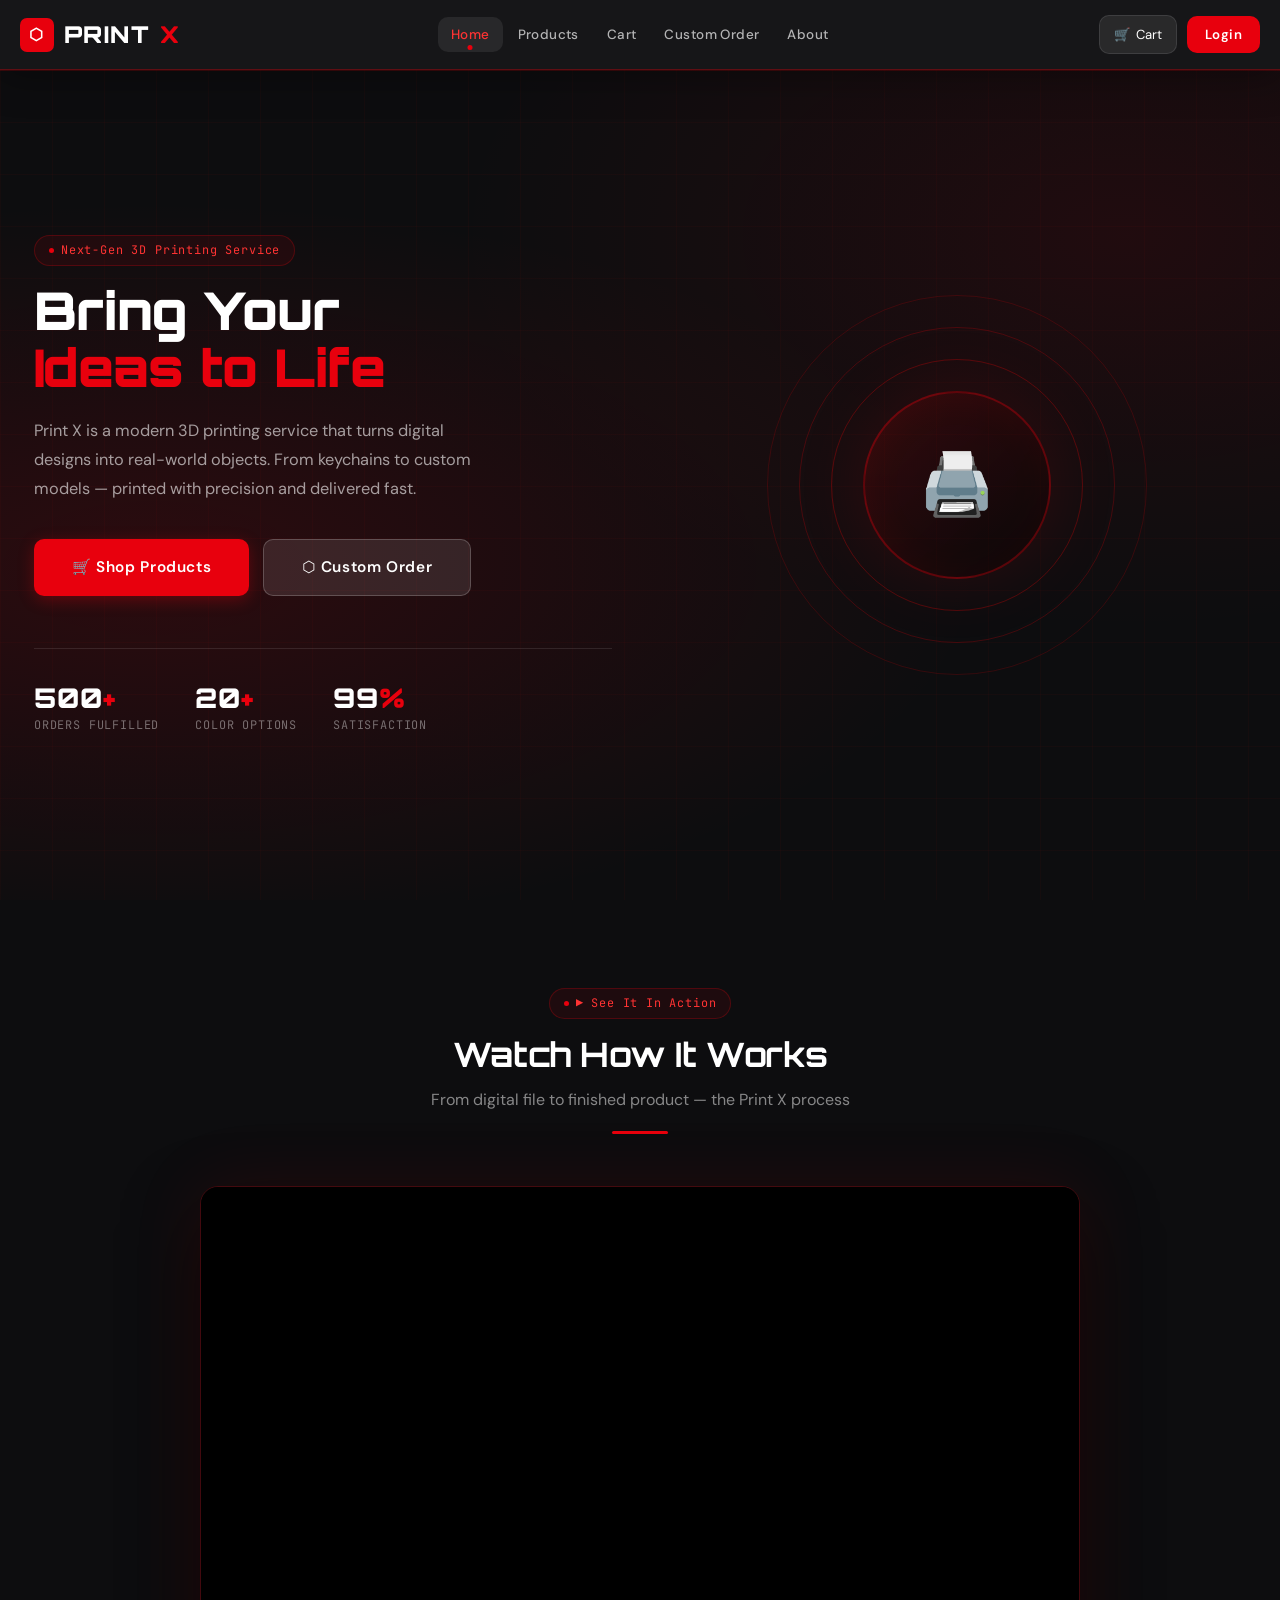
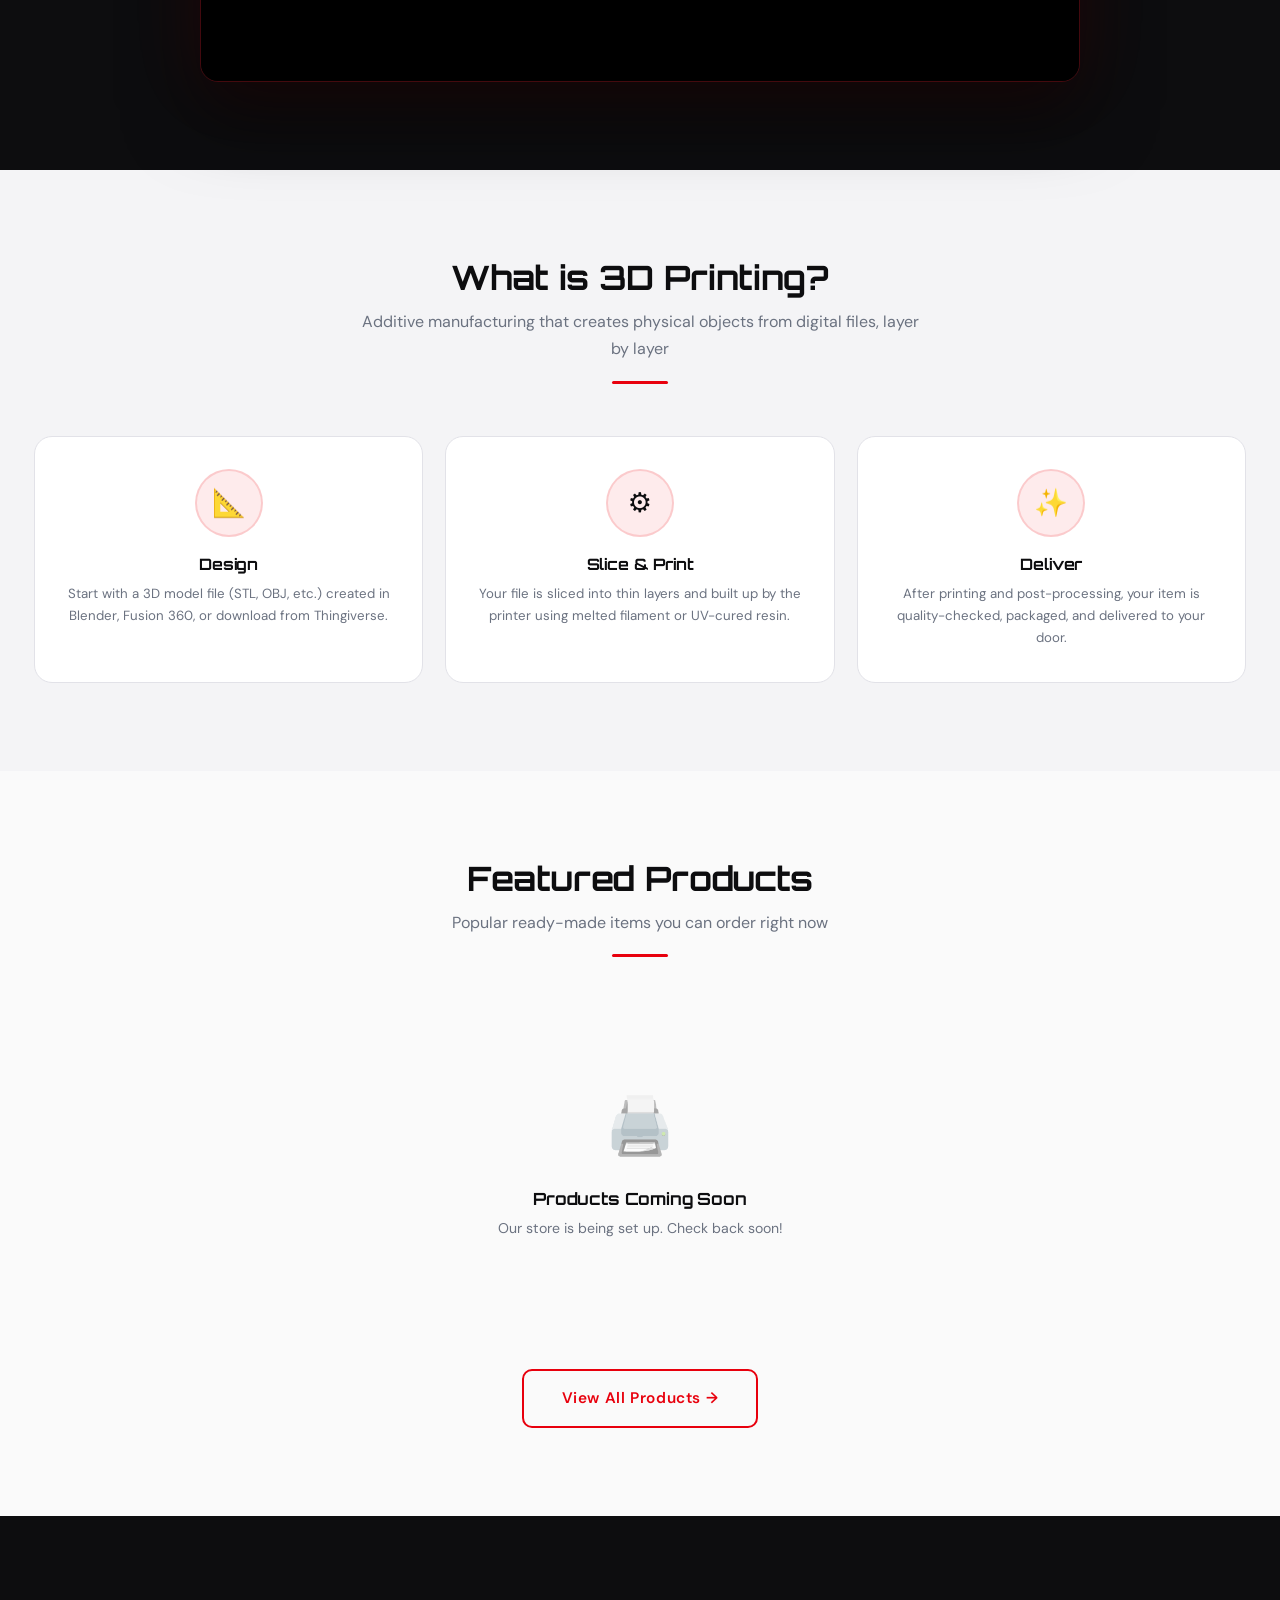
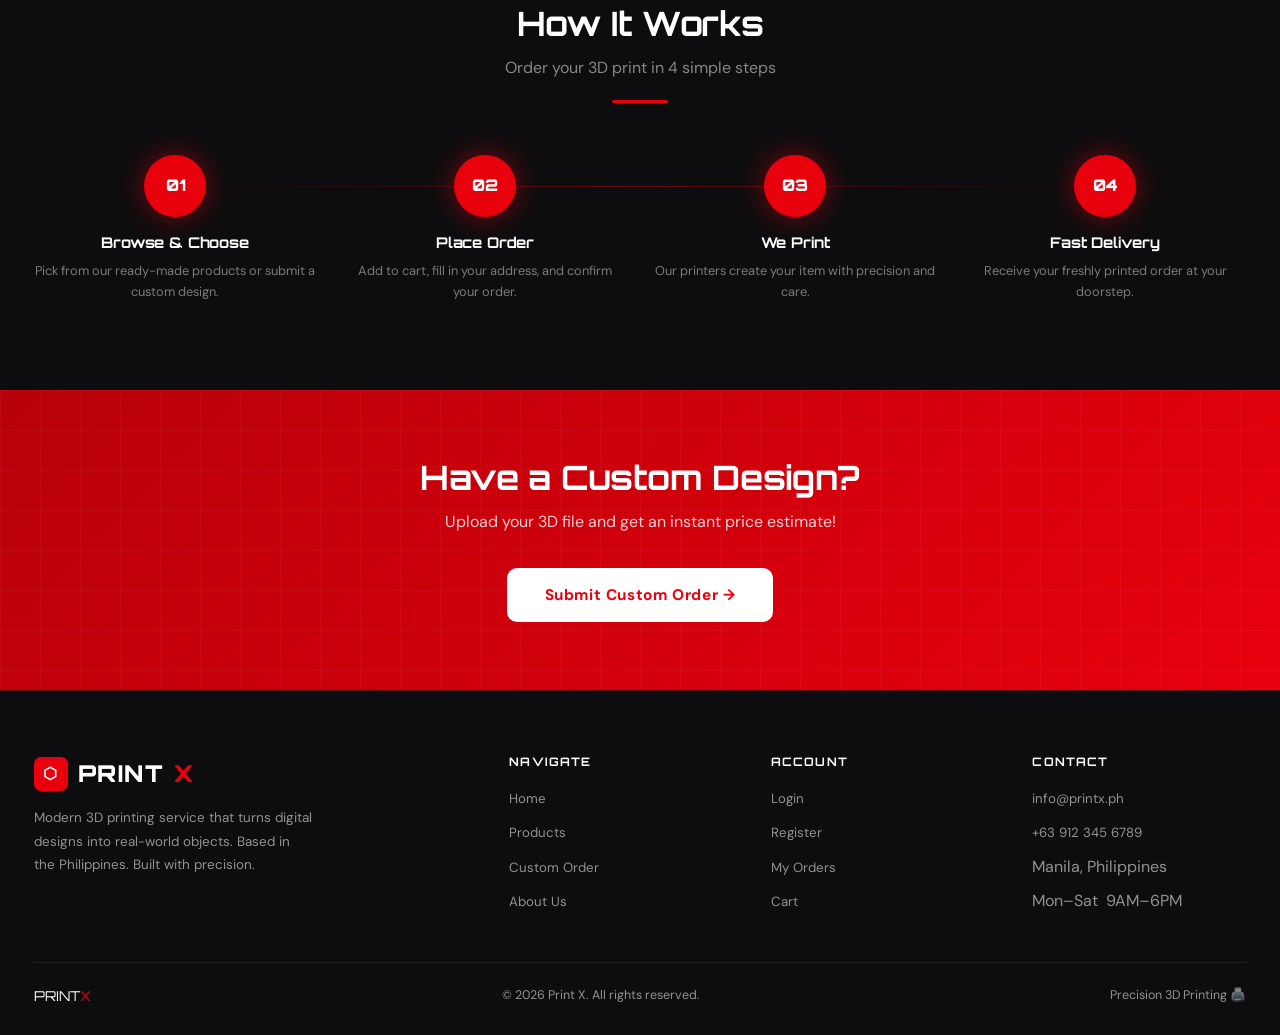
<file: docs/index.html>
<!DOCTYPE html>
<html>
<head>
  <meta charset="UTF-8">
  <meta http-equiv="refresh" content="0; url=customer/index.html">
  <script>window.location.href = 'customer/index.html';</script>
</head>
<body>
  <a href="customer/index.html">Click here if not redirected</a>
</body>
</html>
</file>
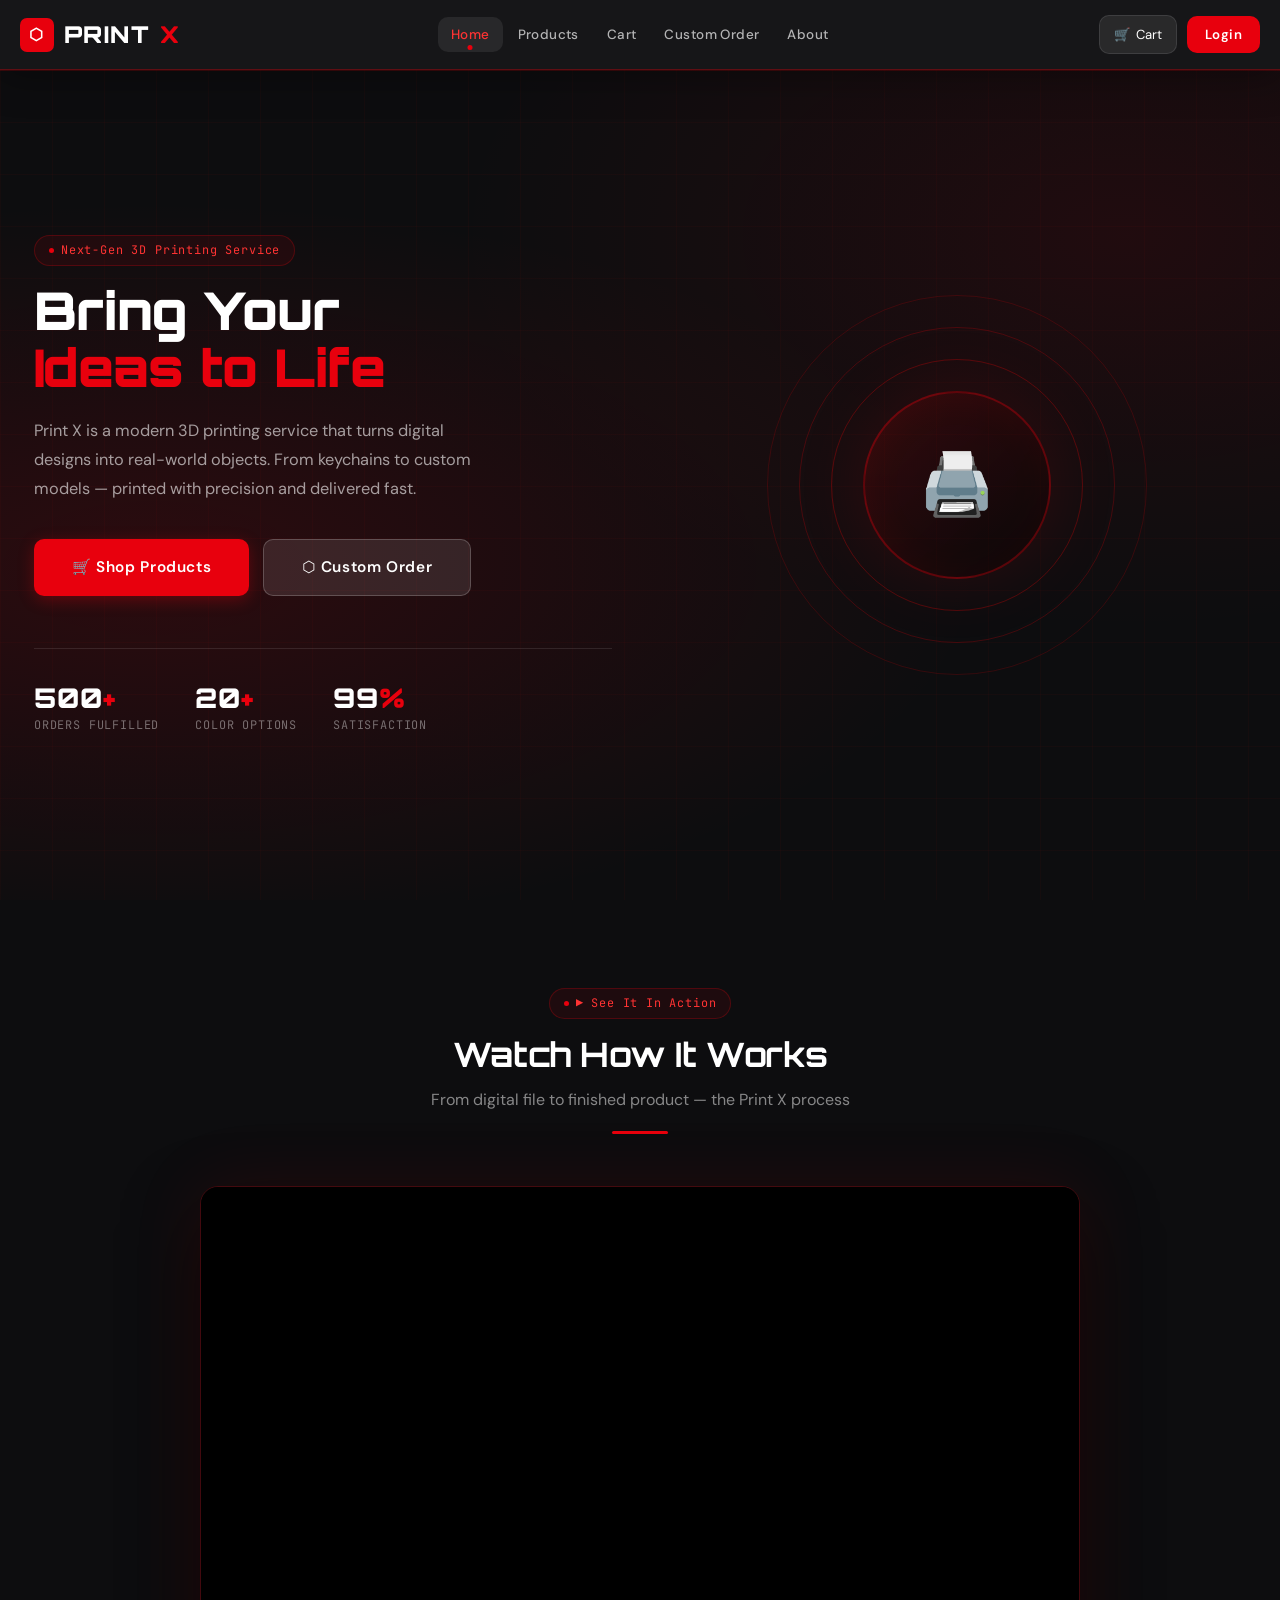
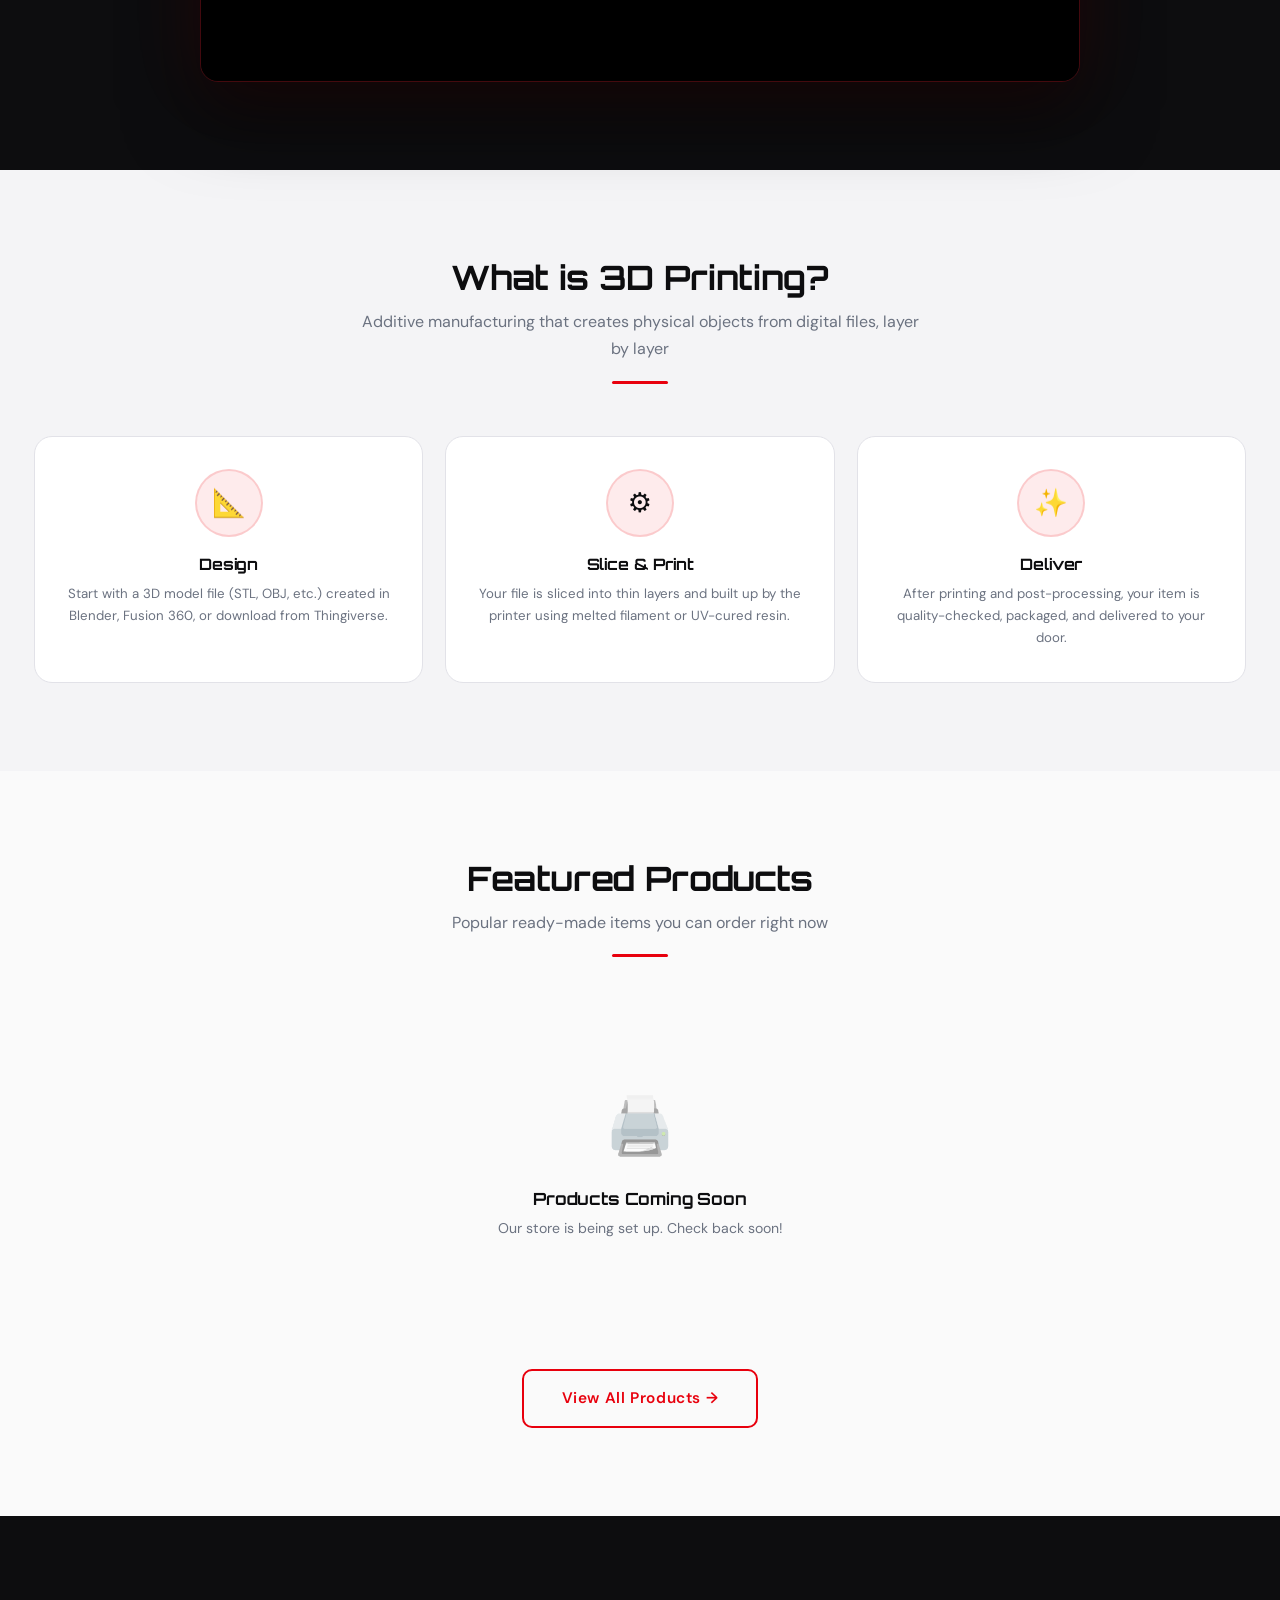
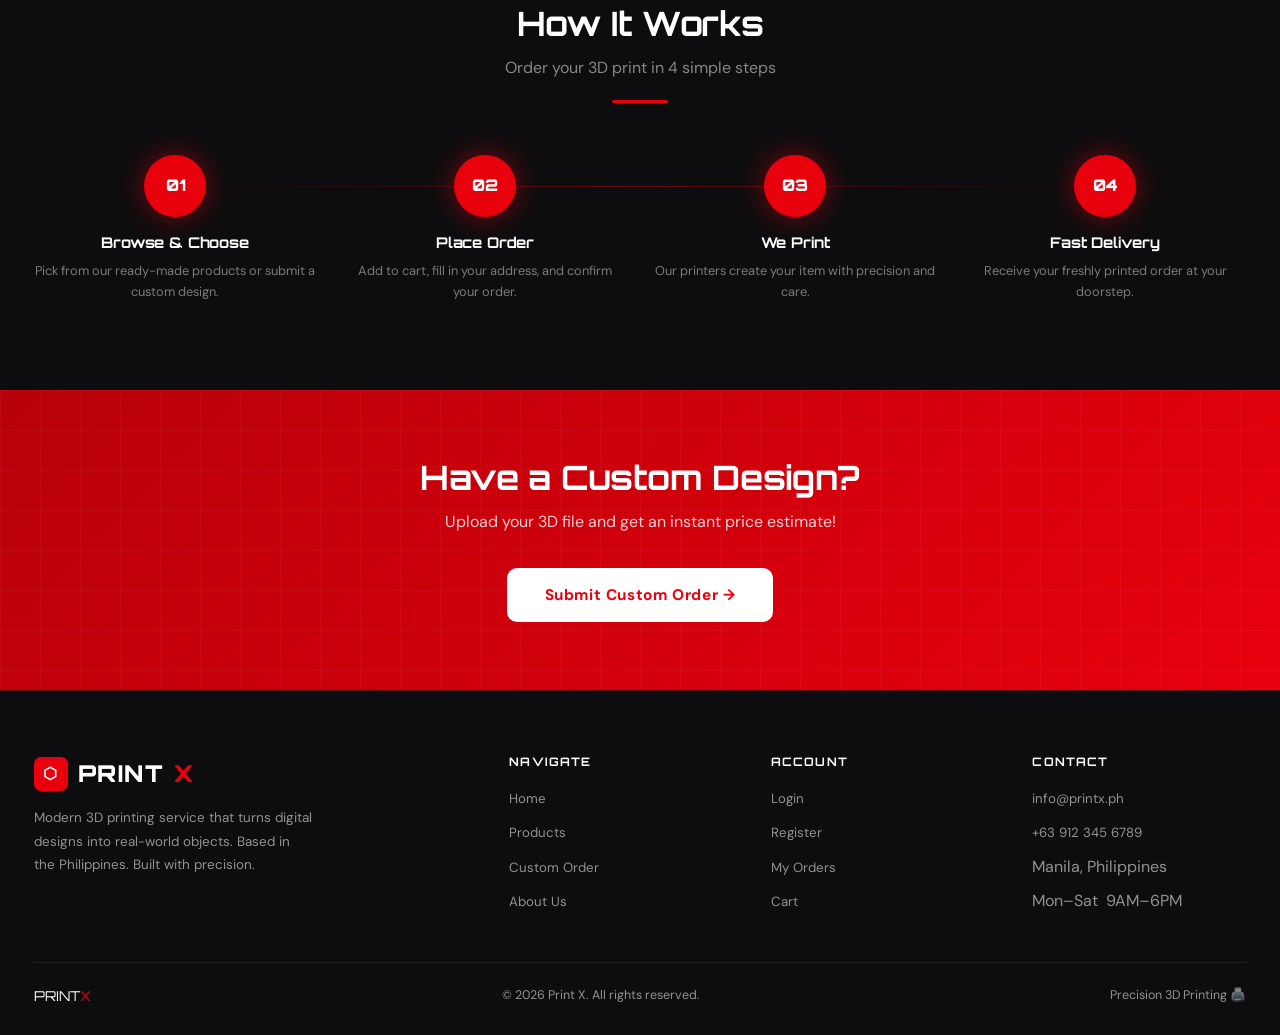
<file: docs/customer/index.html>
<!DOCTYPE html>
<html lang="en">
<head>
  <meta charset="UTF-8" />
  <meta name="viewport" content="width=device-width, initial-scale=1.0" />
  <meta name="description" content="Print X – Modern 3D printing service in the Philippines. Custom models, keychains, prototypes and more." />
  <link rel="icon" href="../favicon.ico" type="image/x-icon">
  <title>Print X – Bring Your Ideas to Life</title>
  <link rel="stylesheet" href="../assets/css/style.css" />
  <style>
    /* ── Hero ──────────────────────────────────────── */
    .hero {
      background: var(--dark);
      min-height: calc(100vh - var(--nav-height));
      display: flex;
      align-items: center;
      position: relative;
      overflow: hidden;
    }

    .hero::before {
      content: '';
      position: absolute;
      inset: 0;
      background:
        radial-gradient(ellipse at 12% 60%, rgba(232,0,13,0.14) 0%, transparent 52%),
        radial-gradient(ellipse at 88% 20%, rgba(232,0,13,0.09) 0%, transparent 42%);
    }

    .hero-grid-overlay {
      position: absolute;
      inset: 0;
      background-image:
        linear-gradient(rgba(232,0,13,0.035) 1px, transparent 1px),
        linear-gradient(90deg, rgba(232,0,13,0.035) 1px, transparent 1px);
      background-size: 52px 52px;
    }

    .hero-container {
      max-width: 1260px;
      margin: 0 auto;
      padding: 64px 24px;
      width: 100%;
      display: grid;
      grid-template-columns: 1fr 1fr;
      gap: 56px;
      align-items: center;
      position: relative;
      z-index: 1;
    }

    .hero-content { animation: fadeInLeft 0.7s ease both; }

    @keyframes fadeInLeft {
      from { opacity: 0; transform: translateX(-32px); }
      to   { opacity: 1; transform: translateX(0); }
    }

    .hero h1 {
      color: var(--white);
      margin-bottom: 20px;
      line-height: 1.1;
    }

    .hero h1 .highlight { color: var(--red); }

    .hero-desc {
      color: rgba(255,255,255,0.6);
      font-size: 1.02rem;
      line-height: 1.78;
      margin-bottom: 36px;
      max-width: 460px;
    }

    .hero-actions {
      display: flex;
      gap: 14px;
      flex-wrap: wrap;
    }

    .hero-stats {
      display: flex;
      gap: 36px;
      margin-top: 52px;
      padding-top: 36px;
      border-top: 1px solid rgba(255,255,255,0.1);
      flex-wrap: wrap;
    }

    .stat-item { text-align: left; }

    .stat-number {
      font-family: var(--font-display);
      font-size: 1.7rem;
      font-weight: 900;
      color: var(--white);
      line-height: 1;
      margin-bottom: 4px;
    }

    .stat-number span { color: var(--red); }

    .stat-label {
      font-size: 0.74rem;
      color: rgba(255,255,255,0.4);
      text-transform: uppercase;
      letter-spacing: 0.07em;
      font-family: var(--font-mono);
    }

    /* ── Hero Visual ─────────────────────────────── */
    .hero-visual {
      display: flex;
      align-items: center;
      justify-content: center;
      animation: fadeInRight 0.7s ease 0.15s both;
    }

    @keyframes fadeInRight {
      from { opacity: 0; transform: translateX(32px); }
      to   { opacity: 1; transform: translateX(0); }
    }

    .hero-3d-display {
      width: 380px;
      height: 380px;
      position: relative;
      max-width: 100%;
    }

    .hero-3d-ring {
      position: absolute;
      border-radius: 50%;
      border: 1px solid rgba(232,0,13,0.18);
    }

    .ring-1 { inset: 0;    animation: rotateCW 22s linear infinite; }
    .ring-2 { inset: 32px; animation: rotateCCW 16s linear infinite; border-color: rgba(232,0,13,0.24); }
    .ring-3 { inset: 64px; animation: rotateCW 11s linear infinite;  border-color: rgba(232,0,13,0.3); }

    @keyframes rotateCW  { to { transform: rotate(360deg); } }
    @keyframes rotateCCW { to { transform: rotate(-360deg); } }

    .hero-3d-center {
      position: absolute;
      inset: 96px;
      background: linear-gradient(135deg, rgba(232,0,13,0.14), rgba(0,0,0,0.45));
      border-radius: 50%;
      display: flex;
      align-items: center;
      justify-content: center;
      border: 2px solid rgba(232,0,13,0.35);
      box-shadow: 0 0 72px rgba(232,0,13,0.12), inset 0 0 40px rgba(232,0,13,0.06);
    }

    .hero-icon {
      font-size: 3.8rem;
      animation: float 3.2s ease-in-out infinite;
    }

    @keyframes float {
      0%, 100% { transform: translateY(0); }
      50%       { transform: translateY(-14px); }
    }

    /* ── Video Section ───────────────────────────── */
    .video-section { background: var(--dark); padding: 88px 0; text-align: center; }

    .video-wrapper {
      position: relative;
      max-width: 880px;
      margin: 44px auto 0;
      border-radius: var(--radius-lg);
      overflow: hidden;
      border: 1px solid rgba(232,0,13,0.25);
      box-shadow: 0 0 72px rgba(232,0,13,0.1), 0 32px 72px rgba(0,0,0,0.55);
    }

    .video-wrapper video {
      width: 100%;
      aspect-ratio: 16 / 9;
      display: block;
      background: #000;
      object-fit: contain;
    }

    /* ── Info Section ────────────────────────────── */
    .info-section { background: var(--gray-light); padding: 88px 0; }

    .info-cards {
      display: grid;
      grid-template-columns: repeat(3, 1fr);
      gap: 22px;
    }

    .info-card {
      background: var(--white);
      border-radius: var(--radius-lg);
      padding: 32px 26px;
      text-align: center;
      border: 1px solid var(--gray-mid);
      transition: all var(--transition);
    }

    .info-card:hover {
      transform: translateY(-5px);
      box-shadow: var(--shadow-hover);
      border-color: rgba(232,0,13,0.2);
    }

    .info-icon {
      width: 68px;
      height: 68px;
      background: var(--red-subtle);
      border-radius: 50%;
      display: flex;
      align-items: center;
      justify-content: center;
      font-size: 1.7rem;
      margin: 0 auto 18px;
      border: 2px solid rgba(232,0,13,0.14);
    }

    .info-card h3 { font-size: 0.98rem; margin-bottom: 10px; color: var(--dark); }
    .info-card p  { font-size: 0.83rem; color: var(--gray-text); line-height: 1.68; }

    /* ── Process Section ─────────────────────────── */
    .process-section { background: var(--dark); padding: 88px 0; }

    .process-steps {
      display: grid;
      grid-template-columns: repeat(4, 1fr);
      gap: 28px;
      margin-top: 48px;
      position: relative;
    }

    .process-steps::before {
      content: '';
      position: absolute;
      top: 31px;
      left: calc(12.5% + 16px);
      right: calc(12.5% + 16px);
      height: 1px;
      background: linear-gradient(90deg, transparent, rgba(232,0,13,0.4), transparent);
    }

    .step { text-align: center; position: relative; }

    .step-num {
      width: 62px;
      height: 62px;
      background: var(--red);
      border-radius: 50%;
      display: flex;
      align-items: center;
      justify-content: center;
      font-family: var(--font-display);
      font-weight: 900;
      font-size: 1rem;
      color: white;
      margin: 0 auto 18px;
      position: relative;
      z-index: 1;
      box-shadow: 0 0 28px rgba(232,0,13,0.5);
    }

    .step h3 { color: white; font-size: 0.92rem; margin-bottom: 8px; }
    .step p  { color: rgba(255,255,255,0.45); font-size: 0.8rem; line-height: 1.65; }

    /* ── CTA Strip ───────────────────────────────── */
    .cta-strip {
      background: linear-gradient(135deg, var(--red-dark) 0%, var(--red) 100%);
      padding: 68px 0;
      text-align: center;
      position: relative;
      overflow: hidden;
    }

    .cta-strip::before {
      content: '';
      position: absolute;
      inset: 0;
      background-image:
        linear-gradient(rgba(255,255,255,0.04) 1px, transparent 1px),
        linear-gradient(90deg, rgba(255,255,255,0.04) 1px, transparent 1px);
      background-size: 40px 40px;
    }

    .cta-strip .container { position: relative; z-index: 1; }
    .cta-strip h2 { color: white; margin-bottom: 12px; }
    .cta-strip p  { color: rgba(255,255,255,0.82); margin-bottom: 32px; font-size: 1rem; }

    /* ── Responsive ──────────────────────────────── */
    @media (max-width: 900px) {
      .hero-container { grid-template-columns: 1fr; gap: 40px; text-align: center; padding: 48px 24px; }
      .hero-desc { margin: 0 auto 36px; }
      .hero-actions { justify-content: center; }
      .hero-stats { justify-content: center; }
      .hero-visual { display: none; }
      .info-cards { grid-template-columns: repeat(2, 1fr); }
      .process-steps { grid-template-columns: repeat(2, 1fr); }
      .process-steps::before { display: none; }
    }

    @media (max-width: 600px) {
      .hero-container { padding: 40px 16px; min-height: auto; }
      .info-cards { grid-template-columns: 1fr; }
      .hero-stats { gap: 20px; justify-content: flex-start; }
    }

    @media (max-width: 480px) {
      .hero-actions .btn-lg { padding: 13px 22px; font-size: 0.88rem; }
      .process-steps { grid-template-columns: 1fr; }
    }
  </style>
</head>
<body>
  <header class="navbar" id="navbar"></header>

  <!-- HERO -->
  <section class="hero">
    <div class="hero-grid-overlay"></div>
    <div class="hero-container">
      <div class="hero-content">
        <div class="chip">Next-Gen 3D Printing Service</div>
        <h1>
          Bring Your<br>
          <span class="highlight">Ideas to Life</span>
        </h1>
        <p class="hero-desc">
          Print X is a modern 3D printing service that turns digital designs into
          real-world objects. From keychains to custom models — printed with
          precision and delivered fast.
        </p>
        <div class="hero-actions">
          <a href="product.html" class="btn btn-primary btn-lg">🛒 Shop Products</a>
          <a href="custom.html" class="btn btn-ghost btn-lg">⬡ Custom Order</a>
        </div>
        <div class="hero-stats">
          <div class="stat-item">
            <div class="stat-number">500<span>+</span></div>
            <div class="stat-label">Orders Fulfilled</div>
          </div>
          <div class="stat-item">
            <div class="stat-number">20<span>+</span></div>
            <div class="stat-label">Color Options</div>
          </div>
          <div class="stat-item">
            <div class="stat-number">99<span>%</span></div>
            <div class="stat-label">Satisfaction</div>
          </div>
        </div>
      </div>
      <div class="hero-visual">
        <div class="hero-3d-display">
          <div class="hero-3d-ring ring-1"></div>
          <div class="hero-3d-ring ring-2"></div>
          <div class="hero-3d-ring ring-3"></div>
          <div class="hero-3d-center">
            <div class="hero-icon">🖨️</div>
          </div>
        </div>
      </div>
    </div>
  </section>

  <!-- VIDEO SHOWCASE -->
  <section class="video-section">
    <div class="container">
      <div class="section-title">
        <div class="chip">▶ See It In Action</div>
        <h2 style="color:white">Watch How It Works</h2>
        <p style="color:rgba(255,255,255,0.5)">From digital file to finished product — the Print X process</p>
        <div class="line"></div>
      </div>
      <div class="video-wrapper">
        <video autoplay muted loop playsinline>
          <source src="vid/3d.mp4" type="video/mp4">
          Your browser does not support HTML5 video.
        </video>
      </div>
    </div>
  </section>

  <!-- WHAT IS 3D PRINTING -->
  <section class="info-section">
    <div class="container">
      <div class="section-title">
        <h2>What is 3D Printing?</h2>
        <p>Additive manufacturing that creates physical objects from digital files, layer by layer</p>
        <div class="line"></div>
      </div>
      <div class="info-cards">
        <div class="info-card">
          <div class="info-icon">📐</div>
          <h3>Design</h3>
          <p>Start with a 3D model file (STL, OBJ, etc.) created in Blender, Fusion 360, or download from Thingiverse.</p>
        </div>
        <div class="info-card">
          <div class="info-icon">⚙️</div>
          <h3>Slice & Print</h3>
          <p>Your file is sliced into thin layers and built up by the printer using melted filament or UV-cured resin.</p>
        </div>
        <div class="info-card">
          <div class="info-icon">✨</div>
          <h3>Deliver</h3>
          <p>After printing and post-processing, your item is quality-checked, packaged, and delivered to your door.</p>
        </div>
      </div>
    </div>
  </section>

  <!-- FEATURED PRODUCTS -->
  <section class="section" style="background:var(--off-white)">
    <div class="container">
      <div class="section-title">
        <h2>Featured Products</h2>
        <p>Popular ready-made items you can order right now</p>
        <div class="line"></div>
      </div>
      <div class="products-grid" id="featured-products">
        <div class="loading-wrap">
          <div class="spinner"></div>
          <span>Loading products…</span>
        </div>
      </div>
      <div class="text-center mt-32">
        <a href="product.html" class="btn btn-outline btn-lg">View All Products →</a>
      </div>
    </div>
  </section>

  <!-- HOW IT WORKS -->
  <section class="process-section">
    <div class="container">
      <div class="section-title">
        <h2 style="color:white">How It Works</h2>
        <p style="color:rgba(255,255,255,0.5)">Order your 3D print in 4 simple steps</p>
        <div class="line"></div>
      </div>
      <div class="process-steps">
        <div class="step">
          <div class="step-num">01</div>
          <h3>Browse & Choose</h3>
          <p>Pick from our ready-made products or submit a custom design.</p>
        </div>
        <div class="step">
          <div class="step-num">02</div>
          <h3>Place Order</h3>
          <p>Add to cart, fill in your address, and confirm your order.</p>
        </div>
        <div class="step">
          <div class="step-num">03</div>
          <h3>We Print</h3>
          <p>Our printers create your item with precision and care.</p>
        </div>
        <div class="step">
          <div class="step-num">04</div>
          <h3>Fast Delivery</h3>
          <p>Receive your freshly printed order at your doorstep.</p>
        </div>
      </div>
    </div>
  </section>

  <!-- CTA -->
  <section class="cta-strip">
    <div class="container">
      <h2>Have a Custom Design?</h2>
      <p>Upload your 3D file and get an instant price estimate!</p>
      <a href="custom.html" class="btn btn-white btn-lg">Submit Custom Order →</a>
    </div>
  </section>

  <footer class="footer" id="footer"></footer>
  <div class="toast-container"></div>

  <script src="../assets/js/script.js"></script>
  <script>
    async function loadFeaturedProducts() {
      const grid = document.getElementById('featured-products');
      try {
        const res = await apiFetch('/products/');
        if (!res.ok) {
          grid.innerHTML = '<div class="empty-state"><div class="icon">🖨️</div><h3>Products Coming Soon</h3><p>Our store is being set up. Check back soon!</p></div>';
          return;
        }
        const products = (res.data.products || []).slice(0, 3);
        if (products.length === 0) {
          grid.innerHTML = '<div class="empty-state"><div class="icon">📦</div><h3>No Products Yet</h3><p>Check back soon for our latest prints!</p></div>';
          return;
        }
        grid.innerHTML = products.map(p => {
          const img = p.image
            ? `<img src="${p.image}" alt="${p.name}" class="product-card-image" loading="lazy" onerror="this.style.display='none';this.nextElementSibling.style.display='flex'">`
            : '';
          return `
            <div class="product-card">
              ${img}
              <div class="product-card-image-placeholder" style="${p.image ? 'display:none' : ''}">🖨️</div>
              <div class="product-card-body">
                <div class="product-card-name">${p.name}</div>
                <div class="product-card-desc">${p.description || ''}</div>
                <div class="product-card-footer">
                  <span class="product-price">${formatPrice(p.price)}</span>
                  <button class="btn btn-primary btn-sm" onclick="addToCart(${p.id}, '${(p.name || '').replace(/'/g, "\\'")}')">
                    Add to Cart
                  </button>
                </div>
              </div>
            </div>`;
        }).join('');
      } catch (e) {
        grid.innerHTML = '<div class="empty-state"><div class="icon">🖨️</div><h3>Products Coming Soon</h3><p>Our store is being set up!</p></div>';
      }
    }

    loadFeaturedProducts();
  </script>
</body>
</html>
</file>
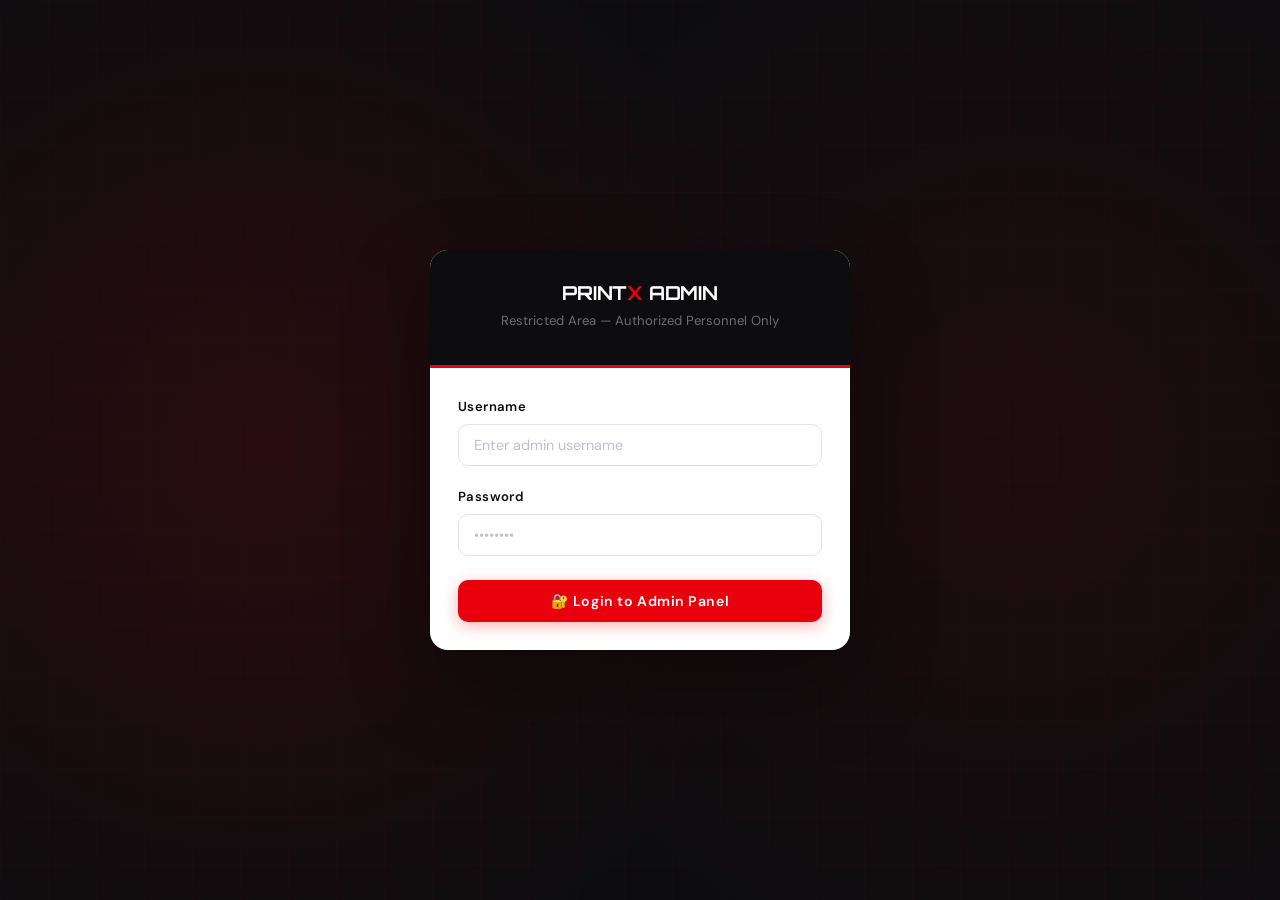
<file: docs/admin/admin.html>
<!DOCTYPE html>
<html lang="en">
<head>
  <meta charset="UTF-8" />
  <meta name="viewport" content="width=device-width, initial-scale=1.0" />
  <title>Admin Panel – Print X</title>
  <link rel="stylesheet" href="../assets/css/style.css" />
  <style>
    body { background: #f0f2f5; margin: 0; }

    /* ── Admin Layout ────────────────────────── */
    .admin-wrap {
      display: flex;
      min-height: 100vh;
    }

    /* ── Sidebar ─────────────────────────────── */
    .admin-sidebar {
      width: 248px;
      background: var(--dark);
      border-right: 2px solid var(--red);
      display: flex;
      flex-direction: column;
      position: fixed;
      top: 0;
      left: 0;
      bottom: 0;
      z-index: 300;
      overflow-y: auto;
      transition: transform var(--transition);
    }

    .sidebar-logo {
      padding: 26px 22px 18px;
      border-bottom: 1px solid rgba(255,255,255,0.07);
    }

    .sidebar-logo .logo-text {
      font-family: var(--font-display);
      font-size: 1.35rem;
      font-weight: 900;
      color: white;
    }

    .sidebar-logo .logo-text span { color: var(--red); }

    .sidebar-logo .admin-badge {
      font-size: 0.67rem;
      color: var(--red);
      letter-spacing: 0.1em;
      font-family: var(--font-mono);
      margin-top: 4px;
    }

    .sidebar-nav { flex: 1; padding: 12px 0; }

    .sidebar-section-label {
      padding: 10px 20px 4px;
      font-size: 0.62rem;
      letter-spacing: 0.14em;
      color: rgba(255,255,255,0.22);
      text-transform: uppercase;
      font-family: var(--font-mono);
    }

    .sidebar-item {
      display: flex;
      align-items: center;
      gap: 11px;
      padding: 11px 20px;
      color: rgba(255,255,255,0.58);
      cursor: pointer;
      transition: all var(--transition);
      font-size: 0.86rem;
      font-weight: 500;
      border-left: 3px solid transparent;
      margin: 1px 0;
    }

    .sidebar-item:hover {
      color: white;
      background: rgba(255,255,255,0.05);
    }

    .sidebar-item.active {
      color: white;
      background: rgba(232,0,13,0.13);
      border-left-color: var(--red);
    }

    .sidebar-item .icon { font-size: 0.95rem; width: 20px; text-align: center; }

    .sidebar-bottom {
      padding: 14px 16px;
      border-top: 1px solid rgba(255,255,255,0.07);
    }

    /* ── Main Content ────────────────────────── */
    .admin-main {
      margin-left: 248px;
      flex: 1;
      display: flex;
      flex-direction: column;
      min-height: 100vh;
    }

    .admin-topbar {
      background: white;
      height: 62px;
      border-bottom: 1px solid var(--gray-mid);
      display: flex;
      align-items: center;
      justify-content: space-between;
      padding: 0 28px;
      position: sticky;
      top: 0;
      z-index: 100;
      box-shadow: var(--shadow-sm);
      gap: 12px;
    }

    .topbar-left {
      display: flex;
      align-items: center;
      gap: 14px;
    }

    .admin-menu-btn {
      display: none;
      background: none;
      border: 1px solid var(--gray-mid);
      border-radius: 6px;
      padding: 6px 10px;
      cursor: pointer;
      font-size: 1rem;
      color: var(--dark);
      transition: background var(--transition);
    }

    .admin-menu-btn:hover { background: var(--gray-light); }

    .admin-page-title {
      font-family: var(--font-display);
      font-size: 0.95rem;
      font-weight: 700;
      color: var(--dark);
    }

    .topbar-right {
      display: flex;
      align-items: center;
      gap: 12px;
    }

    .admin-badge-topbar {
      background: var(--red-glow);
      color: var(--red);
      padding: 4px 12px;
      border-radius: 20px;
      font-size: 0.72rem;
      font-weight: 700;
      letter-spacing: 0.06em;
      font-family: var(--font-mono);
    }

    .admin-logout-btn {
      background: transparent;
      border: 1px solid var(--gray-mid);
      padding: 6px 14px;
      border-radius: 6px;
      font-size: 0.8rem;
      cursor: pointer;
      color: var(--gray-text);
      transition: all var(--transition);
    }

    .admin-logout-btn:hover {
      background: #fee2e2;
      color: #dc2626;
      border-color: #fca5a5;
    }

    /* ── Horizontal Scroll Nav ───────────────── */
    .admin-scrollnav {
      background: white;
      border-bottom: 1px solid var(--gray-mid);
      overflow-x: auto;
      -webkit-overflow-scrolling: touch;
      scrollbar-width: thin;
      scrollbar-color: #e2e8f0 transparent;
      position: sticky;
      top: 62px;
      z-index: 99;
      box-shadow: 0 1px 0 var(--gray-mid);
    }

    .admin-scrollnav::-webkit-scrollbar { height: 3px; }
    .admin-scrollnav::-webkit-scrollbar-track { background: transparent; }
    .admin-scrollnav::-webkit-scrollbar-thumb { background: #cbd5e1; border-radius: 2px; }

    .scrollnav-inner {
      display: flex;
      padding: 0 20px;
      white-space: nowrap;
      min-width: max-content;
    }

    .scrollnav-item {
      display: inline-flex;
      align-items: center;
      gap: 7px;
      padding: 0 18px;
      height: 44px;
      font-size: 0.82rem;
      font-weight: 500;
      color: var(--gray-text);
      cursor: pointer;
      border-bottom: 2.5px solid transparent;
      transition: all var(--transition);
      user-select: none;
      flex-shrink: 0;
    }

    .scrollnav-item:hover { color: var(--dark); background: var(--gray-light); }

    .scrollnav-item.active {
      color: var(--red);
      border-bottom-color: var(--red);
      font-weight: 600;
    }

    .scrollnav-item .nav-icon { font-size: 14px; }

    .scrollnav-sep {
      width: 1px;
      background: var(--gray-mid);
      margin: 10px 0;
      flex-shrink: 0;
    }

    .admin-content { padding: 28px; flex: 1; }

    /* ── Panels ──────────────────────────────── */
    .admin-panel { display: none; }
    .admin-panel.active { display: block; }

    /* ── Stats Grid ──────────────────────────── */
    .stats-grid {
      display: grid;
      grid-template-columns: repeat(5, 1fr);
      gap: 18px;
      margin-bottom: 28px;
    }

    .stat-card {
      background: white;
      border-radius: var(--radius-lg);
      padding: 22px 20px;
      border: 1px solid var(--gray-mid);
      border-top: 4px solid var(--red);
      box-shadow: var(--shadow);
    }

    .stat-card .label {
      font-size: 0.68rem;
      text-transform: uppercase;
      letter-spacing: 0.09em;
      color: var(--gray-text);
      font-weight: 700;
      margin-bottom: 8px;
      font-family: var(--font-mono);
    }

    .stat-card .value {
      font-family: var(--font-display);
      font-size: 1.5rem;
      font-weight: 900;
      color: var(--dark);
      line-height: 1.1;
    }

    .stat-card .sub {
      font-size: 0.72rem;
      color: var(--gray-text);
      margin-top: 4px;
    }

    /* ── Admin Table ─────────────────────────── */
    .admin-table-wrap {
      background: white;
      border-radius: var(--radius-lg);
      border: 1px solid var(--gray-mid);
      box-shadow: var(--shadow);
      margin-bottom: 24px;
    }

    .admin-table-header {
      display: flex;
      align-items: center;
      justify-content: space-between;
      padding: 18px 22px;
      border-bottom: 1px solid var(--gray-mid);
      flex-wrap: wrap;
      gap: 10px;
    }

    .admin-table-header h3 {
      font-family: var(--font-display);
      font-size: 0.9rem;
    }

    .table-wrap {
      overflow-x: auto;
    }

    /* ── Product Form ────────────────────────── */
    .product-form-wrap {
      background: white;
      border-radius: var(--radius-lg);
      border: 1px solid var(--gray-mid);
      padding: 26px;
      margin-bottom: 24px;
      box-shadow: var(--shadow);
    }

    .product-form-wrap h3 {
      font-family: var(--font-display);
      font-size: 0.9rem;
      margin-bottom: 18px;
    }

    .form-row-3 {
      display: grid;
      grid-template-columns: 1fr 1fr 1fr;
      gap: 14px;
    }

    .img-preview {
      width: 76px;
      height: 76px;
      border-radius: var(--radius);
      object-fit: cover;
      border: 2px solid var(--gray-mid);
      margin-top: 8px;
      display: none;
    }

    /* ── Action Buttons ──────────────────────── */
    .action-btns {
      display: flex;
      gap: 5px;
      flex-wrap: wrap;
      align-items: center;
    }

    .btn-edit   { background:#dbeafe;color:#1d4ed8;font-size:0.74rem;padding:4px 10px;border-radius:4px;cursor:pointer;border:none;transition:background var(--transition); }
    .btn-del    { background:#fee2e2;color:#dc2626;font-size:0.74rem;padding:4px 10px;border-radius:4px;cursor:pointer;border:none;transition:background var(--transition); }
    .btn-cancel { background:#fef3c7;color:#92400e;font-size:0.74rem;padding:4px 10px;border-radius:4px;cursor:pointer;border:none;transition:background var(--transition); }
    .btn-dl     { background:#d1fae5;color:#065f46;font-size:0.74rem;padding:4px 10px;border-radius:4px;cursor:pointer;border:none;transition:background var(--transition); }

    .btn-edit:hover   { background:#bfdbfe; }
    .btn-del:hover    { background:#fecaca; }
    .btn-cancel:hover { background:#fde68a; }
    .btn-dl:hover     { background:#a7f3d0; }

    /* ── Status Select ───────────────────────── */
    .status-select {
      font-size: 0.74rem;
      padding: 4px 7px;
      border-radius: 4px;
      border: 1px solid var(--gray-mid);
      background: white;
      cursor: pointer;
      color: var(--dark);
      transition: border-color var(--transition);
      max-width: 130px;
    }

    .status-select:focus { outline: none; border-color: var(--red); }

    /* ── Admin Login Screen ──────────────────── */
    .admin-login-screen {
      min-height: 100vh;
      background: var(--dark);
      display: flex;
      align-items: center;
      justify-content: center;
      padding: 24px;
      position: relative;
      overflow: hidden;
    }

    .admin-login-screen::before {
      content: '';
      position: absolute;
      inset: 0;
      background:
        radial-gradient(circle at 20% 50%, rgba(232,0,13,0.12) 0%, transparent 50%),
        radial-gradient(circle at 80% 50%, rgba(232,0,13,0.08) 0%, transparent 50%);
    }

    .admin-login-screen::after {
      content: '';
      position: absolute;
      inset: 0;
      background-image:
        linear-gradient(rgba(232,0,13,0.025) 1px, transparent 1px),
        linear-gradient(90deg, rgba(232,0,13,0.025) 1px, transparent 1px);
      background-size: 48px 48px;
    }

    .admin-login-card {
      background: white;
      border-radius: var(--radius-lg);
      width: 100%;
      max-width: 420px;
      overflow: hidden;
      box-shadow: 0 32px 80px rgba(0,0,0,0.4);
      position: relative;
      z-index: 1;
    }

    .admin-login-head {
      background: var(--dark);
      padding: 32px;
      text-align: center;
      border-bottom: 3px solid var(--red);
    }

    .admin-login-head h2 {
      color: white;
      font-size: 1.2rem;
      margin-bottom: 6px;
    }

    .admin-login-head p {
      color: rgba(255,255,255,0.4);
      font-size: 0.82rem;
    }

    .admin-login-body { padding: 28px; }

    .error-msg {
      background: #fee2e2;
      color: #991b1b;
      padding: 10px 14px;
      border-radius: var(--radius);
      font-size: 0.84rem;
      margin-bottom: 16px;
      border-left: 3px solid var(--red);
      display: none;
    }

    /* ── Dashboard split ─────────────────────── */
    .dash-split {
      display: grid;
      grid-template-columns: 1fr 1fr;
      gap: 22px;
    }

    /* ── Sidebar overlay (mobile) ────────────── */
    .sidebar-overlay {
      display: none;
      position: fixed;
      inset: 0;
      background: rgba(0,0,0,0.55);
      z-index: 299;
    }

    .sidebar-overlay.show { display: block; }

    /* ── Responsive ──────────────────────────── */
    @media (max-width: 1200px) { .stats-grid { grid-template-columns: repeat(3, 1fr); } }
    @media (max-width: 900px)  { .stats-grid { grid-template-columns: repeat(2, 1fr); } .dash-split { grid-template-columns: 1fr; } }
    @media (max-width: 700px)  { .form-row-3 { grid-template-columns: 1fr; } }

    @media (max-width: 860px) {
      .admin-sidebar {
        transform: translateX(-100%);
      }
      .admin-sidebar.open {
        transform: translateX(0);
        box-shadow: 4px 0 32px rgba(0,0,0,0.4);
      }
      .admin-main { margin-left: 0; }
      .admin-menu-btn { display: flex; }
      .admin-content { padding: 18px 14px; }
      .stats-grid { grid-template-columns: 1fr 1fr; gap: 12px; }
      .stat-card { padding: 16px 14px; }
      .stat-card .value { font-size: 1.2rem; }
      .admin-scrollnav { top: 62px; }
    }

    @media (max-width: 480px) {
      .stats-grid { grid-template-columns: 1fr; }
      .admin-topbar { padding: 0 14px; }
      .admin-badge-topbar { display: none; }
      .scrollnav-item { padding: 0 12px; font-size: 0.78rem; }
    }
  </style>
</head>
<body>

<!-- ═══ LOGIN SCREEN ═══ -->
<div id="adminLoginScreen">
  <div class="admin-login-screen">
    <div class="admin-login-card">
      <div class="admin-login-head">
        <h2>PRINT<span style="color:var(--red)">X</span> ADMIN</h2>
        <p>Restricted Area — Authorized Personnel Only</p>
      </div>
      <div class="admin-login-body">
        <div id="adminLoginError" class="error-msg"></div>
        <div class="form-group">
          <label>Username</label>
          <input type="text" class="form-control" id="adminUser" placeholder="Enter admin username" autocomplete="username">
        </div>
        <div class="form-group">
          <label>Password</label>
          <input type="password" class="form-control" id="adminPass" placeholder="••••••••"
            autocomplete="current-password" onkeydown="if(event.key==='Enter')doAdminLogin()">
        </div>
        <button class="btn btn-primary btn-full" id="adminLoginBtn" onclick="doAdminLogin()" style="margin-top:4px">
          🔐 Login to Admin Panel
        </button>

      </div>
    </div>
  </div>
</div>

<!-- ═══ DASHBOARD ═══ -->
<div id="adminDashboard" style="display:none">

  <!-- Mobile overlay -->
  <div class="sidebar-overlay" id="sidebarOverlay" onclick="closeSidebar()"></div>

  <div class="admin-wrap">

    <!-- SIDEBAR -->
    <aside class="admin-sidebar" id="adminSidebar">
      <div class="sidebar-logo">
        <div class="logo-text">PRINT<span>X</span></div>
        <div class="admin-badge">▲ ADMIN PANEL</div>
      </div>
      <nav class="sidebar-nav">
        <div class="sidebar-section-label">Overview</div>
        <div class="sidebar-item active" onclick="showPanel('dashboard',this);return false;">
          <span class="icon">📊</span> Dashboard
        </div>
        <div class="sidebar-section-label">Catalog</div>
        <div class="sidebar-item" onclick="showPanel('products',this);return false;">
          <span class="icon">📦</span> Products
        </div>
        <div class="sidebar-section-label">Orders</div>
        <div class="sidebar-item" onclick="showPanel('orders',this);return false;">
          <span class="icon">🛒</span> All Orders
        </div>
        <div class="sidebar-item" onclick="showPanel('custom',this);return false;">
          <span class="icon">⬡</span> Custom Requests
        </div>
        <div class="sidebar-section-label">Users</div>
        <div class="sidebar-item" onclick="showPanel('users',this);return false;">
          <span class="icon">👥</span> All Users
        </div>
      </nav>
      <div class="sidebar-bottom">
        <div style="color:rgba(255,255,255,0.38);font-size:0.72rem;margin-bottom:10px">
          Logged in as <span style="color:var(--red);font-weight:700">admin</span>
        </div>
        <a href="../customer/index.html" class="btn btn-outline btn-sm btn-full"
          style="color:rgba(255,255,255,0.55);border-color:rgba(255,255,255,0.15)">← View Store</a>
      </div>
    </aside>

    <!-- MAIN -->
    <main class="admin-main">

      <!-- TOP BAR -->
      <div class="admin-topbar">
        <div class="topbar-left">
          <button class="admin-menu-btn" onclick="toggleSidebar()" aria-label="Menu">☰</button>
          <div class="admin-page-title" id="adminPageTitle">Dashboard</div>
        </div>
        <div class="topbar-right">
          <span class="admin-badge-topbar">ADMIN</span>
          <button class="admin-logout-btn" onclick="adminLogout()">Logout</button>
        </div>
      </div>

      <!-- HORIZONTAL SCROLL NAV -->
      <div class="admin-scrollnav">
        <div class="scrollnav-inner">
          <div class="scrollnav-item active" data-panel="dashboard" onclick="showPanel('dashboard',null,this);return false;">
            <span class="nav-icon">📊</span> Dashboard
          </div>
          <div class="scrollnav-sep"></div>
          <div class="scrollnav-item" data-panel="products" onclick="showPanel('products',null,this);return false;">
            <span class="nav-icon">📦</span> Products
          </div>
          <div class="scrollnav-sep"></div>
          <div class="scrollnav-item" data-panel="orders" onclick="showPanel('orders',null,this);return false;">
            <span class="nav-icon">🛒</span> All Orders
          </div>
          <div class="scrollnav-sep"></div>
          <div class="scrollnav-item" data-panel="custom" onclick="showPanel('custom',null,this);return false;">
            <span class="nav-icon">⬡</span> Custom Requests
          </div>
          <div class="scrollnav-sep"></div>
          <div class="scrollnav-item" data-panel="users" onclick="showPanel('users',null,this);return false;">
            <span class="nav-icon">👥</span> All Users
          </div>
        </div>
      </div>

      <div class="admin-content">

        <!-- ══ DASHBOARD ══ -->
        <div class="admin-panel active" id="panel-dashboard">
          <div class="stats-grid">
            <div class="stat-card"><div class="label">Total Orders</div><div class="value" id="stat-orders">—</div></div>
            <div class="stat-card"><div class="label">Revenue</div><div class="value" id="stat-revenue">—</div></div>
            <div class="stat-card"><div class="label">Products</div><div class="value" id="stat-products">—</div></div>
            <div class="stat-card"><div class="label">Users</div><div class="value" id="stat-users">—</div></div>
            <div class="stat-card"><div class="label">Pending Custom</div><div class="value" id="stat-custom">—</div></div>
          </div>
          <div class="dash-split">
            <div class="admin-table-wrap">
              <div class="admin-table-header">
                <h3>Recent Orders</h3>
                <button class="btn btn-outline btn-sm" onclick="showPanel('orders');return false;">View All</button>
              </div>
              <div class="table-wrap">
                <table>
                  <thead><tr><th>#</th><th>Customer</th><th>Total</th><th>Status</th></tr></thead>
                  <tbody id="dashRecentOrders">
                    <tr><td colspan="4" class="text-center text-gray" style="padding:24px">Loading…</td></tr>
                  </tbody>
                </table>
              </div>
            </div>
            <div class="admin-table-wrap">
              <div class="admin-table-header">
                <h3>Custom Requests</h3>
                <button class="btn btn-outline btn-sm" onclick="showPanel('custom');return false;">View All</button>
              </div>
              <div class="table-wrap">
                <table>
                  <thead><tr><th>#</th><th>User</th><th>File</th><th>Status</th></tr></thead>
                  <tbody id="dashCustom">
                    <tr><td colspan="4" class="text-center text-gray" style="padding:24px">Loading…</td></tr>
                  </tbody>
                </table>
              </div>
            </div>
          </div>
        </div>

        <!-- ══ PRODUCTS ══ -->
        <div class="admin-panel" id="panel-products">
          <div class="product-form-wrap">
            <h3 id="productFormTitle">➕ Add New Product</h3>
            <input type="hidden" id="editProductId">
            <div class="form-row-3">
              <div class="form-group">
                <label>Product Name <span style="color:var(--red)">*</span></label>
                <input type="text" class="form-control" id="prodName" placeholder="e.g. 3D Keychain">
              </div>
              <div class="form-group">
                <label>Price (₱) <span style="color:var(--red)">*</span></label>
                <input type="number" class="form-control" id="prodPrice" placeholder="0.00" min="0" step="0.01">
              </div>
              <div class="form-group">
                <label>Stock</label>
                <input type="number" class="form-control" id="prodStock" placeholder="100" min="0">
              </div>
            </div>
            <div class="form-group">
              <label>Description <span style="color:var(--red)">*</span></label>
              <textarea class="form-control" id="prodDesc" rows="2" placeholder="Product description…"></textarea>
            </div>
            <div class="form-group">
              <label>Image URL</label>
              <input type="url" class="form-control" id="prodImage" placeholder="https://…/image.jpg" oninput="previewImage(this.value)">
              <img id="prodImagePreview" class="img-preview" alt="Preview">
            </div>
            <div style="display:flex;gap:10px;flex-wrap:wrap">
              <button class="btn btn-primary" id="saveProductBtn" onclick="saveProduct();return false;">Save Product</button>
              <button class="btn btn-outline" onclick="resetProductForm();return false;">Cancel</button>
            </div>
          </div>
          <div class="admin-table-wrap">
            <div class="admin-table-header">
              <h3>All Products</h3>
              <span id="productsTableCount" class="text-gray text-sm"></span>
            </div>
            <div class="table-wrap">
              <table>
                <thead><tr><th>ID</th><th>Image</th><th>Name</th><th>Price</th><th>Stock</th><th>Actions</th></tr></thead>
                <tbody id="productsTable">
                  <tr><td colspan="6" class="text-center text-gray" style="padding:24px">Loading…</td></tr>
                </tbody>
              </table>
            </div>
          </div>
        </div>

        <!-- ══ ORDERS ══ -->
        <div class="admin-panel" id="panel-orders">
          <div class="admin-table-wrap">
            <div class="admin-table-header">
              <h3>All Orders</h3>
              <span id="ordersTableCount" class="text-gray text-sm"></span>
            </div>
            <div class="table-wrap">
              <table>
                <thead>
                  <tr>
                    <th>#</th><th>Customer</th><th>Email</th><th>Items</th>
                    <th>Total</th><th>Payment</th><th>Date</th><th>Status</th><th>Actions</th>
                  </tr>
                </thead>
                <tbody id="ordersTable">
                  <tr><td colspan="9" class="text-center text-gray" style="padding:24px">Loading…</td></tr>
                </tbody>
              </table>
            </div>
          </div>
        </div>

        <!-- ══ CUSTOM REQUESTS ══ -->
        <div class="admin-panel" id="panel-custom">
          <div class="admin-table-wrap">
            <div class="admin-table-header">
              <h3>Custom Print Requests</h3>
              <span id="customTableCount" class="text-gray text-sm"></span>
            </div>
            <div class="table-wrap">
              <table>
                <thead>
                  <tr>
                    <th>#</th><th>Customer</th><th>File</th><th>Material</th>
                    <th>Color</th><th>Qty</th><th>Est. Price</th><th>Date</th>
                    <th>Status</th><th>Actions</th>
                  </tr>
                </thead>
                <tbody id="customTable">
                  <tr><td colspan="10" class="text-center text-gray" style="padding:24px">Loading…</td></tr>
                </tbody>
              </table>
            </div>
          </div>
        </div>

        <!-- ══ USERS ══ -->
        <div class="admin-panel" id="panel-users">
          <div class="admin-table-wrap">
            <div class="admin-table-header">
              <h3>Registered Users</h3>
              <span id="usersTableCount" class="text-gray text-sm"></span>
            </div>
            <div class="table-wrap">
              <table>
                <thead><tr><th>#</th><th>Username</th><th>Full Name</th><th>Email</th><th>Joined</th></tr></thead>
                <tbody id="usersTable">
                  <tr><td colspan="5" class="text-center text-gray" style="padding:24px">Loading…</td></tr>
                </tbody>
              </table>
            </div>
          </div>
        </div>

      </div><!-- /admin-content -->
    </main>
  </div>
</div>

<!-- Cancel Modal -->
<div class="modal-overlay hidden" id="cancelModal">
  <div class="modal" style="max-width:460px">
    <div class="modal-title">
      Cancel Custom Request
      <button class="modal-close" onclick="hideModal('cancelModal')">✕</button>
    </div>
    <p style="color:var(--gray-text);font-size:0.87rem;margin-bottom:18px">
      Provide a reason for cancelling. The customer will be notified.
    </p>
    <input type="hidden" id="cancelRequestId">
    <div class="form-group">
      <label>Cancellation Reason <span style="color:var(--red)">*</span></label>
      <textarea class="form-control" id="cancelReason" rows="3"
        placeholder="e.g. File is corrupted, unsupported geometry…"></textarea>
    </div>
    <div style="display:flex;gap:10px">
      <button class="btn btn-primary" onclick="confirmCancelRequest();return false;" style="flex:1">Confirm Cancel</button>
      <button class="btn btn-outline" onclick="hideModal('cancelModal');return false;" style="flex:1">Go Back</button>
    </div>
  </div>
</div>

<div class="toast-container"></div>
<script src="../assets/js/script.js"></script>
<script>
/* Override Auth object to use separate localStorage for admin */
const Auth = {
  getAccess()  { return localStorage.getItem('px_admin_access'); },
  getRefresh() { return localStorage.getItem('px_admin_refresh'); },
  getUser() {
    try { return JSON.parse(localStorage.getItem('px_admin_user')) || null; }
    catch { return null; }
  },
  isLoggedIn() { return !!this.getAccess() && !this.getUser()?.is_admin; },
  isAdmin()    { return !!this.getAccess() && !!this.getUser()?.is_admin; },
  isAnyUser()  { return !!this.getAccess(); },
  setSession(access, refresh, user) {
    localStorage.setItem('px_admin_access', access);
    localStorage.setItem('px_admin_refresh', refresh);
    localStorage.setItem('px_admin_user', JSON.stringify(user));
  },
  clearSession() {
    localStorage.removeItem('px_admin_access');
    localStorage.removeItem('px_admin_refresh');
    localStorage.removeItem('px_admin_user');
  },
  logout() { this.clearSession(); },
};

  async function apiFetch(endpoint, options = {}, isFormData = false, _retry = false) {
  const token = Auth.getAccess(); // uses px_admin_access
  const headers = {
    ...(token ? { Authorization: `Bearer ${token}` } : {}),
    ...options.headers,
  };
  if (!isFormData) headers['Content-Type'] = 'application/json';

  try {
    const res = await fetch(`https://print-x-backend.onrender.com/api${endpoint}`, { ...options, headers });

    if (res.status === 401 && !_retry) {
      const refresh = Auth.getRefresh();
      if (refresh) {
        const r = await fetch('https://print-x-backend.onrender.com/api/token/refresh/', {
          method: 'POST',
          headers: { 'Content-Type': 'application/json' },
          body: JSON.stringify({ refresh }),
        });
        if (r.ok) {
          const d = await r.json();
          localStorage.setItem('px_admin_access', d.access);
          return apiFetch(endpoint, options, isFormData, true);
        }
      }
      Auth.clearSession();
      location.reload();
      return { ok: false, status: 401, data: {} };
    }

    const contentType = res.headers.get('content-type') || '';
    const data = contentType.includes('application/json') ? await res.json() : await res.text();
    return { ok: res.ok, status: res.status, data };
  } catch (err) {
    console.error('apiFetch error:', err);
    return { ok: false, status: 0, data: { error: 'Network error.' } };
  }
}

/* ═══════════════════════════════════
   PRINT X — Admin Panel JavaScript
   ═══════════════════════════════════ */

/* ── Mobile Sidebar ─────────────── */
function toggleSidebar() {
  var sb  = document.getElementById('adminSidebar');
  var ov  = document.getElementById('sidebarOverlay');
  sb.classList.toggle('open');
  ov.classList.toggle('show');
}
function closeSidebar() {
  document.getElementById('adminSidebar').classList.remove('open');
  document.getElementById('sidebarOverlay').classList.remove('show');
}

/* ── Admin Login ─────────────────── */
async function doAdminLogin() {
  var user  = document.getElementById('adminUser').value.trim();
  var pass  = document.getElementById('adminPass').value;
  var errEl = document.getElementById('adminLoginError');

  var btn = document.getElementById('adminLoginBtn');
  btn.disabled    = true;
  btn.textContent = 'Logging in…';
  errEl.style.display = 'none';

  var res = await apiFetch('/login/', {
    method: 'POST',
    body: JSON.stringify({ username: user, password: pass }),
  });

  if (res.ok && res.data.is_admin) {
    Auth.setSession(res.data.access, res.data.refresh, {
      ...res.data.user,
      is_admin: true,
    });
    showDashboard();
  } else if (res.ok && !res.data.is_admin) {
    errEl.textContent = 'This account does not have admin access.';
    errEl.style.display = 'block';
    btn.disabled    = false;
    btn.textContent = '🔐 Login to Admin Panel';
  } else {
    errEl.textContent = (res.data && res.data.error) || 'Invalid credentials.';
    errEl.style.display = 'block';
    btn.disabled    = false;
    btn.textContent = '🔐 Login to Admin Panel';
  }
}

function showDashboard() {
  document.getElementById('adminLoginScreen').style.display = 'none';
  document.getElementById('adminDashboard').style.display  = 'block';
  loadDashboard();
}

async function adminLogout() {
  if (!confirm('Are you sure you want to log out?')) return;
  const refresh = Auth.getRefresh();
  if (refresh) {
    await apiFetch('/logout/', { method: 'POST', body: JSON.stringify({ refresh }) }).catch(() => {});
  }
  Auth.clearSession();
  document.getElementById('adminDashboard').style.display  = 'none';
  document.getElementById('adminLoginScreen').style.display = 'block';
}

/* Auto-login if session exists */
if (Auth.isAdmin()) showDashboard();

/* ── Panel Navigation ────────────── */
var panelTitles = {
  dashboard: 'Dashboard',
  products:  'Products',
  orders:    'All Orders',
  custom:    'Custom Requests',
  users:     'All Users',
};

function showPanel(name, sidebarEl, scrollEl) {
  // Prevent any default navigation
  if (window.event) {
    window.event.preventDefault();
    window.event.stopPropagation();
  }
  
  document.querySelectorAll('.admin-panel').forEach(function(p) { p.classList.remove('active'); });
  document.querySelectorAll('.sidebar-item').forEach(function(i) { i.classList.remove('active'); });
  document.querySelectorAll('.scrollnav-item').forEach(function(i) { i.classList.remove('active'); });

  var panel = document.getElementById('panel-' + name);
  if (panel) panel.classList.add('active');
  document.getElementById('adminPageTitle').textContent = panelTitles[name] || name;

  /* Sync sidebar */
  if (sidebarEl) {
    sidebarEl.classList.add('active');
  } else {
    var matchSidebar = document.querySelector('.sidebar-item[onclick*="\''+name+'\'"]');
    if (matchSidebar) matchSidebar.classList.add('active');
  }

  /* Sync scroll nav */
  if (scrollEl) {
    scrollEl.classList.add('active');
    scrollEl.scrollIntoView({ behavior: 'smooth', block: 'nearest', inline: 'center' });
  } else {
    var matchScroll = document.querySelector('.scrollnav-item[data-panel="' + name + '"]');
    if (matchScroll) {
      matchScroll.classList.add('active');
      matchScroll.scrollIntoView({ behavior: 'smooth', block: 'nearest', inline: 'center' });
    }
  }

  closeSidebar();

  if (name === 'dashboard') loadDashboard();
  if (name === 'products')  loadProducts();
  if (name === 'orders')    loadOrders();
  if (name === 'custom')    loadCustom();
  if (name === 'users')     loadUsers();
  
  return false; // Prevent any navigation
}

/* ── Dashboard ───────────────────── */
async function loadDashboard() {
  var results = await Promise.all([
    apiFetch('/admin/stats/'),
    apiFetch('/admin/orders/'),
    apiFetch('/admin/custom/'),
  ]);
  var statsRes = results[0], ordersRes = results[1], customRes = results[2];

  if (statsRes.ok) {
    var s = statsRes.data;
    document.getElementById('stat-orders').textContent   = s.total_orders   || 0;
    document.getElementById('stat-revenue').textContent  = formatPrice(s.total_revenue || 0);
    document.getElementById('stat-products').textContent = s.total_products  || 0;
    document.getElementById('stat-users').textContent    = s.total_users     || 0;
    document.getElementById('stat-custom').textContent   = s.pending_custom  || 0;
  }

  if (ordersRes.ok) {
    var orders = (ordersRes.data.orders || []).slice(0, 5);
    document.getElementById('dashRecentOrders').innerHTML = orders.length
      ? orders.map(function(o) {
          return '<tr><td>#' + o.id + '</td><td><strong>' + (o.customer_name || o.username || '—') + '</strong></td><td>' + formatPrice(o.total_price) + '</td><td>' + statusBadge(o.status) + '</td></tr>';
        }).join('')
      : '<tr><td colspan="4" class="text-center text-gray" style="padding:20px">No orders yet</td></tr>';
  }

  if (customRes.ok) {
        var reqs = (customRes.data.requests || []).slice(0, 5);
        document.getElementById('dashCustom').innerHTML = reqs.length
          ? reqs.map(function(r) {
              return '<tr><td>#' + r.id + '</td><td><strong>' + (r.username || '—') + '</strong></td><td style="font-family:var(--font-mono);font-size:0.76rem">' + r.file_name + '</td><td>' + statusBadge(r.status) + '</td></tr>';
            }).join('')
          : '<tr><td colspan="4" class="text-center text-gray" style="padding:20px">No requests yet</td></tr>';
      }
}

function renderProductRow(p) {
  return '<tr id="product-row-' + p.id + '">' +
    '<td><span class="font-mono">' + p.id + '</span></td>' +
    '<td>' + (p.image ? '<img src="' + p.image + '" style="width:46px;height:46px;object-fit:cover;border-radius:6px" onerror="this.style.display=\'none\'">' : '—') + '</td>' +
    '<td><strong>' + p.name + '</strong></td>' +
    '<td style="font-family:var(--font-display);color:var(--red);font-weight:700">' + formatPrice(p.price) + '</td>' +
    '<td>' + (p.stock || 0) + '</td>' +
    '<td><div class="action-btns"><button class="btn-edit" onclick="editProduct(' + p.id + ');return false;">Edit</button><button class="btn-del" onclick="deleteProduct(' + p.id + ',\'' + (p.name || '').replace(/'/g, "\\'") + '\');return false;">Delete</button></div></td>' +
  '</tr>';
}

/* ── Products ────────────────────── */
async function loadProducts() {
  var tbody = document.getElementById('productsTable');
  var res   = await apiFetch('/products/');
  if (!res.ok) {
    tbody.innerHTML = '<tr><td colspan="6" class="text-center text-gray" style="padding:24px">Failed to load products.</td></tr>';
    return;
  }
  var products = res.data.products || [];
  document.getElementById('productsTableCount').textContent = products.length + ' products';

  tbody.innerHTML = products.length
    ? products.map(renderProductRow).join('')
    : '<tr><td colspan="6" class="text-center text-gray" style="padding:24px">No products found.</td></tr>';
}

function previewImage(url) {
  var img = document.getElementById('prodImagePreview');
  if (url) {
    img.src = url;
    img.style.display = 'block';
    img.onerror = function() { img.style.display = 'none'; };
  } else {
    img.style.display = 'none';
  }
}

async function saveProduct() {
  var id    = document.getElementById('editProductId').value;
  var name  = document.getElementById('prodName').value.trim();
  var price = document.getElementById('prodPrice').value;
  var desc  = document.getElementById('prodDesc').value.trim();
  var image = document.getElementById('prodImage').value.trim();
  var stock = document.getElementById('prodStock').value || 100;

  if (!name || !price) { Toast.error('Name and price are required.'); return; }

  var method   = id ? 'PUT'  : 'POST';
  var endpoint = id ? '/products/' + id + '/' : '/products/';

  var res = await apiFetch(endpoint, {
    method: method,
    body: JSON.stringify({ name: name, price: parseFloat(price), description: desc, image: image, stock: parseInt(stock) }),
  });

  if (res.ok) {
    Toast.success(id ? 'Product updated!' : 'Product added!');
    resetProductForm();
    var product = res.data.product;
    if (id) {
      // Update existing row
      document.getElementById('product-row-' + id).innerHTML = renderProductRow(product).replace(/<tr[^>]*>|<\/tr>/g, '');
    } else {
      // Add new row to top of table
      var tbody = document.getElementById('productsTable');
      tbody.insertAdjacentHTML('afterbegin', renderProductRow(product));
    }
  } else {
    Toast.error((res.data && res.data.error) || 'Failed to save product.');
  }
}

async function editProduct(id) {
  var res = await apiFetch('/products/' + id + '/');
  if (!res.ok) { Toast.error('Failed to load product.'); return; }
  var p = res.data.product || res.data;
  document.getElementById('editProductId').value  = p.id;
  document.getElementById('prodName').value        = p.name  || '';
  document.getElementById('prodPrice').value       = p.price || '';
  document.getElementById('prodDesc').value        = p.description || '';
  document.getElementById('prodImage').value       = p.image || '';
  document.getElementById('prodStock').value       = p.stock || '';
  document.getElementById('productFormTitle').textContent = '✏️ Edit Product #' + p.id;
  document.getElementById('saveProductBtn').textContent   = 'Update Product';
  previewImage(p.image);
  window.scrollTo({ top: 0, behavior: 'smooth' });
}

async function deleteProduct(id, name) {
  if (!confirm('Delete "' + name + '"? This cannot be undone.')) return;
  var res = await apiFetch('/products/' + id + '/', { method: 'DELETE' });
  if (res.ok) {
    Toast.success('Product deleted.');
    document.getElementById('product-row-' + id).remove();
  } else {
    Toast.error((res.data && res.data.error) || 'Failed to delete.');
  }
}

function resetProductForm() {
  document.getElementById('editProductId').value  = '';
  document.getElementById('prodName').value        = '';
  document.getElementById('prodPrice').value       = '';
  document.getElementById('prodDesc').value        = '';
  document.getElementById('prodImage').value       = '';
  document.getElementById('prodStock').value       = '';
  document.getElementById('productFormTitle').textContent = '➕ Add New Product';
  document.getElementById('saveProductBtn').textContent   = 'Save Product';
  document.getElementById('prodImagePreview').style.display = 'none';
}

/* ── Orders ──────────────────────── */
var ORDER_STATUSES = ['pending', 'processing', 'shipped', 'delivered', 'cancelled'];

async function loadOrders() {
  var tbody = document.getElementById('ordersTable');
  var res   = await apiFetch('/admin/orders/');
  if (!res.ok) {
    tbody.innerHTML = '<tr><td colspan="9" class="text-center text-gray" style="padding:24px">Failed to load orders.</td></tr>';
    return;
  }

  var orders = res.data.orders || [];
  document.getElementById('ordersTableCount').textContent = orders.length + ' orders';

  tbody.innerHTML = orders.length
    ? orders.map(function(o) {
        var isCustomPending = o.is_custom_pending || false;
        var orderId = isCustomPending ? o.id : '#' + o.id;
        var items = (o.items || []).map(function(i) { return (i.product_name || i.name || 'Item') + ' ×' + i.quantity; }).join(', ') || '—';
        var opts  = ORDER_STATUSES.map(function(s) {
          return '<option value="' + s + '"' + (o.status === s ? ' selected' : '') + '>' + s.charAt(0).toUpperCase() + s.slice(1) + '</option>';
        }).join('');
        
        // For custom pending orders, show a badge instead of status dropdown
        var statusCell = isCustomPending 
          ? '<span style="background:#fef3c7;color:#92400e;padding:4px 10px;border-radius:4px;font-size:0.74rem;font-weight:600">Awaiting Checkout</span>'
          : '<select class="status-select" id="status-select-' + o.id + '" onchange="updateOrderStatus(' + o.id + ',this.value);return false;">' + opts + '</select>';
        
        // For custom pending orders, disable delete button
        var actionsCell = isCustomPending
          ? '<div class="action-btns"><span style="font-size:0.74rem;color:var(--gray-text)">In customer cart</span></div>'
          : '<div class="action-btns"><button class="btn-del" onclick="deleteOrder(' + o.id + ');return false;">Delete</button></div>';
        
        return '<tr>' +
          '<td><span class="font-mono fw-700">' + orderId + '</span></td>' +
          '<td><strong>' + (o.username || '—') + '</strong></td>' +
          '<td style="font-size:0.78rem">' + (o.email || '—') + '</td>' +
          '<td style="font-size:0.78rem;max-width:180px;white-space:nowrap;overflow:hidden;text-overflow:ellipsis" title="' + items + '">' + items + '</td>' +
          '<td style="font-family:var(--font-display);color:var(--red);font-weight:700">' + formatPrice(o.total_price) + '</td>' +
          '<td style="font-size:0.78rem">' +
            '<span style="text-transform:uppercase;font-weight:600">' + (o.payment_method || '—') + '</span>' +
            (o.payment_status && !isCustomPending ? '<div>' + statusBadge(o.payment_status) + '</div>' : '') +
            (o.reference_number ? '<div style="font-family:var(--font-mono);font-size:0.68rem;color:var(--gray-text);margin-top:2px">Ref: ' + o.reference_number + '</div>' : '') +
          '</td>' +
          '<td style="font-size:0.78rem">' + formatDate(o.date) + '</td>' +
          '<td>' + statusCell + '</td>' +
          '<td>' + actionsCell + '</td>' +
        '</tr>';
      }).join('')
    : '<tr><td colspan="9" class="text-center text-gray" style="padding:24px">No orders yet.</td></tr>';
}

async function updateOrderStatus(id, newStatus) {
  var select = document.getElementById('status-select-' + id);
  var prev   = select.dataset.prev || '';
  var res    = await apiFetch('/admin/orders/' + id + '/status/', {
    method: 'PATCH',
    body: JSON.stringify({ status: newStatus }),
  });
  if (res.ok) {
    Toast.success('Order #' + id + ' → ' + newStatus);
    select.dataset.prev = newStatus;
  } else {
    Toast.error((res.data && res.data.error) || 'Failed to update status.');
    if (prev) select.value = prev;
  }
}

async function deleteOrder(id) {
  if (!confirm('Delete Order #' + id + '? This cannot be undone.')) return;
  var res = await apiFetch('/admin/orders/delete/' + id + '/', { method: 'DELETE' });
  if (res.ok) { Toast.success('Order deleted.'); loadOrders(); loadDashboard(); }
  else Toast.error((res.data && res.data.error) || 'Failed to delete.');
}

/* ── Custom Requests ─────────────── */
var CUSTOM_STATUSES = ['pending', 'reviewing', 'approved', 'printing', 'ready', 'completed', 'cancelled'];

function renderCustomRequestRow(r) {
  var isCancelled = r.status === 'cancelled';
  var opts = CUSTOM_STATUSES.map(function(s) {
    return '<option value="' + s + '"' + (r.status === s ? ' selected' : '') + '>' + s.charAt(0).toUpperCase() + s.slice(1) + '</option>';
  }).join('');
  return '<tr id="custom-request-row-' + r.id + '">' +
    '<td><span class="font-mono fw-700">#' + r.id + '</span></td>' +
    '<td><strong>' + (r.username || '—') + '</strong><div style="font-size:0.72rem;color:var(--gray-text)">' + (r.email || '') + '</div></td>' +
    '<td style="font-family:var(--font-mono);font-size:0.76rem">' + r.file_name + '<div style="color:var(--gray-text);font-size:0.68rem">' + parseFloat(r.file_size || 0).toFixed(1) + ' KB</div></td>' +
    '<td style="font-size:0.82rem">' + (r.material || '—') + '</td>' +
    '<td style="font-size:0.82rem">' + (r.color || '—') + '</td>' +
    '<td>' + (r.quantity || 1) + '</td>' +
    '<td>' +
      '<input type="number" class="form-control" id="price-input-' + r.id + '" value="' + (r.estimated_price || 0) + '" ' +
      'min="0" step="0.01" style="width:100px;font-size:0.8rem;padding:4px 8px" ' +
      'onblur="updateCustomPrice(' + r.id + ', this.value)" ' +
      'onkeydown="if(event.key===\'Enter\'){event.preventDefault();this.blur();}" ' +
      (isCancelled ? 'disabled' : '') + '>' +
    '</td>' +
    '<td style="font-size:0.76rem">' + formatDate(r.created_at) + '</td>' +
    '<td>' +
      '<select class="status-select" id="custom-status-select-' + r.id + '" onchange="updateCustomStatus(' + r.id + ',this.value)"' + (isCancelled ? ' disabled style="opacity:0.5"' : '') + '>' + opts + '</select>' +
      (isCancelled && r.cancel_reason ? '<div style="font-size:0.68rem;color:#991b1b;margin-top:4px">' + r.cancel_reason + '</div>' : '') +
    '</td>' +
    '<td><div class="action-btns">' +
      '<button class="btn-dl" onclick="downloadCustomOrder(' + r.id + ');return false;">Download Order</button>' +
      (r.has_file ? '<button class="btn-dl" onclick="downloadFile(' + r.id + ',\'' + (r.file_name || 'model.stl').replace(/'/g, "\\'") + '\');return false;">Download STL</button>' : '') +
      (!isCancelled ? '<button class="btn-cancel" onclick="openCancelModal(' + r.id + ');return false;">Cancel</button>' : '') +
      '<button class="btn-del" onclick="deleteCustom(' + r.id + ');return false;">Delete</button>' +
    '</div></td>' +
  '</tr>';
}

async function loadCustom() {
  var tbody = document.getElementById('customTable');
  var res   = await apiFetch('/admin/custom/');
  if (!res.ok) {
    tbody.innerHTML = '<tr><td colspan="10" class="text-center text-gray" style="padding:24px">Failed to load requests.</td></tr>';
    return;
  }

  var reqs = res.data.requests || [];
  document.getElementById('customTableCount').textContent = reqs.length + ' requests';

  tbody.innerHTML = reqs.length
    ? reqs.map(renderCustomRequestRow).join('')
    : '<tr><td colspan="10" class="text-center text-gray" style="padding:24px">No custom requests yet.</td></tr>';
}

async function downloadFile(id, fileName) {
  try {
    const res = await fetch(API_BASE + '/admin/custom/' + id + '/download/', {
      headers: { 'Authorization': 'Bearer ' + Auth.getAccess() },
    });
    if (!res.ok) {
      Toast.error('File not available for download.');
      return;
    }
    const blob = await res.blob();
    const url = window.URL.createObjectURL(blob);
    const link = document.createElement('a');
    link.href = url;
    link.setAttribute('download', fileName);
    document.body.appendChild(link);
    link.click();
    link.remove();
    window.URL.revokeObjectURL(url);
  } catch (err) {
    console.error('Error downloading file:', err);
    Toast.error('Error downloading file.');
  }
}

async function downloadCustomOrder(id) {
  try {
    const res = await fetch(API_BASE + '/admin/custom/' + id + '/download-order/', {
      headers: { 'Authorization': 'Bearer ' + Auth.getAccess() },
    });
    if (!res.ok) {
      Toast.error('Failed to download order details.');
      return;
    }
    const blob = await res.blob();
    const url = window.URL.createObjectURL(blob);
    const link = document.createElement('a');
    link.href = url;
    link.setAttribute('download', 'custom_order_' + id + '.txt');
    document.body.appendChild(link);
    link.click();
    link.remove();
    window.URL.revokeObjectURL(url);
    Toast.success('Order details downloaded!');
  } catch (err) {
    console.error('Error downloading order:', err);
    Toast.error('Error downloading order details.');
  }
}

async function updateCustomPrice(id, newPrice) {
  var price = parseFloat(newPrice);
  if (isNaN(price) || price < 0) {
    Toast.error('Invalid price value.');
    return;
  }

  // Get current status from the select dropdown
  var statusSelect = document.getElementById('custom-status-select-' + id);
  var currentStatus = statusSelect ? statusSelect.value : 'pending';

  var res = await apiFetch('/admin/custom/' + id + '/status/', {
    method: 'PATCH',
    body: JSON.stringify({ 
      estimated_price: price,
      status: currentStatus  // Include current status to avoid validation error
    }),
  });

  if (res.ok) {
    Toast.success('Price updated to ' + formatPrice(price));
    var updatedRequest = res.data.request || res.data;
    var row = document.getElementById('custom-request-row-' + id);
    if (row) {
      row.innerHTML = renderCustomRequestRow(updatedRequest).replace(/<tr[^>]*>|<\/tr>/g, '');
    }
  } else {
    Toast.error((res.data && res.data.error) || 'Failed to update price.');
    loadCustom();
  }
}

async function updateCustomStatus(id, newStatus) {
  var select = document.getElementById('custom-status-select-' + id);
  var prev   = select.value;
  var res    = await apiFetch('/admin/custom/' + id + '/status/', {
    method: 'PATCH',
    body: JSON.stringify({ status: newStatus }),
  });
  if (res.ok) {
    Toast.success('Request #' + id + ' → ' + newStatus);
    var updatedRequest = res.data.request || res.data;
    var row = document.getElementById('custom-request-row-' + id);
    if (row) {
      row.innerHTML = renderCustomRequestRow(updatedRequest).replace(/<tr[^>]*>|<\/tr>/g, '');
    } else {
      loadCustom(); // Fallback
    }
  } else {
    Toast.error((res.data && res.data.error) || 'Failed to update status.');
    if (prev) select.value = prev;
  }
}

function openCancelModal(id) {
  document.getElementById('cancelRequestId').value = id;
  document.getElementById('cancelReason').value    = '';
  showModal('cancelModal');
}

async function confirmCancelRequest() {
  var id     = document.getElementById('cancelRequestId').value;
  var reason = document.getElementById('cancelReason').value.trim();
  if (!reason) { Toast.error('Please provide a reason.'); return; }

  var res = await apiFetch('/admin/custom/' + id + '/cancel/', {
    method: 'POST',
    body: JSON.stringify({ reason: reason }),
  });

  if (res.ok) {
    Toast.success('Request cancelled.');
    hideModal('cancelModal');
    loadCustom();
    loadDashboard();
  } else {
    Toast.error((res.data && res.data.error) || 'Failed to cancel.');
  }
}

async function deleteCustom(id) {
  if (!confirm('Delete Custom Request #' + id + '? This cannot be undone.')) return;
  var res = await apiFetch('/admin/custom/delete/' + id + '/', { method: 'DELETE' });
  if (res.ok) {
    Toast.success('Request deleted.');
    var row = document.getElementById('custom-request-row-' + id);
    if (row) row.remove();
    loadDashboard();
  } else {
    Toast.error((res.data && res.data.error) || 'Failed to delete.');
  }
}

/* ── Users ───────────────────────── */
async function loadUsers() {
  var tbody = document.getElementById('usersTable');
  var res   = await apiFetch('/admin/users/');
  if (!res.ok) {
    tbody.innerHTML = '<tr><td colspan="5" class="text-center text-gray" style="padding:24px">Failed to load users.</td></tr>';
    return;
  }

  var users = res.data.users || [];
  document.getElementById('usersTableCount').textContent = users.length + ' users';

  tbody.innerHTML = users.length
    ? users.map(function(u, i) {
        var fullName = [u.first_name, u.last_name].filter(Boolean).join(' ') || '—';
        return '<tr>' +
          '<td>' + (i + 1) + '</td>' +
          '<td><strong>' + u.username + '</strong></td>' +
          '<td>' + fullName + '</td>' +
          '<td>' + (u.email || '—') + '</td>' +
          '<td style="font-size:0.78rem">' + formatDate(u.date_joined) + '</td>' +
        '</tr>';
      }).join('')
    : '<tr><td colspan="5" class="text-center text-gray" style="padding:24px">No users yet.</td></tr>';
}

/* ── Keyboard shortcuts ──────────── */
document.addEventListener('keydown', function(e) {
  if (e.key === 'Escape') hideModal('cancelModal');
});
</script>
</body>
</html>
</file>
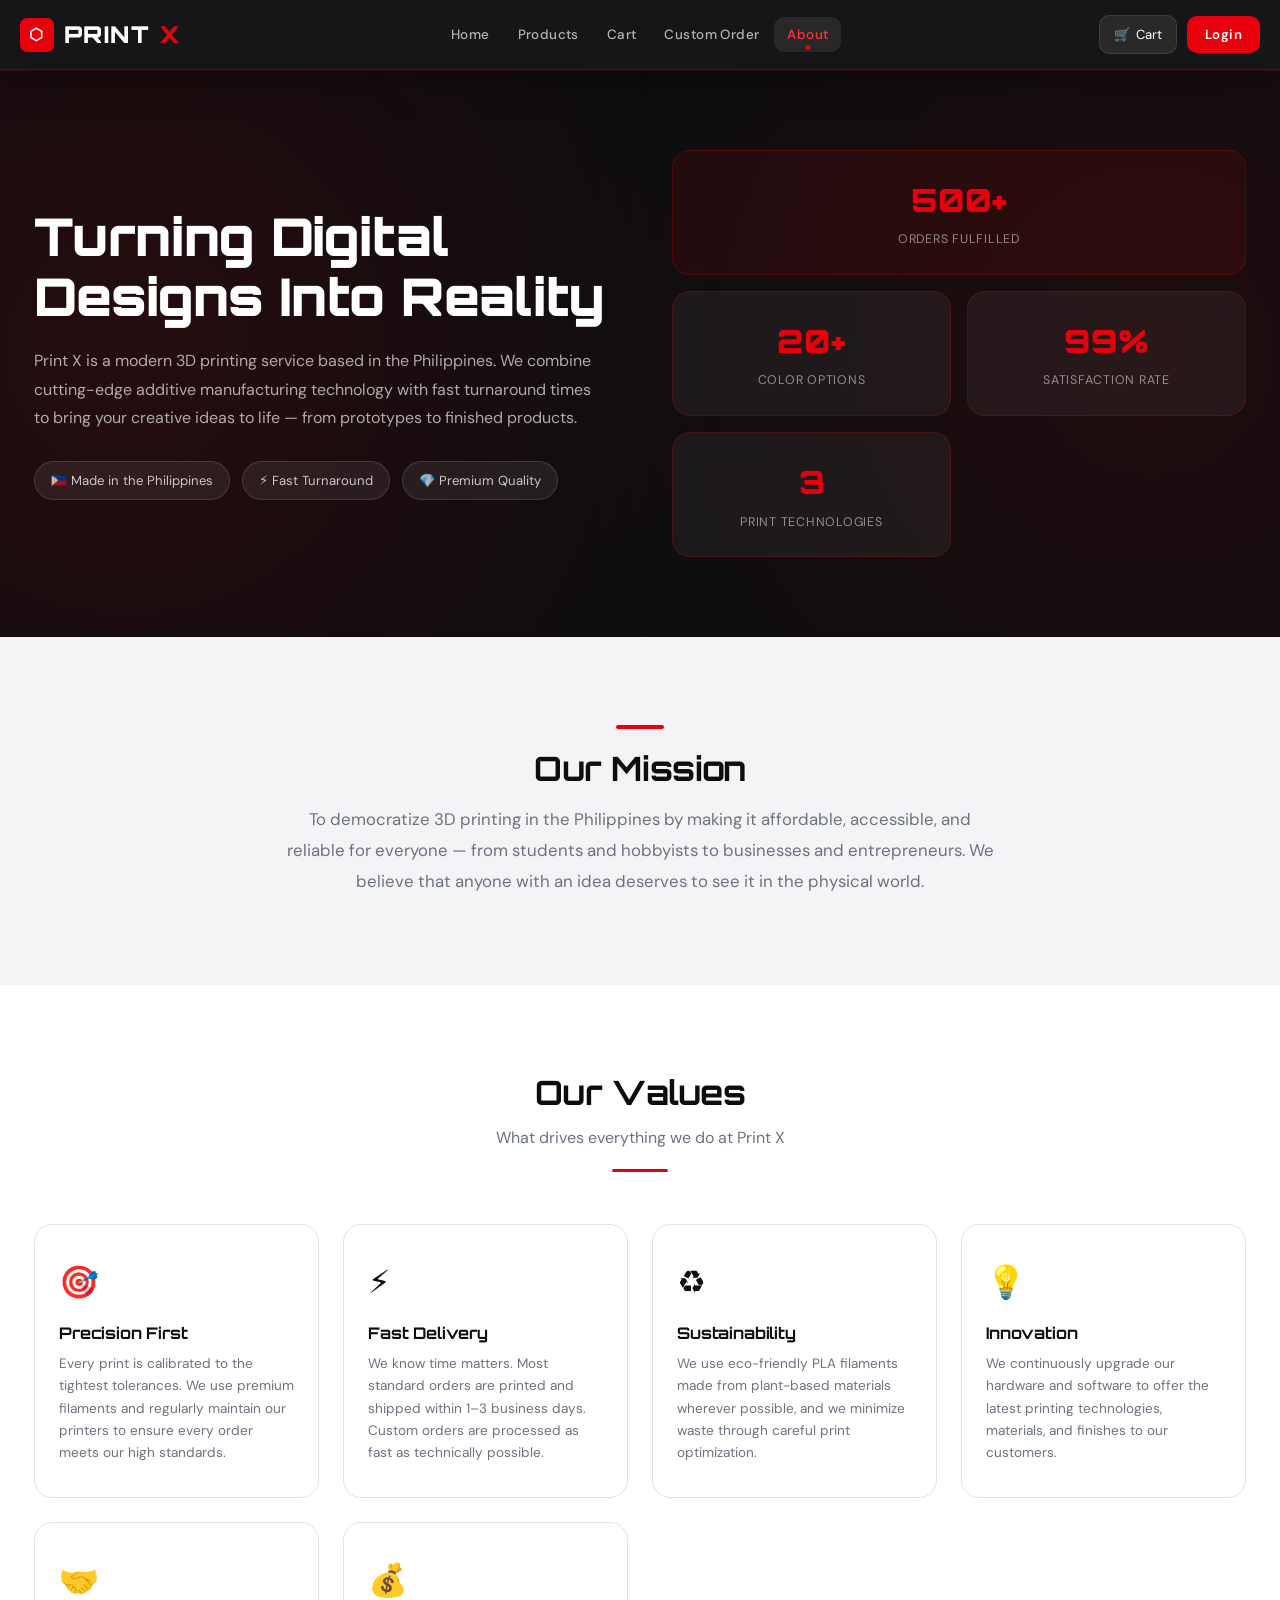
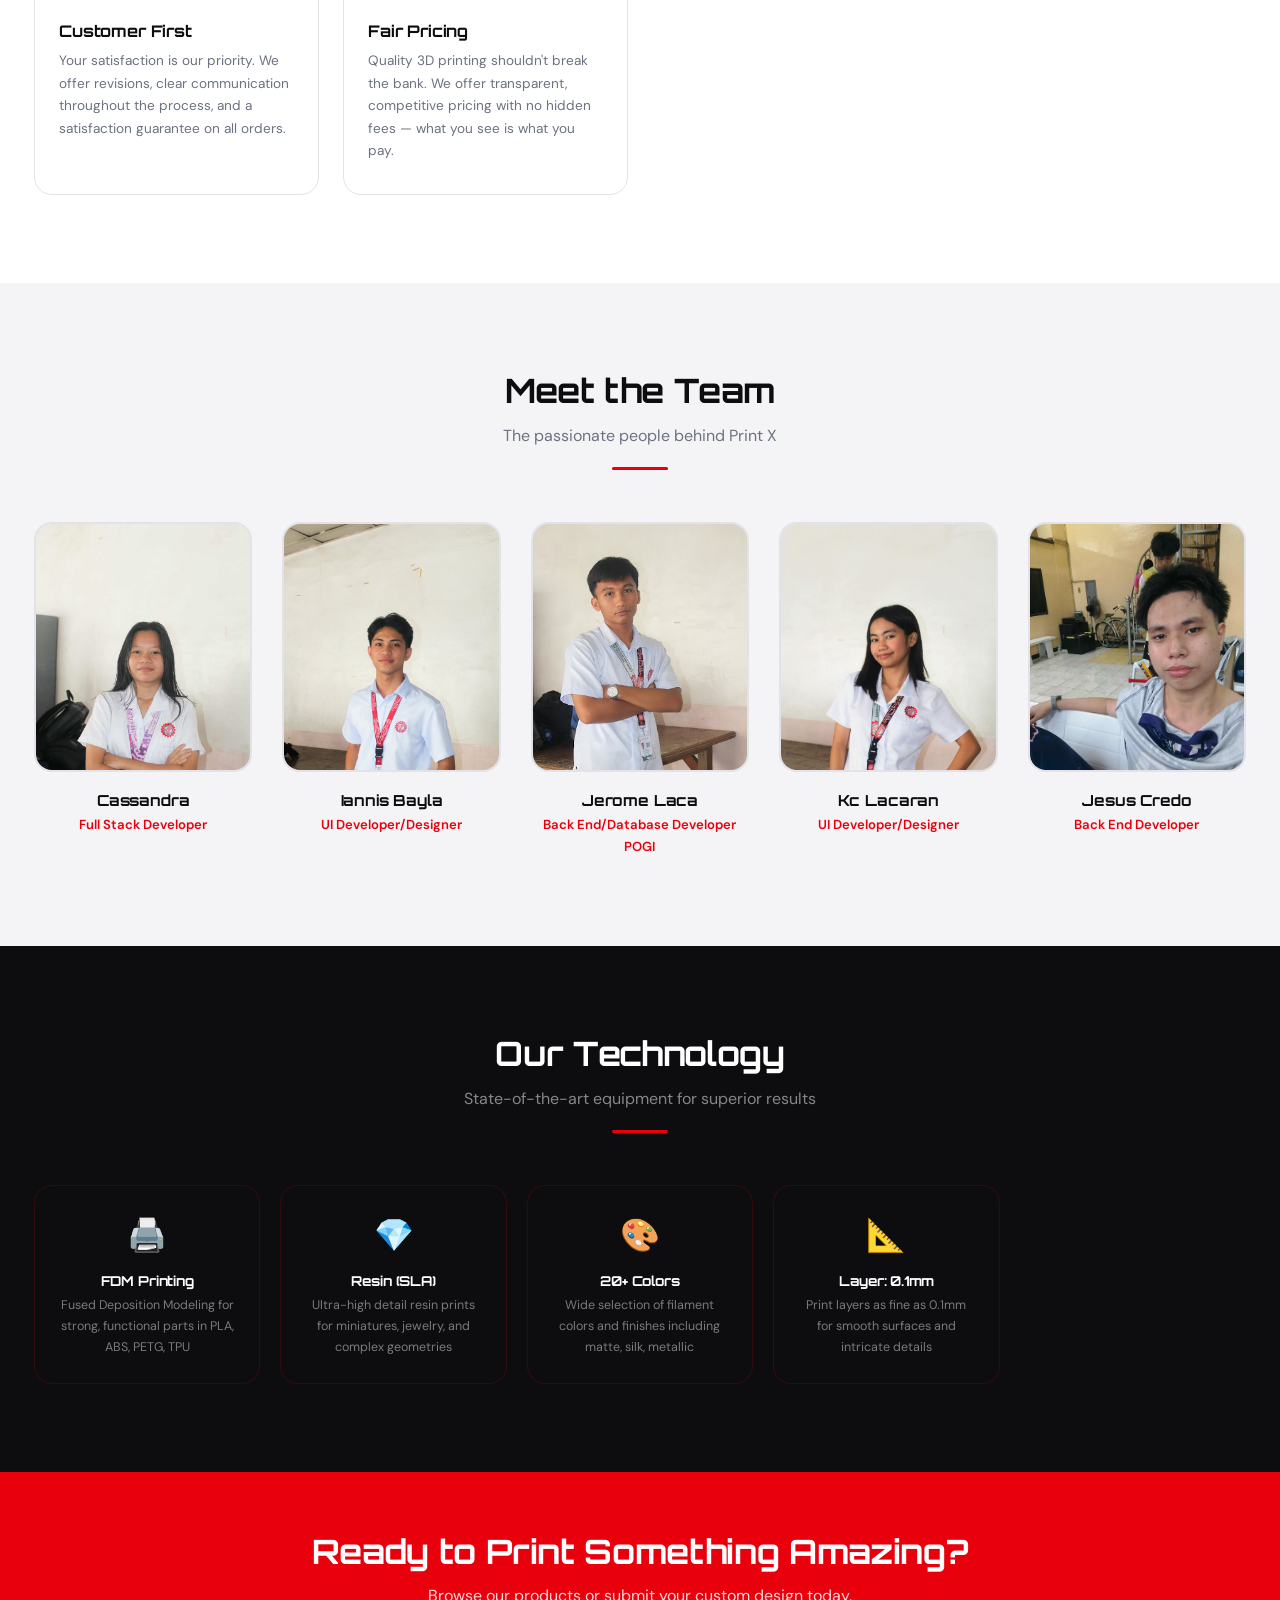
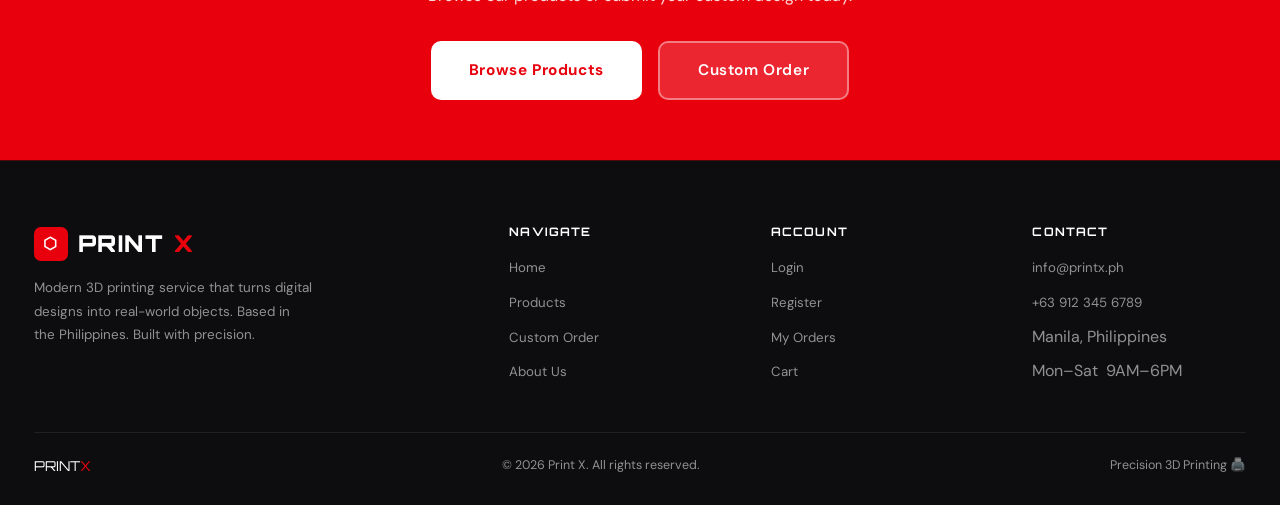
<file: docs/customer/about.html>
<!DOCTYPE html>
<html lang="en">
<head>
  <meta charset="UTF-8" />
  <meta name="viewport" content="width=device-width, initial-scale=1.0" />
  <title>About – Print X</title>
  <link rel="stylesheet" href="../assets/css/style.css" />
  <style>
    .about-hero {
      background: var(--dark);
      padding: 80px 0;
      position: relative;
      overflow: hidden;
    }

    .about-hero::before {
      content: '';
      position: absolute;
      inset: 0;
      background:
        radial-gradient(circle at 10% 50%, rgba(255,0,0,0.1) 0%, transparent 50%),
        radial-gradient(circle at 90% 50%, rgba(255,0,0,0.07) 0%, transparent 50%);
    }

    .about-hero-inner {
      display: grid;
      grid-template-columns: 1fr 1fr;
      gap: 64px;
      align-items: center;
      position: relative;
      z-index: 1;
    }

    .about-hero h1 { color: white; margin-bottom: 20px; }
    .about-hero p  { color: rgba(255,255,255,0.65); line-height: 1.8; font-size: 1rem; }

    .hero-badge-row {
      display: flex;
      gap: 12px;
      flex-wrap: wrap;
      margin-top: 28px;
    }

    .hero-badge {
      display: flex;
      align-items: center;
      gap: 8px;
      background: rgba(255,255,255,0.07);
      border: 1px solid rgba(255,255,255,0.12);
      padding: 8px 16px;
      border-radius: 20px;
      color: rgba(255,255,255,0.75);
      font-size: 0.82rem;
    }

    .about-visual {
      display: grid;
      grid-template-columns: 1fr 1fr;
      gap: 16px;
    }

    .about-visual-box {
      background: rgba(255,255,255,0.05);
      border: 1px solid rgba(255,0,0,0.2);
      border-radius: var(--radius-lg);
      padding: 24px;
      text-align: center;
    }

    .about-visual-box:first-child {
      grid-column: 1 / -1;
      background: rgba(255,0,0,0.08);
    }

    .about-visual-box .num {
      font-family: 'Orbitron', monospace;
      font-size: 2rem;
      font-weight: 900;
      color: var(--red);
      margin-bottom: 4px;
    }

    .about-visual-box .label {
      color: rgba(255,255,255,0.5);
      font-size: 0.78rem;
      text-transform: uppercase;
      letter-spacing: 0.06em;
    }

    /* Values */
    .values-grid {
      display: grid;
      grid-template-columns: repeat(auto-fill, minmax(260px, 1fr));
      gap: 24px;
    }

    .value-card {
      padding: 32px 24px;
      border-radius: var(--radius-lg);
      border: 1px solid var(--gray-mid);
      background: var(--white);
      transition: all var(--transition);
    }

    .value-card:hover {
      border-color: rgba(255,0,0,0.25);
      transform: translateY(-4px);
      box-shadow: var(--shadow-hover);
    }

    .value-icon {
      font-size: 2rem;
      margin-bottom: 16px;
    }

    .value-card h3 { margin-bottom: 10px; font-size: 1rem; }
    .value-card p  { font-size: 0.85rem; color: var(--gray-text); line-height: 1.65; }

    /* Team */
    .developers-grid {
      display: grid;
      grid-template-columns: repeat(auto-fill, minmax(180px, 1fr));
      gap: 30px;
    }

    .dev-img {
      width: 100%;
      height: 250px;
      object-fit: cover;
      border-radius: var(--radius-lg);
      transition: all var(--transition);
      border: 2px solid var(--gray-mid);
      display: block;
      margin: 0 auto;
      
    }

    .dev-img:hover {
      transform: scale(1.02);
      border-color: var(--red);
      box-shadow: var(--shadow-hover);
    }

    .dev-card {
      text-align: center;
      height: auto;
    }

    .dev-card figcaption {
      padding: 20px 8px 0;
      min-height: 60px;
    }

    .dev-name {
      font-family: 'Orbitron', monospace;
      font-size: 0.95rem;
      font-weight: 700;
      margin-bottom: 4px;
      color: var(--dark);
    }

    .dev-role {
      color: var(--red);
      font-size: 0.82rem;
      font-weight: 600;
    }

    /* Tech spec */
    .tech-grid {
      display: grid;
      grid-template-columns: repeat(auto-fill, minmax(200px, 1fr));
      gap: 20px;
    }

    .tech-item {
      background: var(--dark);
      border-radius: var(--radius-lg);
      padding: 24px;
      text-align: center;
      border: 1px solid rgba(255,0,0,0.15);
    }

    .tech-item .icon { font-size: 2rem; margin-bottom: 12px; }
    .tech-item h4    { font-family: 'Orbitron', monospace; color: white; font-size: 0.85rem; margin-bottom: 6px; }
    .tech-item p     { color: rgba(255,255,255,0.45); font-size: 0.78rem; }

    @media (max-width: 768px) {
      .about-hero-inner { grid-template-columns: 1fr; }
      .about-visual { display: none; }
    }
    @media (max-width: 480px) {
      .dev-img { height: 150px; }
    }
  </style>
</head>
<body>
  <header class="navbar" id="navbar"></header>

  <!-- ABOUT HERO -->
  <section class="about-hero">
    <div class="container">
      <div class="about-hero-inner">
        <div>
          <h1>Turning Digital Designs Into Reality</h1>
          <p>
            Print X is a modern 3D printing service based in the Philippines. We combine 
            cutting-edge additive manufacturing technology with fast turnaround times to bring 
            your creative ideas to life — from prototypes to finished products.
          </p>
          <div class="hero-badge-row">
            <div class="hero-badge">🇵🇭 Made in the Philippines</div>
            <div class="hero-badge">⚡ Fast Turnaround</div>
            <div class="hero-badge">💎 Premium Quality</div>
          </div>
        </div>
        <div class="about-visual">
          <div class="about-visual-box">
            <div class="num">500+</div>
            <div class="label">Orders Fulfilled</div>
          </div>
          <div class="about-visual-box">
            <div class="num">20+</div>
            <div class="label">Color Options</div>
          </div>
          <div class="about-visual-box">
            <div class="num">99%</div>
            <div class="label">Satisfaction Rate</div>
          </div>
          <div class="about-visual-box">
            <div class="num">3</div>
            <div class="label">Print Technologies</div>
          </div>
        </div>
      </div>
    </div>
  </section>

  <!-- MISSION -->
  <section class="section" style="background:var(--gray-light);">
    <div class="container">
      <div style="max-width:720px;margin:0 auto;text-align:center;">
        <div class="accent-bar" style="margin:0 auto 20px;"></div>
        <h2>Our Mission</h2>
        <p style="font-size:1.05rem;color:var(--gray-text);line-height:1.85;margin-top:16px;">
          To democratize 3D printing in the Philippines by making it affordable, accessible, and 
          reliable for everyone — from students and hobbyists to businesses and entrepreneurs. 
          We believe that anyone with an idea deserves to see it in the physical world.
        </p>
      </div>
    </div>
  </section>

  <!-- VALUES -->
  <section class="section">
    <div class="container">
      <div class="section-title">
        <h2>Our Values</h2>
        <p>What drives everything we do at Print X</p>
        <div class="line"></div>
      </div>
      <div class="values-grid">
        <div class="value-card">
          <div class="value-icon">🎯</div>
          <h3>Precision First</h3>
          <p>Every print is calibrated to the tightest tolerances. We use premium filaments and regularly maintain our printers to ensure every order meets our high standards.</p>
        </div>
        <div class="value-card">
          <div class="value-icon">⚡</div>
          <h3>Fast Delivery</h3>
          <p>We know time matters. Most standard orders are printed and shipped within 1–3 business days. Custom orders are processed as fast as technically possible.</p>
        </div>
        <div class="value-card">
          <div class="value-icon">♻️</div>
          <h3>Sustainability</h3>
          <p>We use eco-friendly PLA filaments made from plant-based materials wherever possible, and we minimize waste through careful print optimization.</p>
        </div>
        <div class="value-card">
          <div class="value-icon">💡</div>
          <h3>Innovation</h3>
          <p>We continuously upgrade our hardware and software to offer the latest printing technologies, materials, and finishes to our customers.</p>
        </div>
        <div class="value-card">
          <div class="value-icon">🤝</div>
          <h3>Customer First</h3>
          <p>Your satisfaction is our priority. We offer revisions, clear communication throughout the process, and a satisfaction guarantee on all orders.</p>
        </div>
        <div class="value-card">
          <div class="value-icon">💰</div>
          <h3>Fair Pricing</h3>
          <p>Quality 3D printing shouldn't break the bank. We offer transparent, competitive pricing with no hidden fees — what you see is what you pay.</p>
        </div>
      </div>
    </div>
  </section>

  <!-- TEAM -->
  <section class="section" style="background:var(--gray-light);">
    <div class="container">
      <div class="section-title">
        <h2>Meet the Team</h2>
        <p>The passionate people behind Print X</p>
        <div class="line"></div>
      </div>
<div class="developers-grid">
        <figure class="dev-card">
          <img src="img/cass.jpg" alt="Cassandra Teologia" class="dev-img">
          <figcaption>
            <h4 class="dev-name">Cassandra</h4>
            <p class="dev-role">Full Stack Developer</p>
          </figcaption>
        </figure>
        <figure class="dev-card">
          <img src="img/ian.jpg" alt="Iannis Bayla" class="dev-img">
          <figcaption>
            <h4 class="dev-name">Iannis Bayla</h4>
            <p class="dev-role">UI Developer/Designer</p>
          </figcaption>
        </figure>
        <figure class="dev-card">
          <img src="img/jem.jpg" alt="Jerome Laca" class="dev-img">
          <figcaption>
            <h4 class="dev-name">Jerome Laca</h4>
            <p class="dev-role">Back End/Database Developer POGI</p>
          </figcaption>
        </figure>
        <figure class="dev-card">
          <img src="img/kc.jpg" alt="Kc Lacaran" class="dev-img">
          <figcaption>
            <h4 class="dev-name">Kc Lacaran</h4>
            <p class="dev-role">UI Developer/Designer</p>
          </figcaption>
        </figure>
        <figure class="dev-card">
          <img src="img/jesus.jpg" alt="Jesus Credo" class="dev-img">
          <figcaption>
            <h4 class="dev-name">Jesus Credo</h4>
            <p class="dev-role">Back End Developer</p>
          </figcaption>
        </figure>
      </div>
      <!-- Edit names/roles manually; add actual images to ../assets/img/ -->
    </div>
  </section>

  <!-- TECH SPECS -->
  <section class="section" style="background:var(--dark);">
    <div class="container">
      <div class="section-title">
        <h2 style="color:white;">Our Technology</h2>
        <p style="color:rgba(255,255,255,0.5);">State-of-the-art equipment for superior results</p>
        <div class="line"></div>
      </div>
      <div class="tech-grid">
        <div class="tech-item">
          <div class="icon">🖨️</div>
          <h4>FDM Printing</h4>
          <p>Fused Deposition Modeling for strong, functional parts in PLA, ABS, PETG, TPU</p>
        </div>
        <div class="tech-item">
          <div class="icon">💎</div>
          <h4>Resin (SLA)</h4>
          <p>Ultra-high detail resin prints for miniatures, jewelry, and complex geometries</p>
        </div>
        <div class="tech-item">
          <div class="icon">🎨</div>
          <h4>20+ Colors</h4>
          <p>Wide selection of filament colors and finishes including matte, silk, metallic</p>
        </div>
        <div class="tech-item">
          <div class="icon">📐</div>
          <h4>Layer: 0.1mm</h4>
          <p>Print layers as fine as 0.1mm for smooth surfaces and intricate details</p>
        </div>
      </div>
    </div>
  </section>

  <!-- CTA -->
  <section style="background:var(--red);padding:60px 0;text-align:center;">
    <div class="container">
      <h2 style="color:white;margin-bottom:12px;">Ready to Print Something Amazing?</h2>
      <p style="color:rgba(255,255,255,0.85);margin-bottom:32px;">Browse our products or submit your custom design today.</p>
      <div style="display:flex;gap:16px;justify-content:center;flex-wrap:wrap;">
        <a href="product.html" class="btn btn-white btn-lg" style="background:white;color:var(--red);">Browse Products</a>
        <a href="custom.html" class="btn btn-lg" style="background:rgba(255,255,255,0.15);color:white;border:2px solid rgba(255,255,255,0.4);">Custom Order</a>
      </div>
    </div>
  </section>

  <footer class="footer" id="footer"></footer>
  <div class="toast-container"></div>
  <script src="../assets/js/script.js"></script>
  <script>
    renderNavbar('about');
  </script>
</body>
</html>
</file>
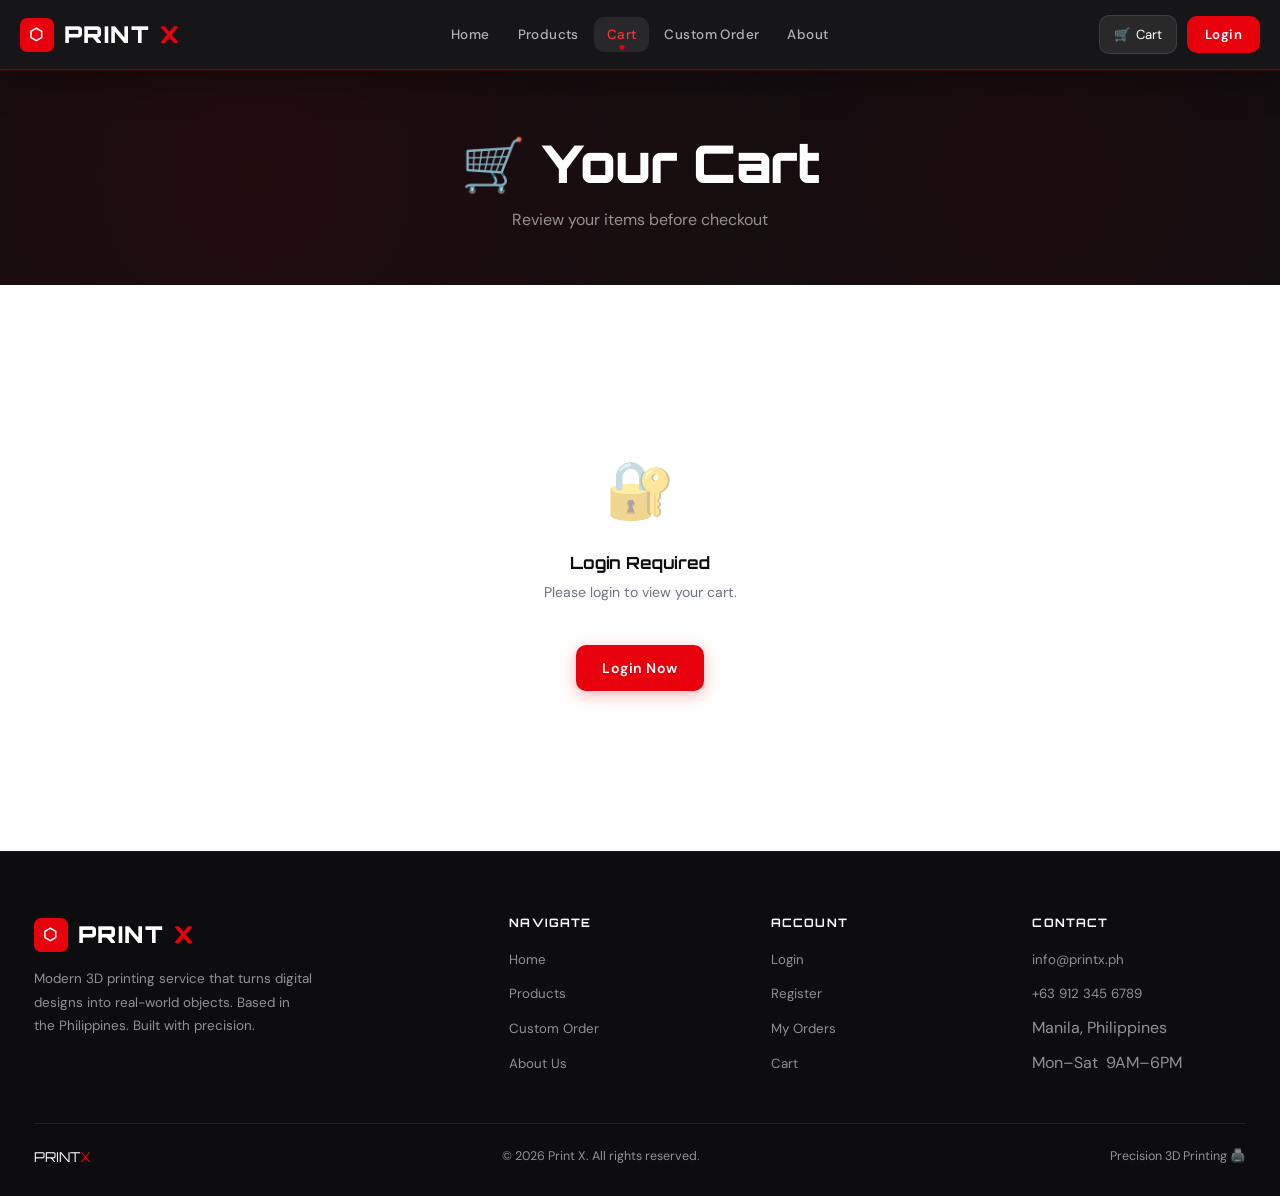
<file: docs/customer/cart.html>
<!DOCTYPE html>
<html lang="en">
<head>
  <meta charset="UTF-8">
  <meta name="viewport" content="width=device-width, initial-scale=1.0">
  <link rel="icon" href="../favicon.ico" type="image/x-icon">
  <title>Cart – Print X</title>
  <link rel="stylesheet" href="../assets/css/style.css">
  <style>
    .cart-layout {
      display: grid;
      grid-template-columns: 1fr 340px;
      gap: 28px;
      align-items: start;
    }

    .cart-item {
      display: flex;
      gap: 18px;
      padding: 18px 0;
      border-bottom: 1px solid var(--gray-mid);
      align-items: center;
    }

    .cart-item:last-child { border-bottom: none; }

    .cart-item-img {
      width: 84px;
      height: 84px;
      object-fit: cover;
      border-radius: var(--radius);
      background: var(--gray-light);
      flex-shrink: 0;
    }

    .cart-item-placeholder {
      width: 84px;
      height: 84px;
      background: var(--gray-light);
      border-radius: var(--radius);
      display: flex;
      align-items: center;
      justify-content: center;
      font-size: 1.6rem;
      flex-shrink: 0;
    }

    .cart-item-info { flex: 1; min-width: 0; }

    .cart-item-name {
      font-family: var(--font-display);
      font-size: 0.88rem;
      font-weight: 700;
      margin-bottom: 5px;
      white-space: nowrap;
      overflow: hidden;
      text-overflow: ellipsis;
    }

    .cart-item-price {
      color: var(--red);
      font-family: var(--font-display);
      font-size: 0.95rem;
      font-weight: 700;
      margin-bottom: 10px;
    }

    .qty-controls {
      display: flex;
      align-items: center;
      gap: 8px;
      margin-bottom: 6px;
    }

    .qty-btn {
      width: 30px;
      height: 30px;
      border-radius: 6px;
      background: var(--gray-light);
      border: 1px solid var(--gray-mid);
      font-size: 1rem;
      display: flex;
      align-items: center;
      justify-content: center;
      cursor: pointer;
      transition: all var(--transition);
      font-weight: 700;
      line-height: 1;
    }

    .qty-btn:hover { background: var(--red); color: white; border-color: var(--red); }

    .qty-display {
      min-width: 32px;
      text-align: center;
      font-weight: 700;
      font-size: 0.9rem;
    }

    .cart-item-remove {
      background: none;
      border: none;
      color: var(--gray-text);
      cursor: pointer;
      padding: 8px;
      border-radius: var(--radius);
      transition: all var(--transition);
      font-size: 1.1rem;
      flex-shrink: 0;
    }

    .cart-item-remove:hover { background: #fee2e2; color: var(--red); }

    .cart-subtotal {
      font-family: var(--font-mono);
      font-size: 0.78rem;
      color: var(--gray-text);
    }

    .summary-card {
      background: var(--white);
      border: 1px solid var(--gray-mid);
      border-radius: var(--radius-lg);
      padding: 26px;
      box-shadow: var(--shadow);
      position: sticky;
      top: calc(var(--nav-height) + 20px);
    }

    .summary-card h3 {
      font-family: var(--font-display);
      font-size: 0.95rem;
      margin-bottom: 18px;
      padding-bottom: 14px;
      border-bottom: 1px solid var(--gray-mid);
    }

    .summary-row {
      display: flex;
      justify-content: space-between;
      margin-bottom: 10px;
      font-size: 0.87rem;
    }

    .summary-row.total {
      border-top: 2px solid var(--dark);
      padding-top: 14px;
      margin-top: 14px;
      font-weight: 700;
      font-size: 1.05rem;
      font-family: var(--font-display);
    }

    .summary-row.total span:last-child { color: var(--red); }

    @media (max-width: 820px) {
      .cart-layout { grid-template-columns: 1fr; }
      .summary-card { position: static; }
    }

    @media (max-width: 480px) {
      .cart-item { gap: 12px; }
      .cart-item-img, .cart-item-placeholder { width: 70px; height: 70px; }
    }
  </style>
</head>
<body>
  <header class="navbar" id="navbar"></header>

  <div class="page-header">
    <div class="container">
      <h1>🛒 Your Cart</h1>
      <p>Review your items before checkout</p>
    </div>
  </div>

  <section class="section">
    <div class="container">
      <div id="cartContent">
        <div class="loading-wrap">
          <div class="spinner"></div>
          <span>Loading cart…</span>
        </div>
      </div>
    </div>
  </section>

  <footer class="footer" id="footer"></footer>
  <div class="toast-container"></div>

  <script src="../assets/js/script.js"></script>
  <script>
    let cartData = [];
    let customRequestsData = [];

    async function loadCart() {
      const content = document.getElementById('cartContent');

      if (!Auth.isLoggedIn()) {
        content.innerHTML = '<div class="empty-state"><div class="icon">🔐</div><h3>Login Required</h3><p>Please login to view your cart.</p><a href="login.html" class="btn btn-primary mt-16">Login Now</a></div>';
        return;
      }

      const { ok, data } = await apiFetch('/cart/');
      if (!ok) {
        content.innerHTML = '<div class="empty-state"><div class="icon">⚠️</div><h3>Failed to Load Cart</h3><p>Please try again later.</p></div>';
        return;
      }

      // Backend returns { items: [...] } with flat fields: id, name, price, quantity, subtotal, image
      cartData = data.items || data.cart || [];
      customRequestsData = data.custom_requests || [];
      const total = cartData.reduce((sum, item) => sum + parseFloat(item.subtotal || 0), 0);
      const totalItems = cartData.length + customRequestsData.length;

      if (totalItems === 0) {
        content.innerHTML = '<div class="empty-state"><div class="icon">🛒</div><h3>Your Cart is Empty</h3><p>Browse our products or submit a custom request!</p><a href="product.html" class="btn btn-primary mt-16">Browse Products</a></div>';
        return;
      }

      content.innerHTML = `
        <div class="cart-layout">
          <div class="card">
            <h3 style="font-family:var(--font-display);font-size:0.95rem;margin-bottom:4px">Cart Items <span style="color:var(--gray-text);font-weight:400">(${totalItems})</span></h3>
            <div id="cartItems"></div>
          </div>
          <div class="summary-card">
            <h3>Order Summary</h3>
            <div id="summaryRows"></div>
            <div class="summary-row total"><span>Total</span><span id="grandTotal">${formatPrice(total)}</span></div>
            <button class="btn btn-primary btn-full mt-24" style="font-size:0.95rem;padding:14px" onclick="goCheckout()">Proceed to Checkout →</button>
            <a href="product.html" class="btn btn-outline btn-full mt-12" style="text-align:center">← Continue Shopping</a>
          </div>
        </div>`;

      renderCartItems();
      renderSummary(total);
    }

    function renderCartItems() {
      const container = document.getElementById('cartItems');
      
      const regularItemsHtml = cartData.map(function(item) {
        var hasImg = !!item.image;
        return `
          <div class="cart-item" id="cartItem-${item.id}">
            ${hasImg ? `<img src="${item.image}" alt="${item.name}" class="cart-item-img" onerror="this.style.display='none';this.nextElementSibling.style.display='flex'">` : ''}
            <div class="cart-item-placeholder" style="${hasImg ? 'display:none' : ''}">🖨️</div>
            <div class="cart-item-info">
              <div class="cart-item-name">${item.name || 'Product'}</div>
              <div class="cart-item-price">${formatPrice(item.price || 0)} each</div>
              <div class="qty-controls">
                <button class="qty-btn" onclick="changeQty(${item.id}, ${item.quantity - 1})">−</button>
                <span class="qty-display" id="qty-${item.id}">${item.quantity}</span>
                <button class="qty-btn" onclick="changeQty(${item.id}, ${item.quantity + 1})">+</button>
              </div>
              <div class="cart-subtotal">Subtotal: ${formatPrice(item.subtotal || 0)}</div>
            </div>
            <button class="cart-item-remove" onclick="removeItem(${item.id})" title="Remove item">🗑️</button>
          </div>`;
      }).join('');

      const customItemsHtml = customRequestsData.map(function(req) {
        return `
          <div class="cart-item" id="customReqItem-${req.id}">
            <div class="cart-item-placeholder">⬡</div>
            <div class="cart-item-info">
              <div class="cart-item-name" title="${req.file_name}">Custom: ${req.file_name}</div>
              <div class="cart-item-price">${formatPrice(req.estimated_price || 0)} each</div>
              <div class="qty-controls">
                <span class="qty-display">${req.quantity}</span>
              </div>
              <div class="cart-subtotal">Subtotal: ${formatPrice((req.estimated_price || 0) * req.quantity)}</div>
            </div>
            <button class="cart-item-remove" onclick="removeCustomItem(${req.id})" title="Remove item">🗑️</button>
          </div>`;
      }).join('');

      container.innerHTML = regularItemsHtml + customItemsHtml;
    }

    function renderSummary(total) {
      const regularItemsSummary = cartData.map(function(item) {
        return `<div class="summary-row"><span>${item.name || 'Item'} ×${item.quantity}</span><span>${formatPrice(item.subtotal || 0)}</span></div>`;
      }).join('');

      const customItemsSummary = customRequestsData.map(function(req) {
        const subtotal = (req.estimated_price || 0) * req.quantity;
        return `<div class="summary-row"><span>Custom: ${req.file_name} ×${req.quantity}</span><span>${formatPrice(subtotal)}</span></div>`;
      }).join('');

      document.getElementById('summaryRows').innerHTML = regularItemsSummary + customItemsSummary;
      document.getElementById('grandTotal').textContent = formatPrice(total);
    }

    async function removeCustomItem(reqId) {
      const res = await apiFetch('/cart/remove-custom/' + reqId + '/', { method: 'DELETE' });
      if (res.ok) { Toast.info('Custom item removed.'); loadCart(); updateCartCount(); }
      else Toast.error('Failed to remove custom item.');
    }

    async function changeQty(itemId, newQty) {
      if (newQty <= 0) { removeItem(itemId); return; }
      const res = await apiFetch('/cart/update/' + itemId + '/', {
        method: 'PUT',
        body: JSON.stringify({ quantity: newQty }),
      });
      if (res.ok) { loadCart(); updateCartCount(); }
      else Toast.error(res.data?.error || 'Update failed.');
    }

    async function removeItem(itemId) {
      const res = await apiFetch('/cart/remove/' + itemId + '/', { method: 'DELETE' });
      if (res.ok) { Toast.info('Item removed.'); loadCart(); updateCartCount(); }
      else Toast.error('Failed to remove item.');
    }

    function goCheckout() {
      if (cartData.length === 0 && customRequestsData.length === 0) {
        Toast.error('Your cart is empty.');
        return;
      }
      window.location.href = 'checkout.html';
    }

    loadCart();
  </script>
</body>
</html>
</file>
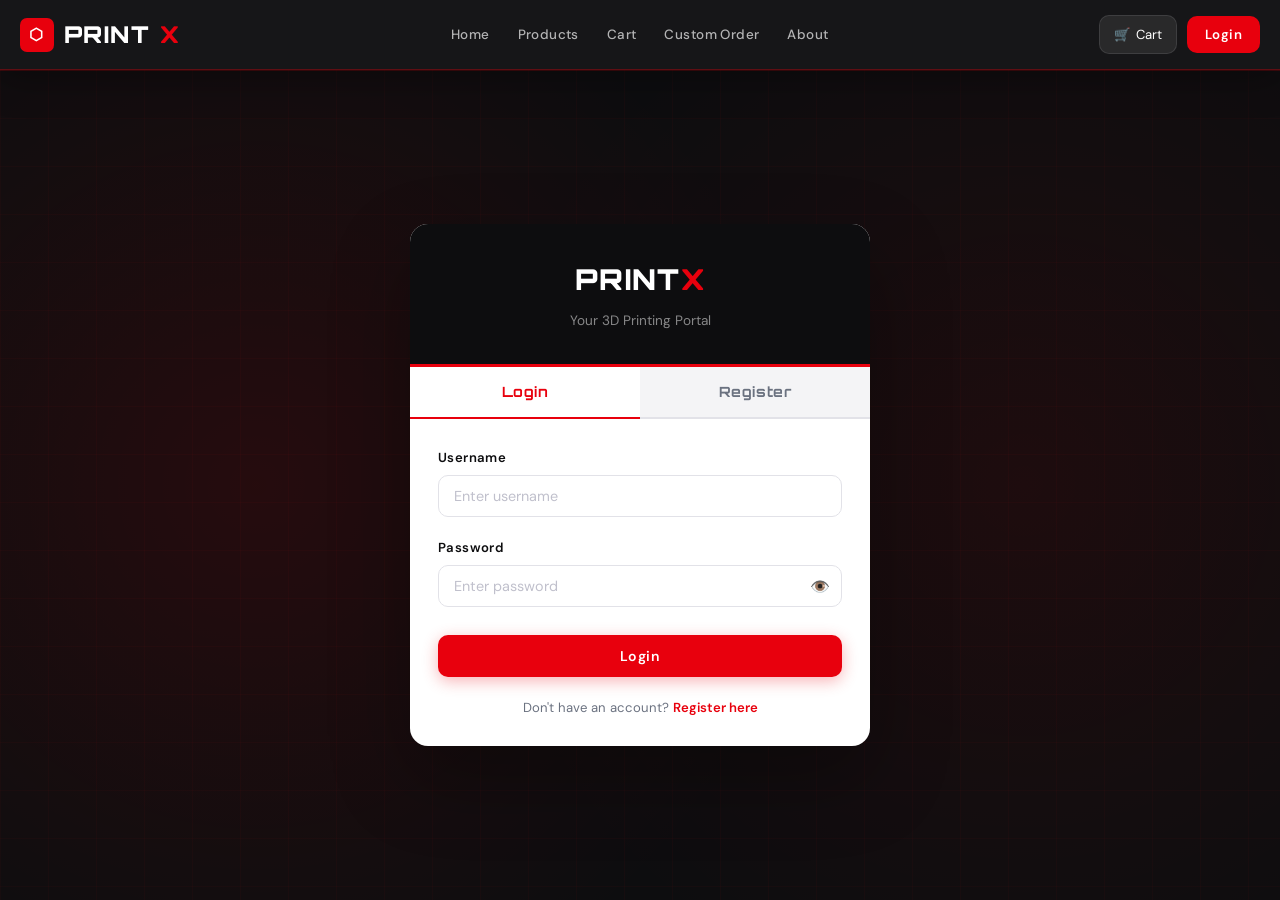
<file: docs/customer/checkout.html>
<!DOCTYPE html>
<html lang="en">
<head>
  <meta charset="UTF-8" />
  <meta name="viewport" content="width=device-width, initial-scale=1.0" />
  <link rel="icon" href="../favicon.ico" type="image/x-icon">
  <title>Checkout – Print X</title>
  <link rel="stylesheet" href="../assets/css/style.css" />
  <style>
    /* ── Step Indicator ──────────────────────── */
    .step-indicator {
      display: flex;
      align-items: center;
      margin-bottom: 36px;
      overflow-x: auto;
      padding-bottom: 4px;
    }

    .step-ind {
      display: flex;
      align-items: center;
      gap: 8px;
      flex-shrink: 0;
    }

    .step-ind-num {
      width: 34px;
      height: 34px;
      border-radius: 50%;
      background: var(--gray-mid);
      display: flex;
      align-items: center;
      justify-content: center;
      font-weight: 700;
      font-size: 0.82rem;
      color: var(--gray-text);
      flex-shrink: 0;
    }

    .step-ind.active .step-ind-num {
      background: var(--red);
      color: white;
      box-shadow: 0 0 16px rgba(232,0,13,0.35);
    }

    .step-ind.done .step-ind-num {
      background: #22c55e;
      color: white;
    }

    .step-ind-label {
      font-size: 0.8rem;
      font-weight: 600;
      color: var(--gray-text);
      white-space: nowrap;
    }

    .step-ind.active .step-ind-label { color: var(--dark); }
    .step-ind.done  .step-ind-label  { color: #16a34a; }

    .step-connector {
      flex: 1;
      min-width: 24px;
      height: 2px;
      background: var(--gray-mid);
      margin: 0 10px;
    }

    /* ── Checkout Layout ─────────────────────── */
    .checkout-layout {
      display: grid;
      grid-template-columns: 1fr 360px;
      gap: 28px;
      align-items: start;
    }

    /* ── Payment Containers ──────────────────── */
    .payment-container {
      display: none;
      margin-top: 16px;
      border-radius: var(--radius-lg);
      overflow: hidden;
      border: 1px solid var(--gray-mid);
    }

    .payment-header {
      padding: 20px 24px;
      display: flex;
      align-items: center;
      gap: 14px;
    }

    .payment-body {
      padding: 16px 24px 20px;
      background: var(--off-white);
    }

    .payment-qr-wrap {
      text-align: center;
      padding: 8px 0 12px;
    }

    .gcash-header  { background: #00b14f; }
    .maya-header   { background: #00d4aa; }
    .bank-header   { background: #1e3a5f; }

    .payment-header .pay-icon { font-size: 2rem; }
    .payment-header .pay-title { color: white; font-weight: 700; font-family: var(--font-display); font-size: 0.95rem; }
    .payment-header .pay-amount { color: rgba(255,255,255,0.9); font-size: 0.85rem; margin-top: 2px; }

    .bank-detail-row {
      display: flex;
      justify-content: space-between;
      padding: 8px 0;
      border-bottom: 1px solid var(--gray-mid);
      font-size: 0.85rem;
    }

    .bank-detail-row:last-child { border-bottom: none; }
    .bank-detail-row .lbl  { color: var(--gray-text); }
    .bank-detail-row .val  { font-family: var(--font-mono); font-weight: 600; }
    .bank-detail-row .val.red { color: var(--red); }

    /* ── Order Summary card ──────────────────── */
    .summary-sticky {
      position: sticky;
      top: calc(var(--nav-height) + 20px);
    }

    .order-item-row {
      display: flex;
      justify-content: space-between;
      align-items: flex-start;
      padding: 11px 0;
      border-bottom: 1px solid var(--gray-mid);
      font-size: 0.87rem;
      gap: 12px;
    }

    .order-item-row:last-child { border-bottom: none; }
    .order-item-name { font-weight: 600; }
    .order-item-sub  { color: var(--gray-text); font-size: 0.78rem; margin-top: 2px; }
    .order-item-price { font-weight: 700; white-space: nowrap; }

    .summary-total-row {
      display: flex;
      justify-content: space-between;
      font-size: 0.87rem;
      margin-bottom: 8px;
    }

    .summary-total-row.big {
      font-family: var(--font-display);
      font-weight: 700;
      font-size: 1rem;
    }

    .summary-total-row.big span:last-child { color: var(--red); }

    /* ── Success Screen ──────────────────────── */
    .success-box {
      text-align: center;
      padding: 56px 32px;
      max-width: 560px;
      margin: 0 auto;
    }

    .success-icon {
      width: 96px;
      height: 96px;
      background: #d1fae5;
      border-radius: 50%;
      display: flex;
      align-items: center;
      justify-content: center;
      font-size: 2.4rem;
      margin: 0 auto 24px;
      animation: successPop 0.5s cubic-bezier(0.175, 0.885, 0.32, 1.275);
    }

    @keyframes successPop {
      from { transform: scale(0); opacity: 0; }
      to   { transform: scale(1); opacity: 1; }
    }

    .order-ref {
      font-family: var(--font-mono);
      background: var(--gray-light);
      padding: 8px 22px;
      border-radius: var(--radius);
      font-size: 0.9rem;
      display: inline-block;
      margin-bottom: 28px;
      border: 1px solid var(--gray-mid);
    }

    /* ── Ref number tip box ──────────────────── */
    .ref-tip {
      font-size: 0.77rem;
      color: var(--gray-text);
      margin-top: 6px;
      line-height: 1.55;
    }

    /* ── Name row ───────────────────────────── */
    .name-row {
      display: grid;
      grid-template-columns: 1fr 1fr;
      gap: 14px;
    }

    /* ── Responsive ──────────────────────────── */
    @media (max-width: 860px) {
      .checkout-layout { grid-template-columns: 1fr; }
      .summary-sticky  { position: static; }
    }

    @media (max-width: 480px) {
      .name-row { grid-template-columns: 1fr; }
      .step-ind-label { display: none; }
      .success-box { padding: 40px 16px; }
    }
  </style>
</head>
<body>
  <header class="navbar" id="navbar"></header>

  <div class="page-header">
    <div class="container">
      <h1>Checkout</h1>
      <p>Complete your order below</p>
    </div>
  </div>

  <section class="section">
    <div class="container">
      <div id="checkoutContent">
        <div class="loading-wrap">
          <div class="spinner"></div>
          <span>Loading checkout…</span>
        </div>
      </div>
    </div>
  </section>

  <footer class="footer" id="footer"></footer>
  <div class="toast-container"></div>

  <script src="../assets/js/script.js"></script>
  <script>
    let cartItems = [];
    let customRequests = [];
    let cartTotal = 0;
    let orderRef  = 'PRINTX' + Date.now();
    let checkoutInterval;

    /* ── Init ──────────────────────────────────── */
    async function initCheckout() {
      if (!requireAuth()) return;
      await loadCheckoutData();
      renderCheckout();

      // Poll for updates every 10 seconds
      if (checkoutInterval) clearInterval(checkoutInterval);
      checkoutInterval = setInterval(loadCheckoutData, 10000);
    }

    /* ── Load Data ─────────────────────────────── */
    async function loadCheckoutData() {
      const res = await apiFetch('/cart/');
      const content = document.getElementById('checkoutContent');

      const newCustomRequests = res.data.custom_requests || [];
      const newCartItems = res.data.cart || [];

      if (newCartItems.length === 0 && newCustomRequests.length === 0) {
        content.innerHTML = '<div class="empty-state"><div class="icon">🛒</div><h3>Nothing to Checkout</h3><p>Your cart is empty and you have no approved custom requests.</p><a href="product.html" class="btn btn-primary mt-16">Browse Products</a></div>';
        if (checkoutInterval) clearInterval(checkoutInterval);
        return;
      }

      // Check if data has changed before re-rendering
      if (JSON.stringify(cartItems) !== JSON.stringify(newCartItems) || JSON.stringify(customRequests) !== JSON.stringify(newCustomRequests)) {
        cartItems = newCartItems;
        customRequests = newCustomRequests;
        cartTotal = res.data.total;
        renderCheckout();
        Toast.success('Your checkout has been updated.');
      }
    }

    /* ── Render Checkout Form ───────────────────── */
    function renderCheckout() {
      const content = document.getElementById('checkoutContent');
      const user    = Auth.getUser() || {};

      const itemsHtml = cartItems.map(function(item) {
        return '<div class="order-item-row">' +
          '<div>' +
            '<div class="order-item-name">' + (item.product && item.product.name || 'Item') + '</div>' +
            '<div class="order-item-sub">×' + item.quantity + ' @ ' + formatPrice(item.product && item.product.price || 0) + '</div>' +
          '</div>' +
          '<div class="order-item-price">' + formatPrice(item.subtotal || 0) + '</div>' +
        '</div>';
      }).join('');

      const customItemsHtml = customRequests.map(function(req) {
        return '<div class="order-item-row">' +
          '<div>' +
            '<div class="order-item-name">Custom: ' + req.file_name + '</div>' +
            '<div class="order-item-sub">×' + req.quantity + ' @ ' + formatPrice(req.estimated_price || 0) + '</div>' +
          '</div>' +
          '<div class="order-item-price">' + formatPrice((req.estimated_price || 0) * req.quantity) + '</div>' +
        '</div>';
      }).join('');

      const noCustomItemsMessage = customRequests.length === 0 ? '<p style="font-size:0.8rem;color:var(--gray-text);text-align:center;padding:10px 0;">No approved custom requests.</p>' : '';

      content.innerHTML =
        /* Step Indicator */
        '<div class="step-indicator">' +
          '<div class="step-ind done"><div class="step-ind-num">✓</div><div class="step-ind-label">Cart</div></div>' +
          '<div class="step-connector"></div>' +
          '<div class="step-ind active"><div class="step-ind-num">2</div><div class="step-ind-label">Checkout</div></div>' +
          '<div class="step-connector"></div>' +
          '<div class="step-ind"><div class="step-ind-num">3</div><div class="step-ind-label">Confirmation</div></div>' +
        '</div>' +

        '<div class="checkout-layout">' +

          /* ── LEFT: Delivery + Payment ── */
          '<div class="card">' +
            '<h3 style="font-family:var(--font-display);margin-bottom:22px;font-size:1rem">Delivery Information</h3>' +

            '<div class="name-row">' +
              '<div class="form-group"><label>First Name</label><input type="text" class="form-control" id="firstName" value="' + (user.first_name || '') + '" placeholder="Juan"></div>' +
              '<div class="form-group"><label>Last Name</label><input type="text" class="form-control" id="lastName" value="' + (user.last_name || '') + '" placeholder="dela Cruz"></div>' +
            '</div>' +

            '<div class="form-group"><label>Email Address</label><input type="email" class="form-control" id="email" value="' + (user.email || '') + '" placeholder="juan@email.com"></div>' +
            '<div class="form-group"><label>Phone Number</label><input type="tel" class="form-control" id="phone" placeholder="+63 912 345 6789"></div>' +

            '<div class="form-group">' +
              '<label>Full Delivery Address <span style="color:var(--red)">*</span></label>' +
              '<textarea class="form-control" id="address" rows="3" placeholder="House/Unit No., Street, Barangay, City/Municipality, Province, ZIP Code"></textarea>' +
            '</div>' +

            '<div class="form-group">' +
              '<label>Payment Method</label>' +
              '<select class="form-control" id="payment" onchange="togglePaymentOptions()">' +
                '<option value="gcash">GCash</option>' +
                '<option value="maya">Maya (PayMaya)</option>' +
                '<option value="bank">Bank Transfer (BPI)</option>' +
              '</select>' +

              /* GCash */
              '<div id="gcash-container" class="payment-container">' +
                '<div class="payment-header gcash-header">' +
                  '<div class="pay-icon">💚</div>' +
                  '<div><div class="pay-title">GCash</div><div class="pay-amount">Scan QR to pay ₱<span id="gcash-amount">0.00</span></div></div>' +
                '</div>' +
                '<div class="payment-body">' +
                  '<div class="payment-qr-wrap"><img src="img/qr.jpg" alt="GCash QR Code" class="payment-qr"></div>' +
                  '<p style="text-align:center;font-size:0.8rem;color:var(--gray-text)">Reference: <strong id="gcash-ref"></strong></p>' +
                '</div>' +
              '</div>' +

              /* Maya */
              '<div id="maya-container" class="payment-container">' +
                '<div class="payment-header maya-header">' +
                  '<div class="pay-icon">💙</div>' +
                  '<div><div class="pay-title">Maya (PayMaya)</div><div class="pay-amount">Pay ₱<span id="maya-amount">0.00</span></div></div>' +
                '</div>' +
                '<div class="payment-body">' +
                  '<div style="text-align:center">' +
                    '<button onclick="copyText(document.getElementById(\'maya-link\').textContent)" class="btn btn-primary btn-sm" style="margin-bottom:10px">Copy Payment Link</button>' +
                    '<div id="maya-link" style="font-size:0.78rem;color:var(--gray-text);word-break:break-all">maya.com/pay?amount=0</div>' +
                  '</div>' +
                '</div>' +
              '</div>' +

              /* Bank */
              '<div id="bank-container" class="payment-container">' +
                '<div class="payment-header bank-header">' +
                  '<div class="pay-icon">🏦</div>' +
                  '<div><div class="pay-title">BPI Bank Transfer</div><div class="pay-amount">Transfer ₱<span id="bank-amount">0.00</span></div></div>' +
                '</div>' +
                '<div class="payment-body">' +
                  '<div class="bank-detail-row"><span class="lbl">Account Number</span><span class="val">1234-5678-90</span></div>' +
                  '<div class="bank-detail-row"><span class="lbl">Account Name</span><span class="val">Print X Trading</span></div>' +
                  '<div class="bank-detail-row"><span class="lbl">Reference</span><span class="val red" id="bank-ref"></span></div>' +
                  '<div class="bank-detail-row"><span class="lbl">Amount</span><span class="val red">₱<span id="bank-amount2">0.00</span></span></div>' +
                  '<button onclick="copyBankDetails()" class="btn btn-primary btn-sm btn-full mt-12">Copy Bank Details</button>' +
                '</div>' +
              '</div>' +
            '</div>' +

            '<div class="form-group">' +
              '<label>Payment Reference Number <span style="color:var(--red)">*</span></label>' +
              '<input type="text" class="form-control" id="refNumber" placeholder="e.g. GCash ref: 1234567890 or bank transaction ID" style="font-family:var(--font-mono)">' +
              '<p class="ref-tip">📋 Enter the reference/transaction number from your payment receipt so we can verify your payment quickly.</p>' +
            '</div>' +

            '<div class="form-group">' +
              '<label>Order Notes <span style="color:var(--gray-text);font-weight:400">(Optional)</span></label>' +
              '<textarea class="form-control" id="notes" rows="2" placeholder="Any special instructions…"></textarea>' +
            '</div>' +

            '<button class="btn btn-primary btn-full" style="font-size:1rem;padding:15px" id="placeOrderBtn" onclick="placeOrder()">✓ Place Order</button>' +
            '<a href="cart.html" class="btn btn-outline btn-full mt-12" style="text-align:center">← Back to Cart</a>' +
          '</div>' +

          /* ── RIGHT: Summary ── */
          '<div class="summary-sticky">' +
            '<div class="card">' +
              '<h3 style="font-family:var(--font-display);font-size:0.95rem;margin-bottom:18px">Order Summary</h3>' +
              itemsHtml +
              customItemsHtml +
              noCustomItemsMessage +
              '<div class="divider"></div>' +
              '<div class="summary-total-row"><span>Subtotal</span><span>' + formatPrice(cartTotal) + '</span></div>' +
              '<div class="summary-total-row"><span>Shipping</span><span style="color:#16a34a;font-weight:600">FREE</span></div>' +
              '<div class="divider" style="margin:8px 0"></div>' +
              '<div class="summary-total-row big"><span>Total</span><span>' + formatPrice(cartTotal) + '</span></div>' +
              '<div class="divider" style="margin:10px 0 6px"></div>' +
              '<div class="summary-total-row" style="color:var(--red);font-weight:600"><span>60% Online Payment</span><span>' + formatPrice(cartTotal * 0.6) + '</span></div>' +
              '<div class="summary-total-row text-gray"><span>40% Upon Delivery (COD)</span><span>' + formatPrice(cartTotal * 0.4) + '</span></div>' +
              '<p style="font-size:0.75rem;color:var(--gray-text);margin-top:8px;line-height:1.5">Pay 60% now via your chosen method. The remaining 40% is collected on delivery.</p>' +
            '</div>' +
          '</div>' +

        '</div>';

      /* Trigger first payment option display */
      togglePaymentOptions();
    }

    /* ── Toggle Payment UI ──────────────────────── */
    function togglePaymentOptions() {
      const payment    = document.getElementById('payment').value;
      const onlineAmt  = (cartTotal * 0.6).toFixed(2);

      document.querySelectorAll('.payment-container').forEach(function(c) { c.style.display = 'none'; });

      if (payment === 'gcash') {
        var el = document.getElementById('gcash-container');
        el.style.display = 'block';
        document.getElementById('gcash-amount').textContent = onlineAmt;
        document.getElementById('gcash-ref').textContent    = orderRef;
      } else if (payment === 'maya') {
        var el = document.getElementById('maya-container');
        el.style.display = 'block';
        document.getElementById('maya-amount').textContent = onlineAmt;
        document.getElementById('maya-link').textContent   = 'maya.com/pay?amount=' + onlineAmt + '&ref=' + orderRef;
      } else if (payment === 'bank') {
        var el = document.getElementById('bank-container');
        el.style.display = 'block';
        document.getElementById('bank-amount').textContent  = onlineAmt;
        document.getElementById('bank-amount2').textContent = onlineAmt;
        document.getElementById('bank-ref').textContent     = orderRef;
      }
    }

    /* ── Helpers ────────────────────────────────── */
    function copyText(text) {
      navigator.clipboard.writeText(text).then(function() {
        Toast.success('Copied to clipboard!');
      }).catch(function() {
        Toast.info('Copy manually: ' + text);
      });
    }

    function copyBankDetails() {
      var details = 'BPI Account: 1234-5678-90\nPrint X Trading\nAmount: \u20b1' + (cartTotal * 0.6).toFixed(2) + '\nRef: ' + orderRef;
      copyText(details);
    }

    /* ── Place Order ────────────────────────────── */
    async function placeOrder() {
      var address   = document.getElementById('address').value.trim();
      var payment   = document.getElementById('payment').value;
      var refNumber = document.getElementById('refNumber').value.trim();
      var notes     = document.getElementById('notes').value.trim();

      if (!address) {
        Toast.error('Please enter your delivery address.');
        document.getElementById('address').focus();
        return;
      }

      if (!refNumber) {
        Toast.error('Please enter your payment reference number.');
        document.getElementById('refNumber').focus();
        return;
      }

      var btn = document.getElementById('placeOrderBtn');
      btn.disabled    = true;
      btn.textContent = 'Placing order…';

      var res = await apiFetch('/checkout/', {
        method: 'POST',
        body: JSON.stringify({
          address:          address,
          payment_method:   payment,
          reference_number: refNumber,
          notes:            notes,
        }),
      });

      if (res.ok) {
        showSuccessScreen(res.data.order || res.data);
        updateCartCount();
      } else {
        Toast.error((res.data && res.data.error) || 'Failed to place order. Please try again.');
        btn.disabled    = false;
        btn.textContent = '✓ Place Order';
      }
    }

    /* ── Success Screen ─────────────────────────── */
    function showSuccessScreen(order) {
      var content = document.getElementById('checkoutContent');
      content.innerHTML =
        '<div class="card success-box">' +
          '<div class="success-icon">✓</div>' +
          '<h2>Order Placed Successfully!</h2>' +
          '<p>Thank you! We\u2019ll start preparing your order right away.</p>' +
          '<div class="order-ref">Order #' + (order && order.id ? order.id : '—') + '</div>' +
          '<p style="color:var(--gray-text);font-size:0.85rem;margin-bottom:32px">' +
            'Total: <strong style="color:var(--red)">' + formatPrice(order && order.total_price || cartTotal) + '</strong>' +
          '</p>' +
          '<div style="display:flex;gap:14px;justify-content:center;flex-wrap:wrap">' +
            '<a href="orders.html" class="btn btn-primary">📦 View My Orders</a>' +
            '<a href="product.html" class="btn btn-outline">Continue Shopping</a>' +
          '</div>' +
        '</div>';
    }

    initCheckout();
  </script>
</body>
</html>
</file>
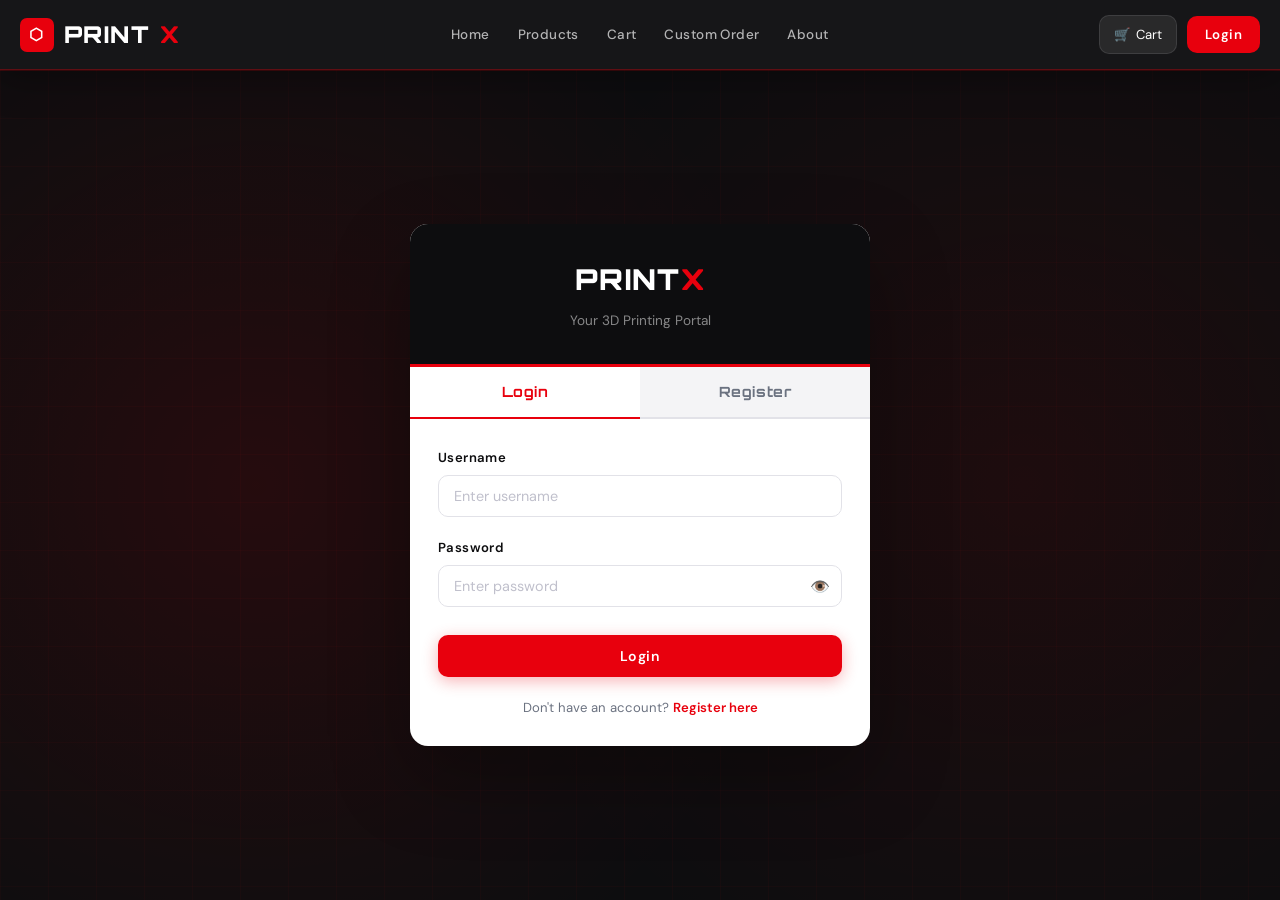
<file: docs/customer/login.html>
<!DOCTYPE html>
<html lang="en">
<head>
  <meta charset="UTF-8" />
  <meta name="viewport" content="width=device-width, initial-scale=1.0" />
  <title>Login – Print X</title>
  <link rel="stylesheet" href="../assets/css/style.css" />
  <style>
    .auth-wrapper {
      min-height: calc(100vh - var(--nav-height));
      background: var(--dark);
      display: flex;
      align-items: center;
      justify-content: center;
      padding: 40px 24px;
      position: relative;
      overflow: hidden;
    }

    .auth-wrapper::before {
      content: '';
      position: absolute;
      inset: 0;
      background:
        radial-gradient(circle at 20% 50%, rgba(255,0,0,0.1) 0%, transparent 50%),
        radial-gradient(circle at 80% 50%, rgba(255,0,0,0.07) 0%, transparent 50%);
    }

    .auth-wrapper::after {
      content: '';
      position: absolute;
      inset: 0;
      background-image:
        linear-gradient(rgba(255,0,0,0.03) 1px, transparent 1px),
        linear-gradient(90deg, rgba(255,0,0,0.03) 1px, transparent 1px);
      background-size: 48px 48px;
    }

    .auth-card {
      background: var(--white);
      border-radius: var(--radius-lg);
      width: 100%;
      max-width: 460px;
      box-shadow: 0 32px 80px rgba(0,0,0,0.3);
      position: relative;
      z-index: 1;
      overflow: hidden;
    }

    .auth-header {
      background: var(--dark);
      padding: 32px;
      text-align: center;
      border-bottom: 3px solid var(--red);
    }

    .auth-logo {
      font-family: var(--font-display);
      font-size: 1.8rem;
      font-weight: 900;
      color: white;
      letter-spacing: 0.05em;
      margin-bottom: 8px;
    }

    .auth-logo span { color: var(--red); }

    .auth-subtitle {
      color: rgba(255,255,255,0.5);
      font-size: 0.85rem;
    }

    .auth-tabs {
      display: flex;
      border-bottom: 2px solid var(--gray-mid);
    }

    .auth-tab {
      flex: 1;
      padding: 14px;
      text-align: center;
      font-size: 0.88rem;
      font-weight: 700;
      cursor: pointer;
      transition: all var(--transition);
      color: var(--gray-text);
      background: var(--gray-light);
      letter-spacing: 0.04em;
      font-family: var(--font-display);
    }

    .auth-tab.active {
      background: var(--white);
      color: var(--red);
      border-bottom: 2px solid var(--red);
      margin-bottom: -2px;
    }

    .auth-body {
      padding: 28px;
    }
    @media (max-width: 480px) { .auth-body { padding: 20px; } .auth-header { padding: 24px; } }

    .auth-panel { display: none; }
    .auth-panel.active { display: block; }

    .form-row {
      display: grid;
      grid-template-columns: 1fr 1fr;
      gap: 12px;
    }
    @media (max-width: 400px) { .form-row { grid-template-columns: 1fr; } }

    .auth-footer-text {
      text-align: center;
      margin-top: 20px;
      font-size: 0.82rem;
      color: var(--gray-text);
    }

    .auth-footer-text a {
      color: var(--red);
      font-weight: 600;
      cursor: pointer;
    }

    .divider-text {
      display: flex;
      align-items: center;
      gap: 12px;
      color: var(--gray-text);
      font-size: 0.78rem;
      margin: 20px 0;
    }

    .divider-text::before,
    .divider-text::after {
      content: '';
      flex: 1;
      height: 1px;
      background: var(--gray-mid);
    }

    .password-wrap {
      position: relative;
    }

    .password-wrap input {
      padding-right: 44px;
    }

    .toggle-password {
      position: absolute;
      right: 12px;
      top: 50%;
      transform: translateY(-50%);
      background: none;
      border: none;
      cursor: pointer;
      font-size: 1rem;
      color: var(--gray-text);
    }

    .error-msg {
      background: #fee2e2;
      color: #991b1b;
      padding: 10px 14px;
      border-radius: var(--radius);
      font-size: 0.84rem;
      margin-bottom: 16px;
      border-left: 3px solid var(--red);
      display: none;
    }

    .error-msg.show { display: block; }

    .success-msg {
      background: #d1fae5;
      color: #065f46;
      padding: 10px 14px;
      border-radius: var(--radius);
      font-size: 0.84rem;
      margin-bottom: 16px;
      border-left: 3px solid #22c55e;
      display: none;
    }

    .success-msg.show { display: block; }
  </style>
</head>
<body>
  <header class="navbar" id="navbar"></header>

  <div class="auth-wrapper">
    <div class="auth-card">
      <div class="auth-header">
        <div class="auth-logo">PRINT<span>X</span></div>
        <div class="auth-subtitle">Your 3D Printing Portal</div>
      </div>

      <div class="auth-tabs">
        <div class="auth-tab active" id="tab-login" onclick="switchTab('login')">Login</div>
        <div class="auth-tab" id="tab-register" onclick="switchTab('register')">Register</div>
      </div>

      <div class="auth-body">
        <!-- LOGIN PANEL -->
        <div class="auth-panel active" id="panel-login">
          <div class="error-msg" id="loginError"></div>
          <div class="form-group">
            <label>Username</label>
            <input type="text" class="form-control" id="loginUsername" placeholder="Enter username" autocomplete="username" />
          </div>
          <div class="form-group">
            <label>Password</label>
            <div class="password-wrap">
              <input type="password" class="form-control" id="loginPassword" placeholder="Enter password" autocomplete="current-password" onkeydown="if(event.key==='Enter')doLogin()" />
              <button class="toggle-password" onclick="togglePwd('loginPassword', this)">👁️</button>
            </div>
          </div>
          <button class="btn btn-primary btn-full" id="loginBtn" onclick="doLogin()" style="margin-top:8px;">
            Login
          </button>
          <div class="auth-footer-text">
            Don't have an account? <a onclick="switchTab('register')">Register here</a>
          </div>
        </div>

        <!-- REGISTER PANEL -->
        <div class="auth-panel" id="panel-register">
          <div class="error-msg" id="registerError"></div>
          <div class="success-msg" id="registerSuccess"></div>
          <div class="form-row">
            <div class="form-group">
              <label>First Name</label>
              <input type="text" class="form-control" id="regFirstName" placeholder="Juan" />
            </div>
            <div class="form-group">
              <label>Last Name</label>
              <input type="text" class="form-control" id="regLastName" placeholder="Cruz" />
            </div>
          </div>
          <div class="form-group">
            <label>Username <span style="color:var(--red)">*</span></label>
            <input type="text" class="form-control" id="regUsername" placeholder="Choose a username" autocomplete="username" />
          </div>
          <div class="form-group">
            <label>Email</label>
            <input type="email" class="form-control" id="regEmail" placeholder="you@email.com" />
          </div>
          <div class="form-group">
            <label>Password <span style="color:var(--red)">*</span></label>
            <div class="password-wrap">
              <input type="password" class="form-control" id="regPassword" placeholder="Min. 8 characters" autocomplete="new-password" />
              <button class="toggle-password" onclick="togglePwd('regPassword', this)">👁️</button>
            </div>
          </div>
          <div class="form-group">
            <label>Confirm Password <span style="color:var(--red)">*</span></label>
            <div class="password-wrap">
              <input type="password" class="form-control" id="regConfirm" placeholder="Repeat password" autocomplete="new-password" onkeydown="if(event.key==='Enter')doRegister()" />
              <button class="toggle-password" onclick="togglePwd('regConfirm', this)">👁️</button>
            </div>
          </div>
          <button class="btn btn-primary btn-full" id="registerBtn" onclick="doRegister()">
            Create Account
          </button>
          <div class="auth-footer-text">
            Already have an account? <a onclick="switchTab('login')">Login here</a>
          </div>
        </div>
      </div>
    </div>
  </div>

  <div class="toast-container"></div>
  <script src="../assets/js/script.js"></script>
  <script>
    // Redirect if already logged in
    if (Auth.isAnyUser()) {
      if (Auth.isAdmin()) window.location.href = '../admin/admin.html';
      else window.location.href = 'index.html';
    }

    renderNavbar('');

    if (window.location.hash === '#register') {
      switchTab('register');
    }

    function switchTab(tab) {
      document.querySelectorAll('.auth-tab').forEach(t => t.classList.remove('active'));
      document.querySelectorAll('.auth-panel').forEach(p => p.classList.remove('active'));
      document.getElementById(`tab-${tab}`).classList.add('active');
      document.getElementById(`panel-${tab}`).classList.add('active');
    }

    function togglePwd(inputId, btn) {
      const input = document.getElementById(inputId);
      if (input.type === 'password') {
        input.type = 'text';
        btn.textContent = '🙈';
      } else {
        input.type = 'password';
        btn.textContent = '👁️';
      }
    }

    function showError(id, msg) {
      const el = document.getElementById(id);
      el.textContent = msg;
      el.classList.add('show');
    }

    function hideError(id) {
      document.getElementById(id).classList.remove('show');
    }

    async function doLogin() {
      hideError('loginError');
      const username = document.getElementById('loginUsername').value.trim();
      const password = document.getElementById('loginPassword').value;

      if (!username || !password) {
        showError('loginError', 'Please enter both username and password.');
        return;
      }

      const btn = document.getElementById('loginBtn');
      btn.disabled = true;
      btn.textContent = 'Logging in...';

      const res = await apiFetch('/login/', {
        method: 'POST',
        body: JSON.stringify({ username, password }),
      });

      if (res.ok) {
        Auth.setSession(res.data.access, res.data.refresh, {
          ...res.data.user,
          is_admin: res.data.is_admin,
        });
        Toast.success('Logged in successfully!');
        setTimeout(() => {
          if (res.data.is_admin) {
            window.location.href = '../admin/admin.html';
          } else {
            window.location.href = 'index.html';
          }
        }, 800);
      } else {
        showError('loginError', res.data?.error || 'Invalid username or password.');
        btn.disabled = false;
        btn.textContent = 'Login';
      }
    }

    async function doRegister() {
      hideError('registerError');
      document.getElementById('registerSuccess').classList.remove('show');

      const username  = document.getElementById('regUsername').value.trim();
      const password  = document.getElementById('regPassword').value;
      const confirm   = document.getElementById('regConfirm').value;
      const email     = document.getElementById('regEmail').value.trim();
      const firstName = document.getElementById('regFirstName').value.trim();
      const lastName  = document.getElementById('regLastName').value.trim();

      if (!username || !password) {
        showError('registerError', 'Username and password are required.');
        return;
      }
      if (password.length < 8) {
        showError('registerError', 'Password must be at least 8 characters.');
        return;
      }
      if (password !== confirm) {
        showError('registerError', 'Passwords do not match.');
        return;
      }

      const btn = document.getElementById('registerBtn');
      btn.disabled = true;
      btn.textContent = 'Creating account...';

      const res = await apiFetch('/register/', {
        method: 'POST',
        body: JSON.stringify({ username, password, email, first_name: firstName, last_name: lastName }),
      });

      if (res.ok) {
        const successEl = document.getElementById('registerSuccess');
        successEl.textContent = 'Account created! Logging you in...';
        successEl.classList.add('show');
        Auth.setSession(res.data.access, res.data.refresh, {
          ...res.data.user,
          is_admin: false,
        });
        setTimeout(() => {
          window.location.href = 'index.html';
        }, 1200);
      } else {
        const errs = res.data || {};
        const msgs = Object.values(errs).flat().join(' ');
        let errorMsg = 'Registration failed.';
        if (msgs.toLowerCase().includes('email')) {
          errorMsg = 'This email is already registered.';
        } else if (msgs.toLowerCase().includes('username')) {
          errorMsg = 'This username is already taken.';
        } else if (msgs) {
          errorMsg = msgs;
        }
        showError('registerError', errorMsg);
        btn.disabled = false;
        btn.textContent = 'Create Account';
      }
    }

  </script>
</body>
</file>
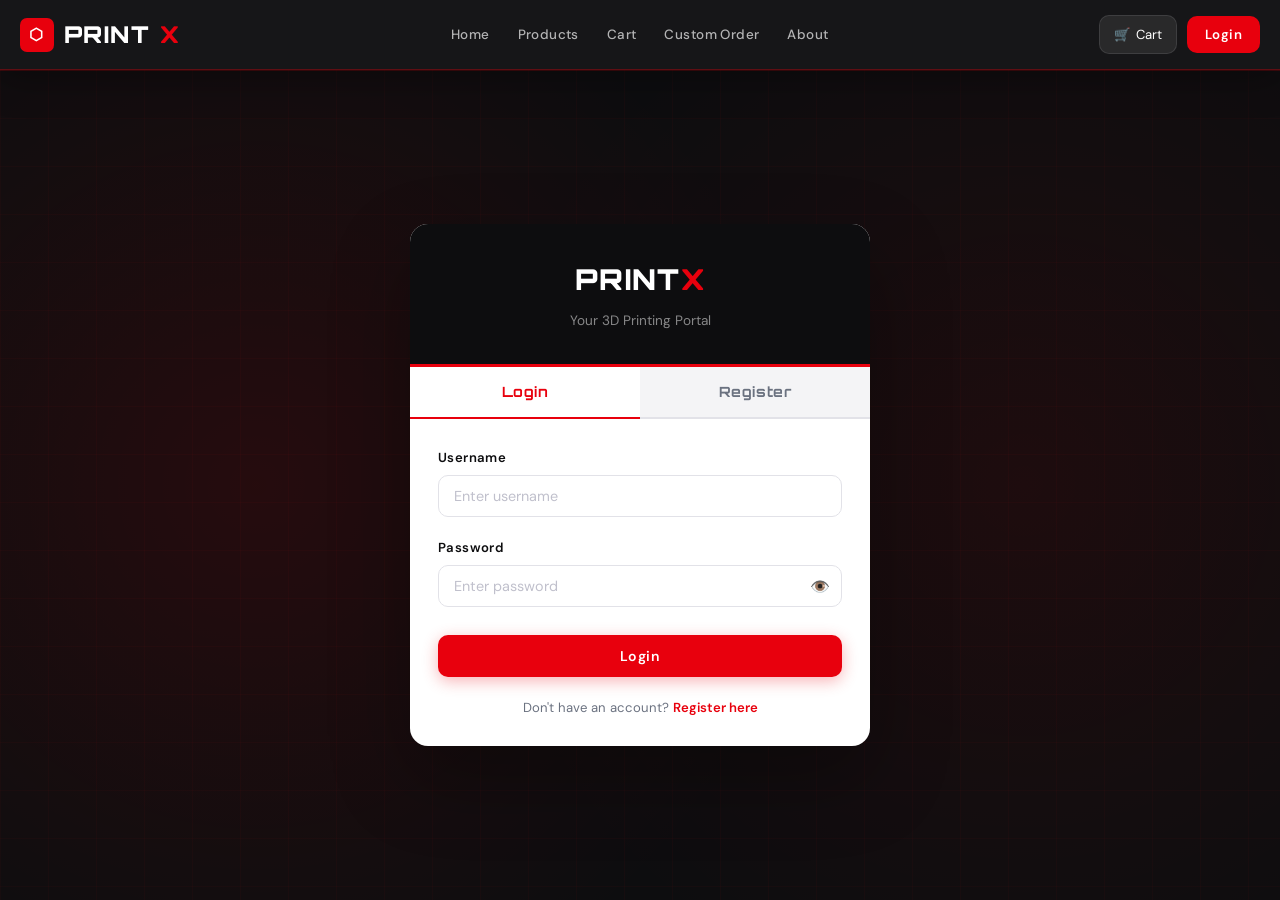
<file: docs/customer/orders.html>
<!DOCTYPE html>
<html lang="en">
<head>
  <meta charset="UTF-8">
  <meta name="viewport" content="width=device-width, initial-scale=1.0">
  <link rel="icon" href="../favicon.ico" type="image/x-icon">
  <title>My Orders – Print X</title>
  <link rel="stylesheet" href="../assets/css/style.css">
  <style>
    .orders-wrap {
      max-width: 1000px;
      margin: 0 auto;
      background: var(--white);
      border-radius: var(--radius-lg);
      box-shadow: var(--shadow);
      border: 1px solid var(--gray-mid);
      overflow: hidden;
    }

    .orders-header {
      display: flex;
      align-items: center;
      justify-content: space-between;
      padding: 22px 28px;
      border-bottom: 1px solid var(--gray-mid);
      flex-wrap: wrap;
      gap: 12px;
    }

    .orders-header h3 {
      font-family: var(--font-display);
      font-size: 1rem;
    }

    /* Mobile order cards */
    .order-card {
      display: none;
      padding: 18px 20px;
      border-bottom: 1px solid var(--gray-mid);
      cursor: pointer;
      transition: background var(--transition);
    }

    .order-card:hover { background: var(--gray-light); }
    .order-card:last-child { border-bottom: none; }

    .order-card-top {
      display: flex;
      justify-content: space-between;
      align-items: center;
      margin-bottom: 8px;
      gap: 10px;
      flex-wrap: wrap;
    }

    .order-id {
      font-family: var(--font-mono);
      font-weight: 700;
      font-size: 0.88rem;
    }

    .order-date {
      font-size: 0.78rem;
      color: var(--gray-text);
    }

    .order-total {
      font-family: var(--font-display);
      color: var(--red);
      font-weight: 700;
    }

    .order-items-preview {
      font-size: 0.8rem;
      color: var(--gray-text);
      margin-top: 4px;
      white-space: nowrap;
      overflow: hidden;
      text-overflow: ellipsis;
    }

    .btn-danger {
      background: #fee2e2;
      color: #991b1b;
      border: 1px solid #fecaca;
    }

    .btn-danger:hover {
      background: #fecaca;
      transform: none;
    }

    /* Detail modal styles */
    .detail-row {
      display: flex;
      justify-content: space-between;
      padding: 10px 0;
      border-bottom: 1px solid var(--gray-mid);
      font-size: 0.88rem;
    }

    .detail-row:last-child { border-bottom: none; }

    @media (max-width: 640px) {
      .table-wrap table { display: none; }
      .order-card { display: block; }
    }
  </style>
</head>
<body>

<header class="navbar" id="navbar"></header>
<div class="toast-container"></div>

<div class="page-wrapper">
  <div class="page-header">
    <div class="container">
      <span class="section-label">ACCOUNT</span>
      <h1>My <span style="color:var(--red)">Orders</span></h1>
      <p>Track your 3D print orders and custom requests</p>
    </div>
  </div>

  <section class="section">
    <div class="container">
      <div class="orders-wrap">
        <div class="orders-header">
          <h3>Order History</h3>
          <span id="ordersCount" class="font-mono text-gray text-sm"></span>
        </div>

        <!-- Desktop Table -->
        <div class="table-wrap">
          <table>
            <thead>
              <tr>
                <th>#</th>
                <th>Date</th>
                <th>Items</th>
                <th>Total</th>
                <th>Status</th>
                <th>Action</th>
              </tr>
            </thead>
            <tbody id="ordersTable">
              <tr>
                <td colspan="6" style="padding:60px;text-align:center;">
                  <div class="spinner" style="margin:0 auto 16px"></div>
                  Loading orders…
                </td>
              </tr>
            </tbody>
          </table>
        </div>

        <!-- Mobile Cards -->
        <div id="orderCards"></div>
      </div>
    </div>
  </section>
</div>

<!-- Order Detail Modal -->
<div class="modal-overlay hidden" id="orderModal">
  <div class="modal" style="max-width:560px">
    <div class="modal-title">
      Order Details
      <button class="modal-close" onclick="document.getElementById('orderModal').classList.add('hidden')">✕</button>
    </div>
    <div id="orderModalContent">Loading…</div>
  </div>
</div>

<footer class="footer" id="footer"></footer>

<script src="../assets/js/script.js"></script>
<script>
(function () {
  'use strict';

  if (!Auth.isLoggedIn()) {
    window.location.href = 'login.html';
    return;
  }

  let ordersData = [];

  async function loadOrders() {
    const { ok, data } = await apiFetch('/orders/');
    const tbody    = document.getElementById('ordersTable');
    const cards    = document.getElementById('orderCards');
    const countEl  = document.getElementById('ordersCount');

    if (!ok) {
      tbody.innerHTML = '<tr><td colspan="6" style="padding:40px;text-align:center;color:var(--red)">' + (data?.error || 'Failed to load orders') + '</td></tr>';
      return;
    }

    ordersData = data.orders || [];
    countEl.textContent = ordersData.length + ' order' + (ordersData.length !== 1 ? 's' : '');

    if (ordersData.length === 0) {
      const emptyHtml = `
        <div class="empty-state" style="padding: 40px 20px; text-align: center;">
          <div class="icon" style="font-size: 3rem; margin-bottom: 1rem;">📦</div>
          <h3>No Orders Yet</h3>
          <p>You haven't placed any orders. When you do, they'll show up here.</p>
          <a href="product.html" class="btn btn-primary mt-16">Start Shopping</a>
        </div>`;
      tbody.innerHTML = `<tr><td colspan="6">${emptyHtml}</td></tr>`;
      // For the mobile view, we wrap the content in an .order-card div.
      // This class is hidden by default on desktop and shown on mobile via the existing CSS media query.
      cards.innerHTML = `<div class="order-card">${emptyHtml}</div>`;
      return;
    }

    // Desktop rows
    tbody.innerHTML = ordersData.map(function(o) {
      var items = (o.items || []).slice(0, 2).map(function(i) { return (i.product_name || i.name || 'Item') + ' ×' + i.quantity; }).join(', ');
      if ((o.items || []).length > 2) items += '…';
      var canDel = o.status === 'cancelled' || o.status === 'delivered';
      return '<tr style="cursor:pointer" onclick="openDetail(' + o.id + ')">' +
        '<td><span class="font-mono fw-700">#' + o.id + '</span></td>' +
        '<td style="font-size:0.85rem">' + formatDate(o.date) + '</td>' +
        '<td style="font-size:0.85rem;max-width:240px;overflow:hidden;text-overflow:ellipsis;white-space:nowrap">' + items + '</td>' +
        '<td><span class="font-display" style="color:var(--red);font-weight:700">' + formatPrice(o.total_price) + '</span></td>' +
        '<td>' + statusBadge(o.status) + '</td>' +
        '<td>' + (canDel ? '<button class="btn btn-danger btn-sm" onclick="event.stopPropagation();deleteOrder(' + o.id + ')">Delete</button>' : '—') + '</td>' +
      '</tr>';
    }).join('');

    // Mobile cards
    cards.innerHTML = ordersData.map(function(o) {
      var items = (o.items || []).map(function(i) { return (i.product_name || i.name || 'Item') + ' ×' + i.quantity; }).join(', ');
      return '<div class="order-card" onclick="openDetail(' + o.id + ')">' +
        '<div class="order-card-top">' +
          '<span class="order-id">#' + o.id + '</span>' +
          statusBadge(o.status) +
        '</div>' +
        '<div class="flex-between">' +
          '<span class="order-date">' + formatDate(o.date) + '</span>' +
          '<span class="order-total">' + formatPrice(o.total_price) + '</span>' +
        '</div>' +
        '<div class="order-items-preview">' + items + '</div>' +
      '</div>';
    }).join('');
  }

  window.openDetail = function(id) {
    const order = ordersData.find(function(o) { return o.id == id; });
    if (!order) return;

    var canDel = order.status === 'cancelled' || order.status === 'delivered';
    var itemsHtml = (order.items || []).map(function(i) {
      return '<div class="detail-row"><span>' + (i.product_name || i.name || 'Item') + ' ×' + i.quantity + '</span><span>' + formatPrice(i.subtotal || 0) + '</span></div>';
    }).join('') || '<p class="text-gray">No items</p>';

    document.getElementById('orderModalContent').innerHTML =
      '<div style="background:var(--gray-light);border-radius:var(--radius);padding:16px;margin-bottom:20px;font-size:0.88rem">' +
        '<div class="detail-row"><span>Order ID</span><span class="font-mono">#' + order.id + '</span></div>' +
        '<div class="detail-row"><span>Date</span><span>' + formatDate(order.date) + '</span></div>' +
        '<div class="detail-row"><span>Status</span><span>' + statusBadge(order.status) + '</span></div>' +
        '<div class="detail-row"><span>Total</span><span class="font-display" style="color:var(--red);font-weight:700">' + formatPrice(order.total_price) + '</span></div>' +
      '</div>' +
      '<h4 style="margin-bottom:12px">Items</h4>' +
      itemsHtml +
      (canDel ? '<button class="btn btn-danger btn-sm mt-16" onclick="deleteOrder(' + order.id + ')">Delete Order</button>' : '');

    document.getElementById('orderModal').classList.remove('hidden');
  };

  window.deleteOrder = async function(id) {
    if (!confirm('Delete order #' + id + '? This cannot be undone.')) return;
    const { ok, data } = await apiFetch('/orders/delete/' + id + '/', { method: 'DELETE' });
    if (ok) {
      Toast.success('Order deleted.');
      document.getElementById('orderModal').classList.add('hidden');
      loadOrders();
    } else {
      Toast.error(data?.error || 'Failed to delete order.');
    }
  };

  document.addEventListener('DOMContentLoaded', function() {
    loadOrders();
  });
})();
</script>
</body>
</html>
</file>
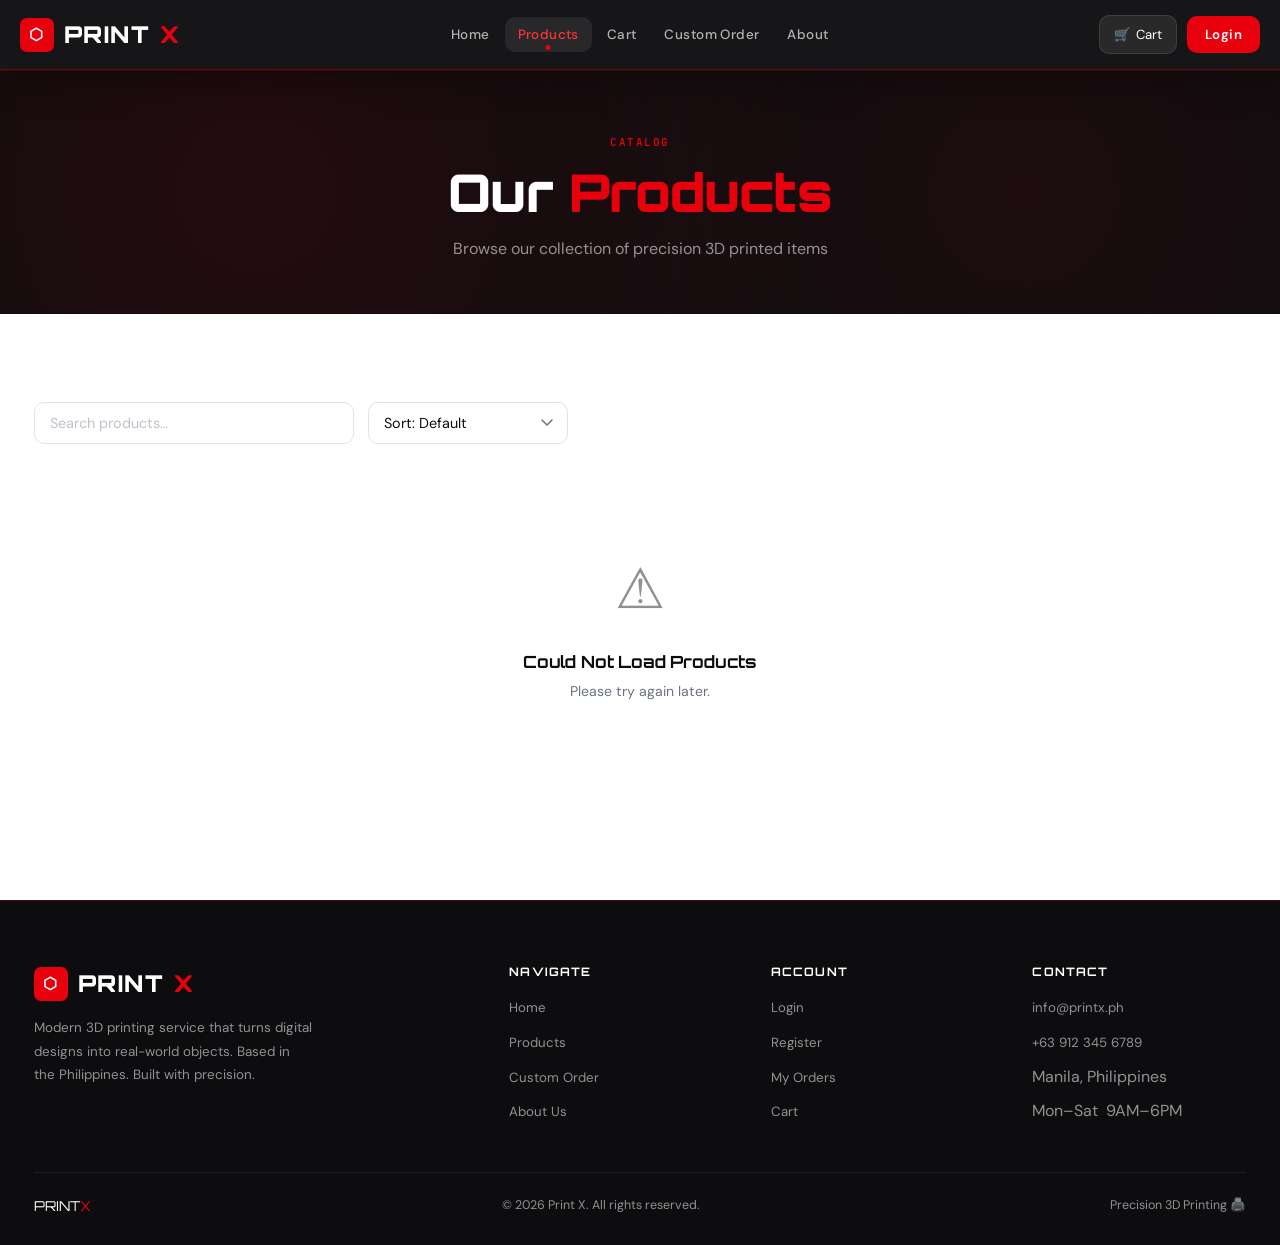
<file: docs/customer/product.html>
<!DOCTYPE html>
<html lang="en">
<head>
  <meta charset="UTF-8">
  <meta name="viewport" content="width=device-width, initial-scale=1.0">
  <meta name="description" content="Browse Print X's collection of precision 3D printed products.">
  <link rel="icon" href="../favicon.ico" type="image/x-icon">
  <title>Products – Print X</title>
  <link rel="stylesheet" href="../assets/css/style.css">
</head>
<body>

<header class="navbar" id="navbar"></header>
<div class="toast-container"></div>

<div class="page-wrapper">
  <div class="page-header">
    <div class="container">
      <span class="section-label">CATALOG</span>
      <h1>Our <span style="color:var(--red)">Products</span></h1>
      <p>Browse our collection of precision 3D printed items</p>
    </div>
  </div>

  <section class="section">
    <div class="container">
      <div class="filters-bar">
        <input type="text" id="search-input" class="form-control"
          placeholder="Search products…" style="max-width:320px;" oninput="filterProducts()">
        <select id="sort-select" class="form-control" style="max-width:200px;" onchange="filterProducts()">
          <option value="default">Sort: Default</option>
          <option value="price-asc">Price: Low → High</option>
          <option value="price-desc">Price: High → Low</option>
          <option value="name">Name A–Z</option>
        </select>
        <span id="product-count" class="font-mono text-gray text-sm"></span>
      </div>

      <div class="products-grid" id="products-grid">
        <div class="loading-wrap">
          <div class="spinner"></div>
          <span>Loading products…</span>
        </div>
      </div>
    </div>
  </section>
</div>

<footer class="footer" id="footer"></footer>

<script src="../assets/js/script.js"></script>
<script>
let allProducts = [];

async function loadProducts() {
  const grid = document.getElementById('products-grid');
  try {
    const { ok, data } = await apiFetch('/products/');
    if (!ok) {
      grid.innerHTML = '<div class="empty-state"><div class="icon">⚠️</div><h3>Could Not Load Products</h3><p>Please try again later.</p></div>';
      return;
    }
    allProducts = data.products || [];
    renderProducts(allProducts);
  } catch {
    grid.innerHTML = '<div class="empty-state"><div class="icon">🖨️</div><h3>Store Coming Soon</h3><p>Our product catalog is being set up!</p></div>';
  }
}

function filterProducts() {
  const query = document.getElementById('search-input').value.toLowerCase().trim();
  const sort  = document.getElementById('sort-select').value;
  let filtered = allProducts.filter(p =>
    (p.name || '').toLowerCase().includes(query) ||
    (p.description || '').toLowerCase().includes(query)
  );
  if (sort === 'price-asc')       filtered.sort((a, b) => a.price - b.price);
  else if (sort === 'price-desc') filtered.sort((a, b) => b.price - a.price);
  else if (sort === 'name')       filtered.sort((a, b) => (a.name || '').localeCompare(b.name || ''));
  renderProducts(filtered);
}

function renderProducts(products) {
  const grid  = document.getElementById('products-grid');
  const count = document.getElementById('product-count');
  count.textContent = products.length + ' item' + (products.length !== 1 ? 's' : '');

  if (products.length === 0) {
    grid.innerHTML = '<div class="empty-state"><div class="icon">🔍</div><h3>No Products Found</h3><p>Try a different search term.</p></div>';
    return;
  }

  grid.innerHTML = products.map(function(p) {
    var imgHtml = p.image
      ? '<img src="' + p.image + '" alt="' + p.name + '" class="product-card-image" loading="lazy" onerror="this.style.display=\'none\';this.nextElementSibling.style.display=\'flex\'">'
      : '';
    return '<div class="product-card">' +
      imgHtml +
      '<div class="product-card-image-placeholder" style="' + (p.image ? 'display:none' : '') + '">🖨️</div>' +
      '<div class="product-card-body">' +
        '<div class="product-card-name">' + (p.name || 'Product') + '</div>' +
        '<div class="product-card-desc">' + (p.description || '') + '</div>' +
        '<div class="product-card-footer">' +
          '<span class="product-price">' + formatPrice(p.price) + '</span>' +
          '<button class="btn btn-primary btn-sm" onclick="addToCart(' + p.id + ', \'' + (p.name || '').replace(/'/g, "\\'") + '\')">Add to Cart</button>' +
        '</div>' +
      '</div>' +
    '</div>';
  }).join('');
}

document.addEventListener('DOMContentLoaded', loadProducts);
</script>
</body>
</html>
</file>
<file: docs/assets/css/style.css>
/* ═══════════════════════════════════════════════════════
   PRINT X — Global Stylesheet v2.0
   Theme: Precision Futuristic 3D Printing
   Responsive: Mobile-first, all breakpoints
   ═══════════════════════════════════════════════════════ */

@import url('https://fonts.googleapis.com/css2?family=Orbitron:wght@400;500;700;900&family=DM+Sans:ital,opsz,wght@0,9..40,300;0,9..40,400;0,9..40,500;0,9..40,600;1,9..40,400&family=JetBrains+Mono:wght@400;500;600&display=swap');

/* ── CSS Variables ─────────────────────────────────────── */
:root {
  --red: #e8000d;
  --red-dark: #b8000a;
  --red-light: #ff3333;
  --red-glow: rgba(232, 0, 13, 0.15);
  --red-subtle: rgba(232, 0, 13, 0.08);
  --white: #ffffff;
  --off-white: #fafafa;
  --gray-light: #f4f4f6;
  --gray-mid: #e2e2e8;
  --gray-text: #6b7280;
  --gray-dark: #374151;
  --dark: #0d0d0f;
  --dark-2: #161618;
  --dark-3: #1f1f22;
  --shadow-sm: 0 2px 8px rgba(0,0,0,0.06);
  --shadow: 0 4px 24px rgba(0,0,0,0.09);
  --shadow-md: 0 8px 32px rgba(0,0,0,0.12);
  --shadow-hover: 0 12px 48px rgba(232,0,13,0.18);
  --shadow-dark: 0 8px 40px rgba(0,0,0,0.4);
  --radius: 10px;
  --radius-lg: 18px;
  --radius-xl: 24px;
  --nav-height: 70px;
  --transition: 0.22s cubic-bezier(0.4, 0, 0.2, 1);
  --transition-slow: 0.4s cubic-bezier(0.4, 0, 0.2, 1);
  --font-display: 'Orbitron', monospace;
  --font-body: 'DM Sans', system-ui, sans-serif;
  --font-mono: 'JetBrains Mono', monospace;
}

/* ── Reset & Base ──────────────────────────────────────── */
*, *::before, *::after {
  box-sizing: border-box;
  margin: 0;
  padding: 0;
}

html {
  scroll-behavior: smooth;
  -webkit-text-size-adjust: 100%;
}

body {
  font-family: var(--font-body);
  background: var(--white);
  color: var(--dark);
  line-height: 1.6;
  min-height: 100vh;
  overflow-x: hidden;
}

a {
  color: inherit;
  text-decoration: none;
  transition: color var(--transition);
}

img {
  max-width: 100%;
  display: block;
  height: auto;
}

button {
  cursor: pointer;
  font-family: inherit;
  border: none;
  outline: none;
  background: none;
}

input, textarea, select {
  font-family: inherit;
  outline: none;
}

ul { list-style: none; }

/* ── Typography ────────────────────────────────────────── */
h1, h2, h3, h4 {
  font-family: var(--font-display);
  line-height: 1.15;
  letter-spacing: -0.01em;
  font-weight: 700;
}

h1 { font-size: clamp(1.75rem, 5vw, 3.25rem); font-weight: 900; }
h2 { font-size: clamp(1.35rem, 3vw, 2.1rem); font-weight: 700; }
h3 { font-size: clamp(1rem, 2vw, 1.2rem); font-weight: 700; }
h4 { font-size: 0.85rem; font-weight: 700; }

p { line-height: 1.7; }

/* ── Navbar ────────────────────────────────────────────── */
.navbar {
  position: sticky;
  top: 0;
  z-index: 1000;
  background: rgba(13, 13, 15, 0.96);
  height: var(--nav-height);
  display: flex;
  align-items: center;
  border-bottom: 1px solid rgba(232, 0, 13, 0.35);
  box-shadow: 0 4px 40px rgba(0,0,0,0.4), 0 1px 0 rgba(232,0,13,0.2);
  backdrop-filter: blur(12px);
  -webkit-backdrop-filter: blur(12px);
}

.nav-container {
  max-width: 1360px;
  margin: 0 auto;
  padding: 0 20px;
  width: 100%;
  display: flex;
  align-items: center;
  justify-content: space-between;
  gap: 16px;
}

.nav-logo {
  font-family: var(--font-display);
  font-weight: 900;
  font-size: clamp(1.1rem, 3vw, 1.45rem);
  color: var(--white);
  display: flex;
  align-items: center;
  gap: 10px;
  letter-spacing: 0.06em;
  flex-shrink: 0;
  text-decoration: none;
}

.nav-logo span { color: var(--red); }

.nav-logo-icon {
  width: 34px;
  height: 34px;
  background: var(--red);
  border-radius: 7px;
  display: flex;
  align-items: center;
  justify-content: center;
  font-size: 1rem;
  flex-shrink: 0;
}

.nav-links {
  display: flex;
  align-items: center;
  gap: 2px;
  flex: 1;
  justify-content: center;
}

.nav-links a {
  color: rgba(255,255,255,0.68);
  padding: 7px 13px;
  border-radius: var(--radius);
  font-size: 0.84rem;
  font-weight: 500;
  letter-spacing: 0.03em;
  transition: all var(--transition);
  position: relative;
  white-space: nowrap;
}

.nav-links a:hover,
.nav-links a.active {
  color: var(--white);
  background: rgba(255,255,255,0.08);
}

.nav-links a.active {
  color: var(--red-light);
}

.nav-links a.active::after {
  content: '';
  position: absolute;
  bottom: 2px;
  left: 50%;
  transform: translateX(-50%);
  width: 5px;
  height: 5px;
  background: var(--red);
  border-radius: 50%;
}

.nav-right {
  display: flex;
  align-items: center;
  gap: 10px;
  flex-shrink: 0;
}

.nav-cart-btn {
  position: relative;
  background: rgba(255,255,255,0.08);
  color: var(--white);
  padding: 8px 14px;
  border-radius: var(--radius);
  font-size: 0.82rem;
  display: flex;
  align-items: center;
  gap: 6px;
  transition: all var(--transition);
  white-space: nowrap;
  text-decoration: none;
  border: 1px solid rgba(255,255,255,0.1);
}

.nav-cart-btn:hover {
  background: var(--red);
  border-color: var(--red);
}

.cart-badge {
  background: var(--red);
  color: white;
  font-size: 0.62rem;
  font-weight: 700;
  min-width: 17px;
  height: 17px;
  border-radius: 9px;
  display: flex;
  align-items: center;
  justify-content: center;
  padding: 0 4px;
  font-family: var(--font-mono);
}

.nav-user-info {
  color: rgba(255,255,255,0.65);
  font-size: 0.78rem;
  display: flex;
  align-items: center;
  gap: 6px;
  white-space: nowrap;
}

.nav-user-info .username {
  color: var(--red-light);
  font-weight: 600;
}

.btn-nav-login {
  background: var(--red);
  color: white;
  padding: 8px 18px;
  border-radius: var(--radius);
  font-size: 0.83rem;
  font-weight: 600;
  transition: all var(--transition);
  letter-spacing: 0.03em;
  white-space: nowrap;
  border: none;
  cursor: pointer;
}

.btn-nav-login:hover {
  background: var(--red-dark);
  transform: translateY(-1px);
  box-shadow: 0 4px 16px rgba(232,0,13,0.35);
}

/* ── Hamburger ──────────────────────────────────────────── */
.nav-hamburger {
  display: none;
  flex-direction: column;
  gap: 5px;
  cursor: pointer;
  padding: 6px;
  border-radius: 6px;
  transition: background var(--transition);
}

.nav-hamburger:hover { background: rgba(255,255,255,0.08); }

.nav-hamburger span {
  display: block;
  width: 22px;
  height: 2px;
  background: white;
  border-radius: 2px;
  transition: all var(--transition);
}

.nav-hamburger.open span:nth-child(1) { transform: translateY(7px) rotate(45deg); }
.nav-hamburger.open span:nth-child(2) { opacity: 0; transform: scaleX(0); }
.nav-hamburger.open span:nth-child(3) { transform: translateY(-7px) rotate(-45deg); }

/* ── Mobile Nav Overlay ────────────────────────────────── */
@media (max-width: 840px) {
  .nav-links {
    display: none;
    position: fixed;
    top: var(--nav-height);
    left: 0;
    right: 0;
    background: rgba(13, 13, 15, 0.98);
    flex-direction: column;
    align-items: stretch;
    padding: 16px 20px 24px;
    gap: 4px;
    border-bottom: 2px solid var(--red);
    box-shadow: 0 8px 32px rgba(0,0,0,0.5);
    backdrop-filter: blur(12px);
    animation: navDropIn 0.2s ease;
  }

  @keyframes navDropIn {
    from { opacity: 0; transform: translateY(-8px); }
    to   { opacity: 1; transform: translateY(0); }
  }

  .nav-links.open { display: flex; }

  .nav-links a {
    padding: 12px 16px;
    font-size: 0.95rem;
    border-radius: var(--radius);
  }

  .nav-hamburger { display: flex; }

  .nav-user-info { display: none; }
  
  .nav-right {
    gap: 8px;
  }
}

@media (max-width: 480px) {
  .nav-container { padding: 0 16px; }
  .nav-cart-btn span:not(.cart-badge) { display: none; }
}

/* ── Buttons ────────────────────────────────────────────── */
.btn {
  display: inline-flex;
  align-items: center;
  justify-content: center;
  gap: 8px;
  padding: 12px 26px;
  border-radius: var(--radius);
  font-size: 0.88rem;
  font-weight: 600;
  letter-spacing: 0.04em;
  transition: all var(--transition);
  cursor: pointer;
  border: none;
  font-family: var(--font-body);
  white-space: nowrap;
  position: relative;
  overflow: hidden;
}

.btn::after {
  content: '';
  position: absolute;
  inset: 0;
  background: rgba(255,255,255,0);
  transition: background var(--transition);
}
.btn:hover::after { background: rgba(255,255,255,0.06); }

.btn-primary {
  background: var(--red);
  color: white;
  box-shadow: 0 4px 16px rgba(232,0,13,0.3);
}

.btn-primary:hover {
  background: var(--red-dark);
  transform: translateY(-2px);
  box-shadow: 0 8px 28px rgba(232,0,13,0.4);
}

.btn-primary:active { transform: translateY(0); box-shadow: none; }

.btn-outline {
  background: transparent;
  color: var(--red);
  border: 2px solid var(--red);
}

.btn-outline:hover {
  background: var(--red);
  color: white;
  transform: translateY(-2px);
  box-shadow: 0 6px 20px rgba(232,0,13,0.3);
}

.btn-dark {
  background: var(--dark);
  color: white;
}

.btn-dark:hover {
  background: var(--dark-2);
  transform: translateY(-2px);
  box-shadow: 0 6px 24px rgba(0,0,0,0.25);
}

.btn-white {
  background: white;
  color: var(--red);
  font-weight: 700;
}

.btn-white:hover {
  background: var(--gray-light);
  transform: translateY(-2px);
  box-shadow: 0 8px 24px rgba(0,0,0,0.18);
}

.btn-ghost {
  background: rgba(255,255,255,0.1);
  color: white;
  border: 1px solid rgba(255,255,255,0.2);
}

.btn-ghost:hover {
  background: rgba(255,255,255,0.18);
  transform: translateY(-1px);
}

.btn-sm  { padding: 7px 15px; font-size: 0.78rem; }
.btn-lg  { padding: 15px 38px; font-size: 0.96rem; }
.btn-xl  { padding: 18px 48px; font-size: 1.02rem; }
.btn-full { width: 100%; }

.btn:disabled,
.btn[disabled] {
  opacity: 0.5;
  cursor: not-allowed;
  transform: none !important;
  box-shadow: none !important;
}

/* ── Container ─────────────────────────────────────────── */
.container {
  max-width: 1260px;
  margin: 0 auto;
  padding: 0 24px;
}

@media (max-width: 480px) { .container { padding: 0 16px; } }

.section { padding: 88px 0; }
.section-sm { padding: 52px 0; }

/* ── Section Title ─────────────────────────────────────── */
.section-title {
  text-align: center;
  margin-bottom: 52px;
}

.section-title h2 { color: var(--dark); margin-bottom: 12px; }
.section-title p  { color: var(--gray-text); font-size: 1rem; max-width: 560px; margin: 0 auto; }

.section-title .line {
  width: 56px;
  height: 3px;
  background: var(--red);
  margin: 18px auto 0;
  border-radius: 2px;
}

/* ── Page Header ────────────────────────────────────────── */
.page-header {
  background: var(--dark);
  padding: 64px 0 52px;
  text-align: center;
  position: relative;
  overflow: hidden;
}

.page-header::before {
  content: '';
  position: absolute;
  inset: 0;
  background:
    radial-gradient(circle at 20% 50%, rgba(232,0,13,0.1) 0%, transparent 55%),
    radial-gradient(circle at 80% 50%, rgba(232,0,13,0.07) 0%, transparent 50%);
}

.page-header .container { position: relative; z-index: 1; }
.page-header h1 { color: var(--white); margin-bottom: 12px; }
.page-header p  { color: rgba(255,255,255,0.55); font-size: 1rem; }

/* ── Product Cards ─────────────────────────────────────── */
.products-grid {
  display: grid;
  grid-template-columns: repeat(auto-fill, minmax(272px, 1fr));
  gap: 24px;
}

@media (max-width: 600px) {
  .products-grid { grid-template-columns: repeat(2, 1fr); gap: 14px; }
}

@media (max-width: 380px) {
  .products-grid { grid-template-columns: 1fr; }
}

.product-card {
  background: var(--white);
  border-radius: var(--radius-lg);
  overflow: hidden;
  box-shadow: var(--shadow);
  transition: all var(--transition);
  border: 1px solid var(--gray-mid);
  display: flex;
  flex-direction: column;
}

.product-card:hover {
  transform: translateY(-6px);
  box-shadow: var(--shadow-hover);
  border-color: rgba(232,0,13,0.25);
}

.product-card-image,
.product-card-img {
  width: 100%;
  height: 200px;
  object-fit: cover;
  background: var(--gray-light);
}

.product-card-image-placeholder,
.product-card-img-placeholder {
  width: 100%;
  height: 200px;
  background: linear-gradient(135deg, var(--gray-light) 0%, var(--gray-mid) 100%);
  display: flex;
  align-items: center;
  justify-content: center;
  font-size: 2.5rem;
  color: rgba(0,0,0,0.15);
  font-family: var(--font-mono);
  font-size: 0.72rem;
  letter-spacing: 0.1em;
  color: var(--gray-text);
}

.product-card-body {
  padding: 18px 20px 20px;
  display: flex;
  flex-direction: column;
  flex: 1;
}

.product-card-name {
  font-family: var(--font-display);
  font-size: 0.88rem;
  font-weight: 700;
  color: var(--dark);
  margin-bottom: 7px;
  line-height: 1.35;
}

.product-card-desc {
  font-size: 0.8rem;
  color: var(--gray-text);
  margin-bottom: 16px;
  display: -webkit-box;
  -webkit-line-clamp: 2;
  -webkit-box-orient: vertical;
  overflow: hidden;
  line-height: 1.55;
  flex: 1;
}

.product-card-footer {
  display: flex;
  align-items: center;
  justify-content: space-between;
  gap: 10px;
  flex-wrap: wrap;
}

.product-price {
  font-family: var(--font-display);
  font-size: 1.15rem;
  font-weight: 700;
  color: var(--red);
}

/* ── Forms ─────────────────────────────────────────────── */
.form-group { margin-bottom: 20px; }

.form-group label {
  display: block;
  font-size: 0.82rem;
  font-weight: 600;
  color: var(--dark);
  margin-bottom: 7px;
  letter-spacing: 0.03em;
}

.form-control {
  width: 100%;
  padding: 11px 15px;
  border: 1.5px solid var(--gray-mid);
  border-radius: var(--radius);
  font-size: 0.9rem;
  background: var(--white);
  color: var(--dark);
  transition: border-color var(--transition), box-shadow var(--transition);
  -webkit-appearance: none;
  appearance: none;
}

.form-control:focus {
  border-color: var(--red);
  box-shadow: 0 0 0 3px var(--red-glow);
}

.form-control::placeholder { color: #c0c0cc; }

textarea.form-control { resize: vertical; min-height: 100px; }
select.form-control { cursor: pointer; background-image: url("data:image/svg+xml,%3Csvg xmlns='http://www.w3.org/2000/svg' width='12' height='8' viewBox='0 0 12 8'%3E%3Cpath d='M1 1l5 5 5-5' stroke='%236b7280' stroke-width='1.5' fill='none' stroke-linecap='round'/%3E%3C/svg%3E"); background-repeat: no-repeat; background-position: right 14px center; padding-right: 36px; }

/* ── Cards / Panels ────────────────────────────────────── */
.card {
  background: var(--white);
  border-radius: var(--radius-lg);
  padding: 32px;
  box-shadow: var(--shadow);
  border: 1px solid var(--gray-mid);
}

.card-sm { padding: 20px; }
.card-dark { background: var(--dark-2); border-color: rgba(255,255,255,0.08); }

/* ── Badges ────────────────────────────────────────────── */
.badge {
  display: inline-flex;
  align-items: center;
  padding: 3px 10px;
  border-radius: 20px;
  font-size: 0.7rem;
  font-weight: 700;
  letter-spacing: 0.05em;
  text-transform: uppercase;
  font-family: var(--font-mono);
}

.badge-pending    { background: #fef3c7; color: #92400e; }
.badge-reviewing  { background: #dbeafe; color: #1e3a8a; }
.badge-approved   { background: #d1fae5; color: #065f46; }
.badge-cancelled  { background: #fee2e2; color: #991b1b; }
.badge-completed  { background: #d1fae5; color: #065f46; }
.badge-processing { background: #dbeafe; color: #1e3a8a; }
.badge-warning    { background: #fef3c7; color: #92400e; }
.badge-success    { background: #d1fae5; color: #065f46; }
.badge-error      { background: #fee2e2; color: #991b1b; }
.badge-info       { background: #dbeafe; color: #1e3a8a; }
.badge-primary    { background: rgba(232,0,13,0.1); color: var(--red-dark); }
.badge-default    { background: var(--gray-light); color: var(--gray-dark); }

/* ── Toast Notification ────────────────────────────────── */
.toast-container {
  position: fixed;
  bottom: 24px;
  right: 24px;
  z-index: 9999;
  display: flex;
  flex-direction: column;
  gap: 10px;
  pointer-events: none;
  max-width: min(360px, calc(100vw - 32px));
}

.toast {
  background: var(--dark);
  color: white;
  padding: 13px 18px;
  border-radius: var(--radius);
  font-size: 0.85rem;
  display: flex;
  align-items: center;
  gap: 10px;
  box-shadow: 0 8px 32px rgba(0,0,0,0.25);
  pointer-events: auto;
  animation: slideInRight 0.3s ease;
  border-left: 4px solid var(--red);
  word-break: break-word;
}

.toast.success { border-color: #22c55e; }
.toast.error   { border-color: var(--red); }
.toast.info    { border-color: #3b82f6; }

@keyframes slideInRight {
  from { transform: translateX(110%); opacity: 0; }
  to   { transform: translateX(0); opacity: 1; }
}

@keyframes slideOutRight {
  from { transform: translateX(0); opacity: 1; }
  to   { transform: translateX(110%); opacity: 0; }
}

/* ── Grid Layouts ──────────────────────────────────────── */
.grid-2 { display: grid; grid-template-columns: 1fr 1fr; gap: 28px; }
.grid-3 { display: grid; grid-template-columns: repeat(3, 1fr); gap: 24px; }
.grid-4 { display: grid; grid-template-columns: repeat(4, 1fr); gap: 24px; }

@media (max-width: 900px)  { .grid-3 { grid-template-columns: repeat(2, 1fr); } }
@media (max-width: 700px)  { .grid-2, .grid-3 { grid-template-columns: 1fr; } }
@media (max-width: 900px)  { .grid-4 { grid-template-columns: repeat(2, 1fr); } }
@media (max-width: 480px)  { .grid-4 { grid-template-columns: 1fr; } }

/* ── Table ─────────────────────────────────────────────── */
.table-wrap { overflow-x: auto; -webkit-overflow-scrolling: touch; border-radius: var(--radius); }

table { width: 100%; border-collapse: collapse; font-size: 0.87rem; min-width: 480px; }

thead th {
  background: var(--gray-light);
  color: var(--dark);
  font-weight: 700;
  font-size: 0.73rem;
  text-transform: uppercase;
  letter-spacing: 0.07em;
  padding: 12px 16px;
  text-align: left;
  border-bottom: 2px solid var(--gray-mid);
  font-family: var(--font-mono);
  white-space: nowrap;
}

tbody td { padding: 13px 16px; border-bottom: 1px solid var(--gray-mid); vertical-align: middle; }
tbody tr:last-child td { border-bottom: none; }
tbody tr:hover { background: var(--gray-light); }

/* ── Modal ─────────────────────────────────────────────── */
.modal-overlay {
  position: fixed;
  inset: 0;
  background: rgba(0,0,0,0.65);
  z-index: 5000;
  display: flex;
  align-items: center;
  justify-content: center;
  padding: 20px;
  backdrop-filter: blur(6px);
  -webkit-backdrop-filter: blur(6px);
}

.modal {
  background: var(--white);
  border-radius: var(--radius-lg);
  padding: 36px;
  max-width: 500px;
  width: 100%;
  box-shadow: 0 32px 100px rgba(0,0,0,0.25);
  animation: modalIn 0.25s ease;
  max-height: calc(100vh - 40px);
  overflow-y: auto;
}

@media (max-width: 480px) { .modal { padding: 24px; border-radius: var(--radius); } }

@keyframes modalIn {
  from { transform: scale(0.93) translateY(16px); opacity: 0; }
  to   { transform: scale(1) translateY(0); opacity: 1; }
}

.modal-title {
  font-family: var(--font-display);
  font-size: 1.15rem;
  font-weight: 700;
  margin-bottom: 20px;
  display: flex;
  align-items: center;
  justify-content: space-between;
  gap: 12px;
}

.modal-close {
  background: var(--gray-light);
  border: none;
  width: 32px;
  height: 32px;
  border-radius: 50%;
  cursor: pointer;
  font-size: 1rem;
  display: flex;
  align-items: center;
  justify-content: center;
  transition: all var(--transition);
  flex-shrink: 0;
}

.modal-close:hover { background: var(--red); color: white; }

/* ── Footer ────────────────────────────────────────────── */
.footer {
  background: var(--dark);
  color: rgba(255,255,255,0.55);
  padding: 64px 0 28px;
  border-top: 1px solid rgba(232,0,13,0.3);
}

.footer-grid {
  display: grid;
  grid-template-columns: 2fr 1fr 1fr 1fr;
  gap: 48px;
  margin-bottom: 48px;
}

.footer-brand .nav-logo { margin-bottom: 14px; text-decoration: none; }
.footer-brand p { font-size: 0.84rem; line-height: 1.75; max-width: 280px; }

.footer-col h4 {
  font-family: var(--font-display);
  font-size: 0.73rem;
  color: var(--white);
  letter-spacing: 0.1em;
  text-transform: uppercase;
  margin-bottom: 16px;
}

.footer-col ul { display: flex; flex-direction: column; gap: 9px; }
.footer-col ul a { font-size: 0.83rem; transition: color var(--transition); }
.footer-col ul a:hover { color: var(--red-light); }

.footer-bottom {
  border-top: 1px solid rgba(255,255,255,0.08);
  padding-top: 22px;
  display: flex;
  align-items: center;
  justify-content: space-between;
  font-size: 0.78rem;
  gap: 16px;
  flex-wrap: wrap;
}

.footer-bottom .logo-text {
  font-family: var(--font-display);
  color: var(--white);
  font-size: 0.85rem;
}

@media (max-width: 960px)  { .footer-grid { grid-template-columns: 1fr 1fr; gap: 32px; } }
@media (max-width: 600px)  { .footer-grid { grid-template-columns: 1fr; gap: 28px; } }
@media (max-width: 480px)  { .footer-bottom { flex-direction: column; gap: 8px; text-align: center; } }

/* ── Loading Spinner ───────────────────────────────────── */
.spinner {
  width: 38px;
  height: 38px;
  border: 3px solid var(--gray-mid);
  border-top-color: var(--red);
  border-radius: 50%;
  animation: spin 0.75s linear infinite;
}

@keyframes spin { to { transform: rotate(360deg); } }

.loading-wrap {
  display: flex;
  flex-direction: column;
  align-items: center;
  justify-content: center;
  padding: 72px 24px;
  gap: 16px;
  color: var(--gray-text);
  font-size: 0.88rem;
  grid-column: 1 / -1;
}

/* ── Empty State ───────────────────────────────────────── */
.empty-state {
  text-align: center;
  padding: 72px 24px;
  grid-column: 1 / -1;
}

.empty-state .icon { font-size: 3.5rem; margin-bottom: 18px; opacity: 0.45; }
.empty-state h3    { font-family: var(--font-display); margin-bottom: 9px; font-size: 1.05rem; }
.empty-state p     { color: var(--gray-text); font-size: 0.88rem; margin-bottom: 24px; }

/* ── Payment QR ────────────────────────────────────────── */
.payment-qr {
  max-width: 200px;
  height: auto;
  display: block;
  margin: 0 auto 12px;
  border-radius: var(--radius);
  box-shadow: 0 4px 16px rgba(0,0,0,0.1);
}

@media (max-width: 768px) { .payment-qr { max-width: 160px; } }
@media (max-width: 480px) { .payment-qr { max-width: 140px; } }

/* ── Developer Cards ───────────────────────────────────── */
.developers-grid {
  display: grid;
  grid-template-columns: repeat(4, 1fr);
  gap: 24px;
}

@media (max-width: 900px) { .developers-grid { grid-template-columns: repeat(2, 1fr); gap: 18px; } }
@media (max-width: 480px) { .developers-grid { grid-template-columns: repeat(2, 1fr); gap: 14px; } }

.dev-card { text-align: center; }

.dev-img {
  width: 100%;
  height: 220px;
  object-fit: cover;
  object-position: top;
  border-radius: var(--radius-lg);
  transition: all var(--transition);
  border: 2px solid var(--gray-mid);
}

.dev-img:hover {
  transform: scale(1.02);
  border-color: var(--red);
  box-shadow: var(--shadow-hover);
}

@media (max-width: 900px) { .dev-img { height: 190px; } }
@media (max-width: 480px) { .dev-img { height: 160px; border-radius: var(--radius); } }

/* ── Checkout Layout ───────────────────────────────────── */
.checkout-layout {
  display: grid;
  grid-template-columns: 1fr 380px;
  gap: 32px;
  align-items: start;
}

@media (max-width: 960px) { .checkout-layout { grid-template-columns: 1fr; } }

/* ── Filters Bar ───────────────────────────────────────── */
.filters-bar {
  display: flex;
  align-items: center;
  gap: 14px;
  margin-bottom: 28px;
  flex-wrap: wrap;
}

@media (max-width: 600px) {
  .filters-bar { flex-direction: column; align-items: stretch; }
  .filters-bar .form-control { max-width: 100% !important; }
}

/* ── Section Label ─────────────────────────────────────── */
.section-label {
  font-family: var(--font-mono);
  font-size: 0.68rem;
  font-weight: 600;
  letter-spacing: 0.14em;
  text-transform: uppercase;
  color: var(--red);
  margin-bottom: 12px;
  display: block;
}

/* ── Accent Chip ───────────────────────────────────────── */
.chip {
  display: inline-flex;
  align-items: center;
  gap: 7px;
  background: var(--red-subtle);
  border: 1px solid rgba(232,0,13,0.25);
  color: var(--red-light);
  padding: 5px 14px;
  border-radius: 20px;
  font-size: 0.74rem;
  font-family: var(--font-mono);
  letter-spacing: 0.07em;
  margin-bottom: 16px;
}

.chip::before {
  content: '';
  width: 5px;
  height: 5px;
  background: var(--red);
  border-radius: 50%;
  animation: pulse 1.6s ease infinite;
}

@keyframes pulse {
  0%, 100% { opacity: 1; transform: scale(1); }
  50%       { opacity: 0.45; transform: scale(0.75); }
}

/* ── Divider ────────────────────────────────────────────── */
.divider { height: 1px; background: var(--gray-mid); margin: 24px 0; }

/* ── Utility ────────────────────────────────────────────── */
.text-center  { text-align: center; }
.text-left    { text-align: left; }
.text-red     { color: var(--red); }
.text-gray    { color: var(--gray-text); }
.text-white   { color: var(--white); }
.text-muted   { color: var(--gray-text); }
.text-sm      { font-size: 0.85rem; }
.text-xs      { font-size: 0.75rem; }
.font-mono    { font-family: var(--font-mono); }
.font-display { font-family: var(--font-display); }
.fw-700       { font-weight: 700; }
.mt-8  { margin-top: 8px; }
.mt-12 { margin-top: 12px; }
.mt-16 { margin-top: 16px; }
.mt-24 { margin-top: 24px; }
.mt-32 { margin-top: 32px; }
.mt-48 { margin-top: 48px; }
.mb-8  { margin-bottom: 8px; }
.mb-16 { margin-bottom: 16px; }
.mb-24 { margin-bottom: 24px; }
.mb-32 { margin-bottom: 32px; }
.flex  { display: flex; }
.flex-center  { display: flex; align-items: center; justify-content: center; }
.flex-between { display: flex; align-items: center; justify-content: space-between; }
.flex-wrap    { flex-wrap: wrap; }
.gap-8   { gap: 8px; }
.gap-12  { gap: 12px; }
.gap-16  { gap: 16px; }
.gap-24  { gap: 24px; }
.hidden  { display: none !important; }
.w-full  { width: 100%; }
.accent-bar { width: 48px; height: 4px; background: var(--red); border-radius: 2px; margin-bottom: 16px; }

/* ── Page wrapper (prevent layout shift) ───────────────── */
.page-wrapper { min-height: calc(100vh - var(--nav-height)); }
</file>
